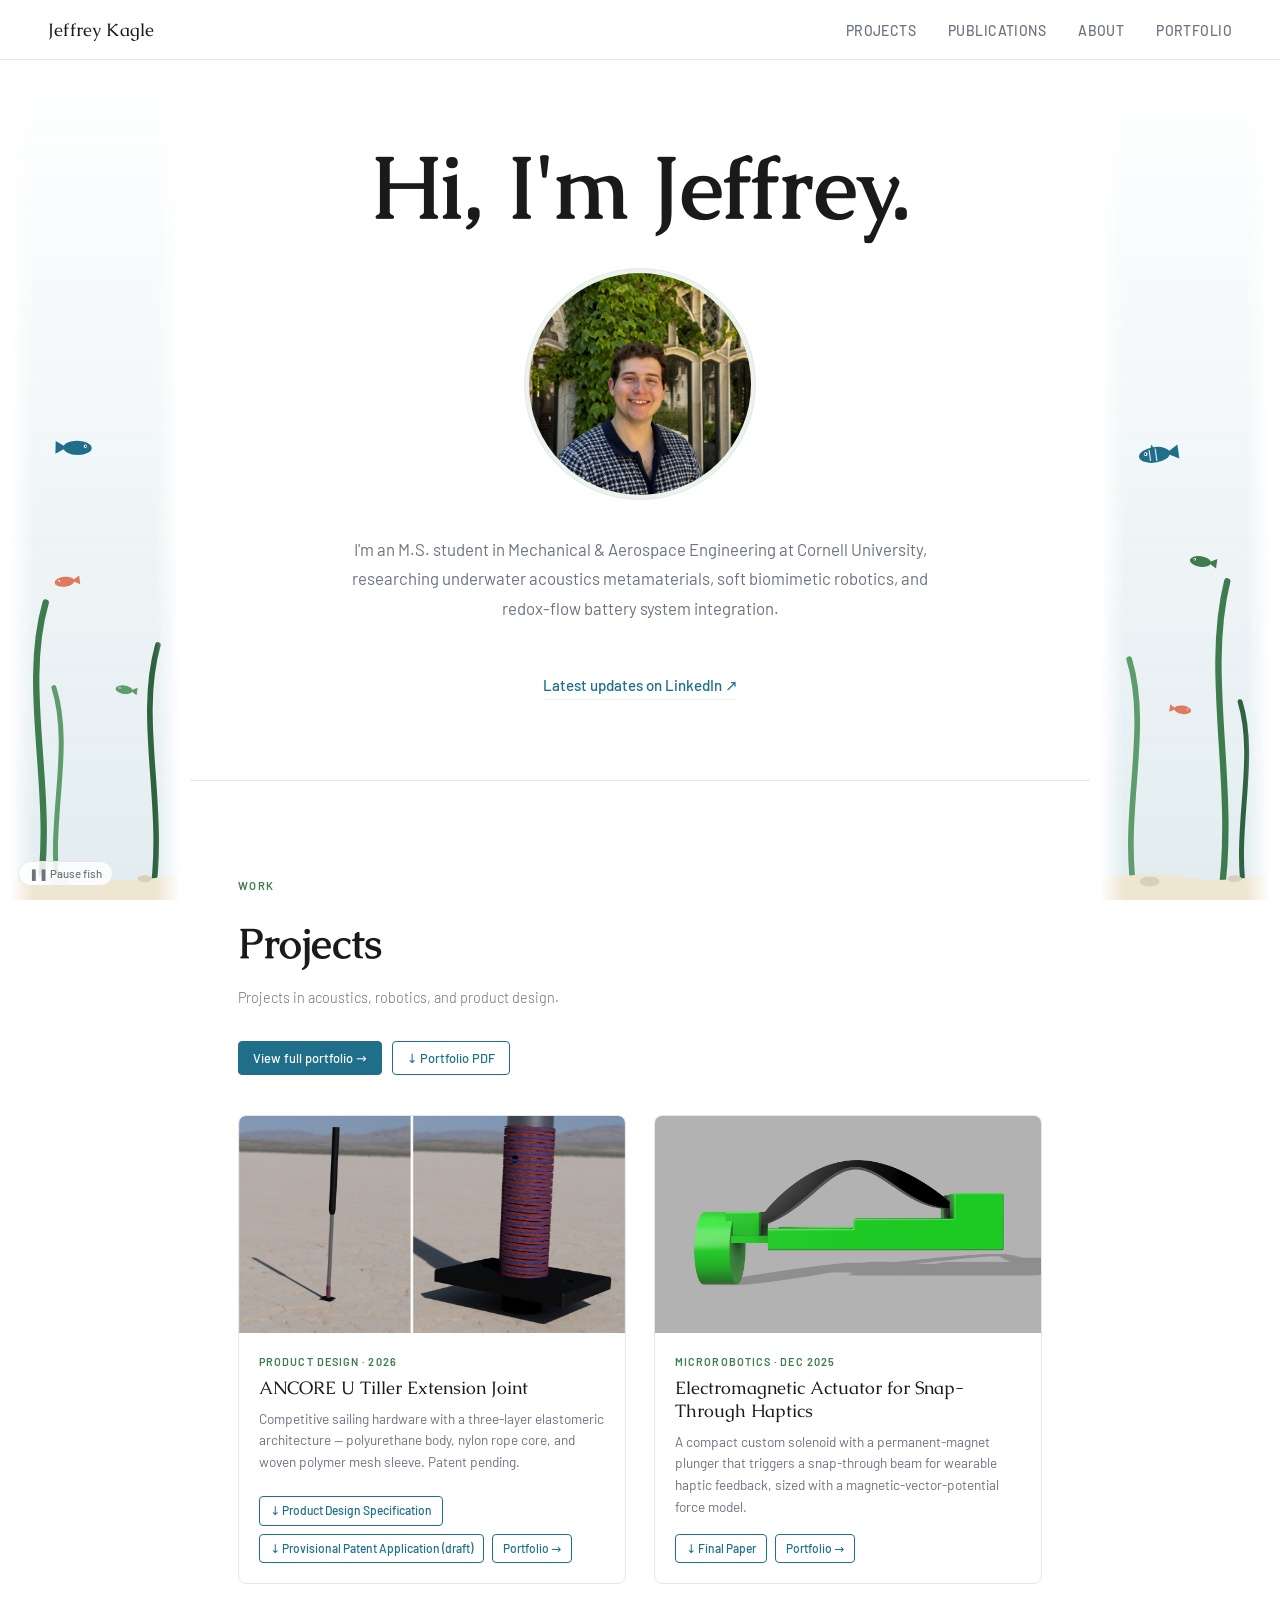
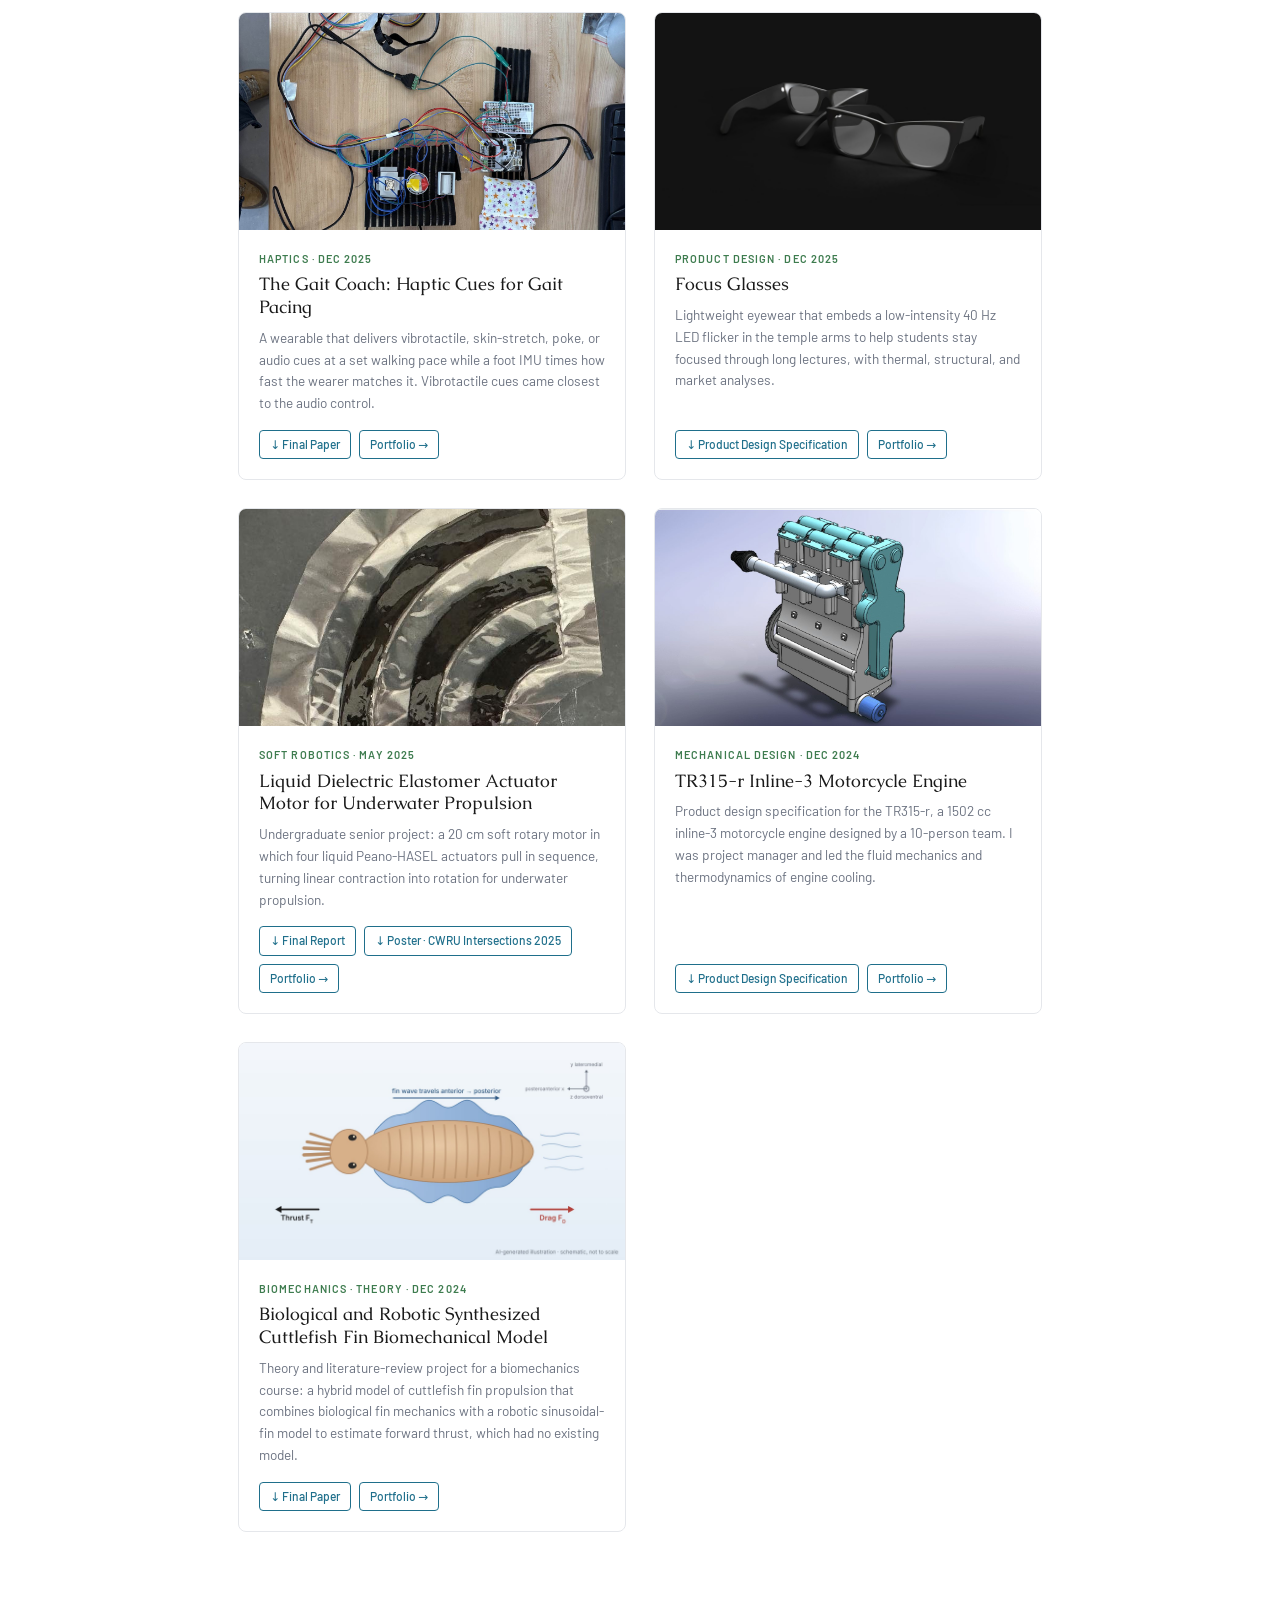
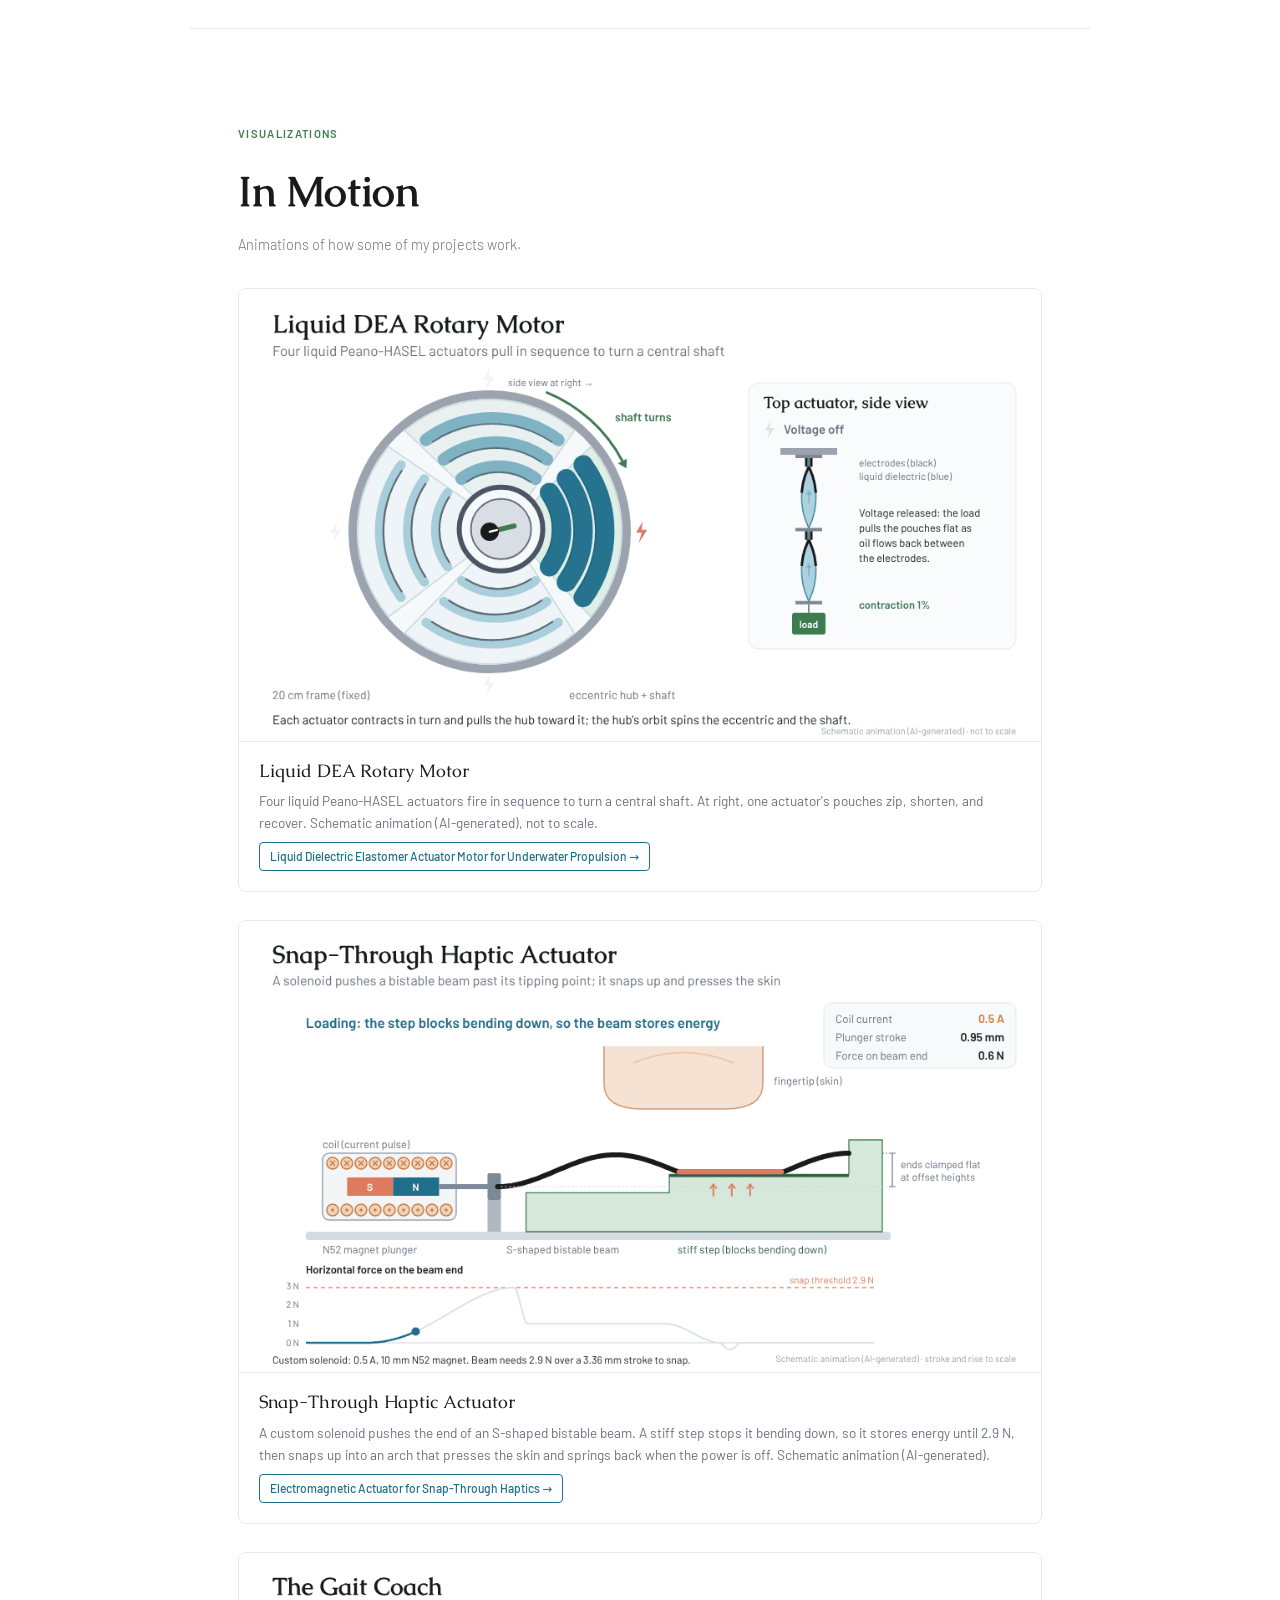
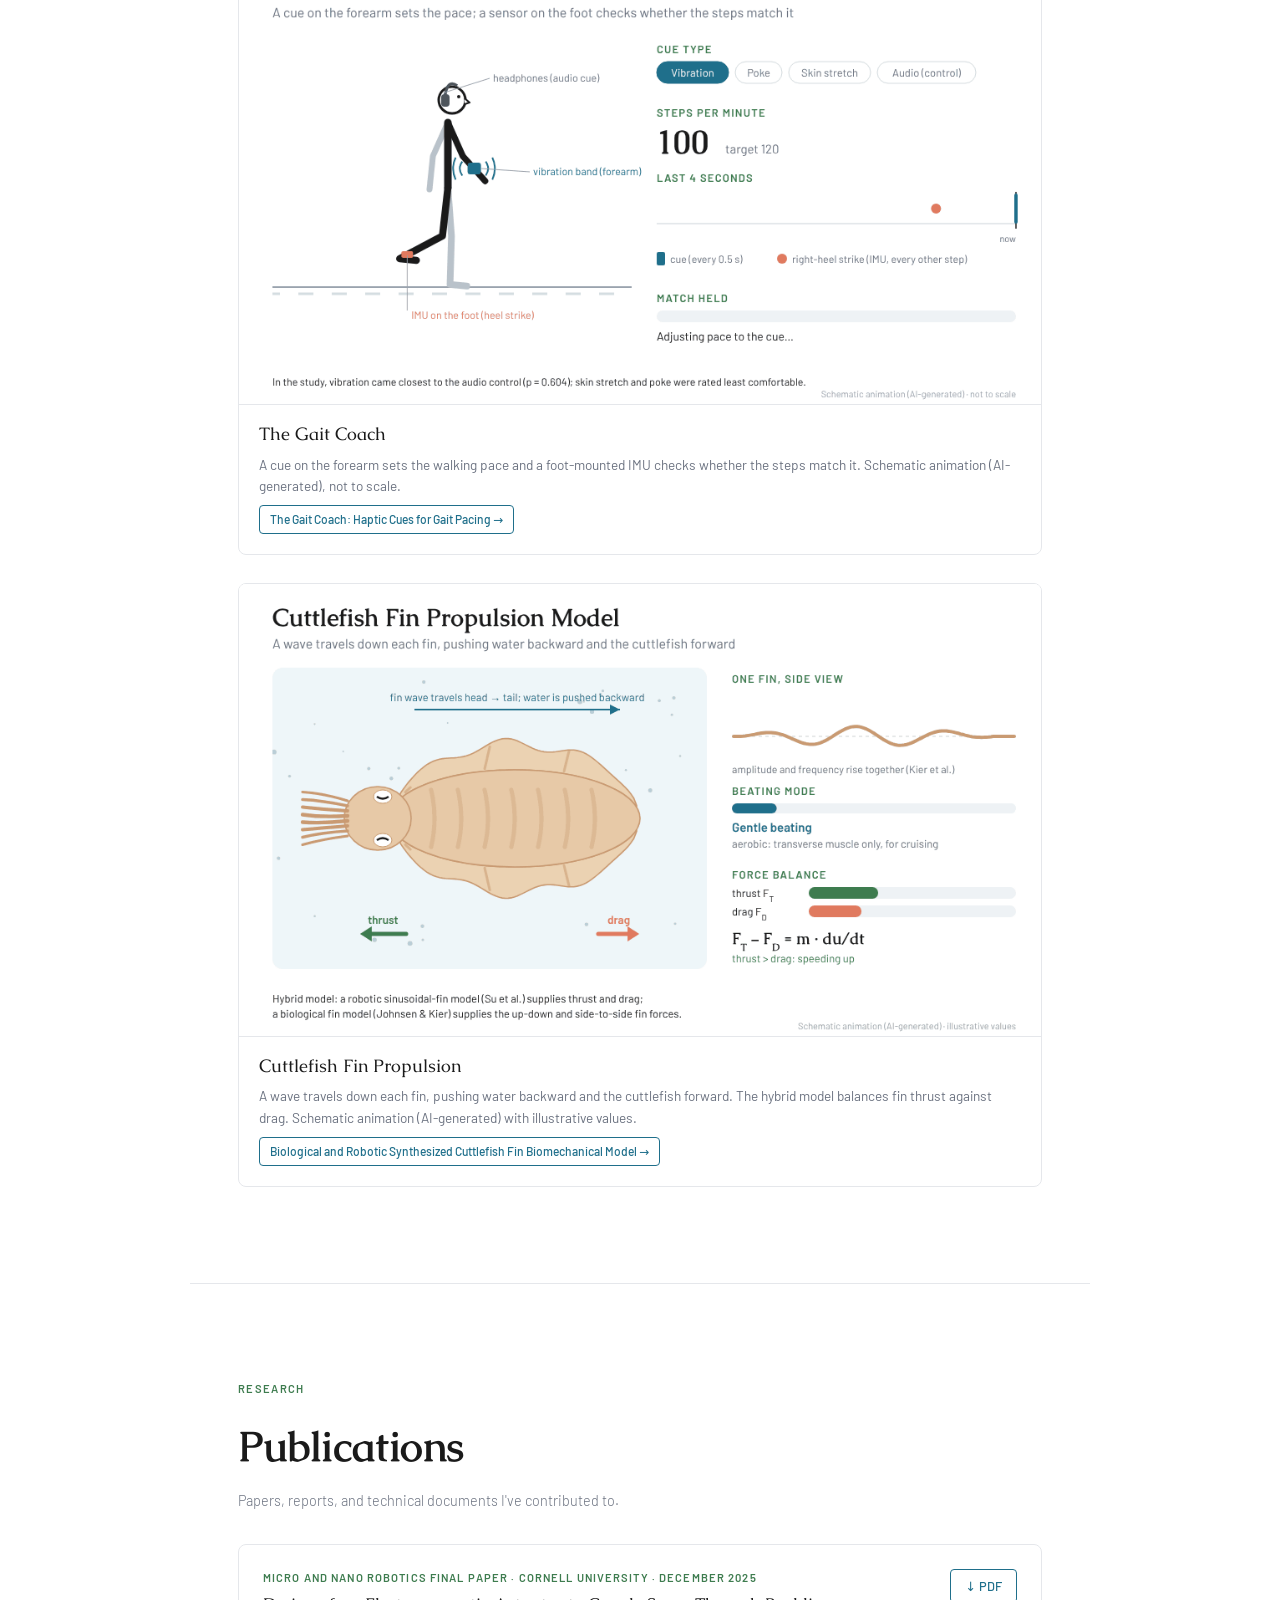
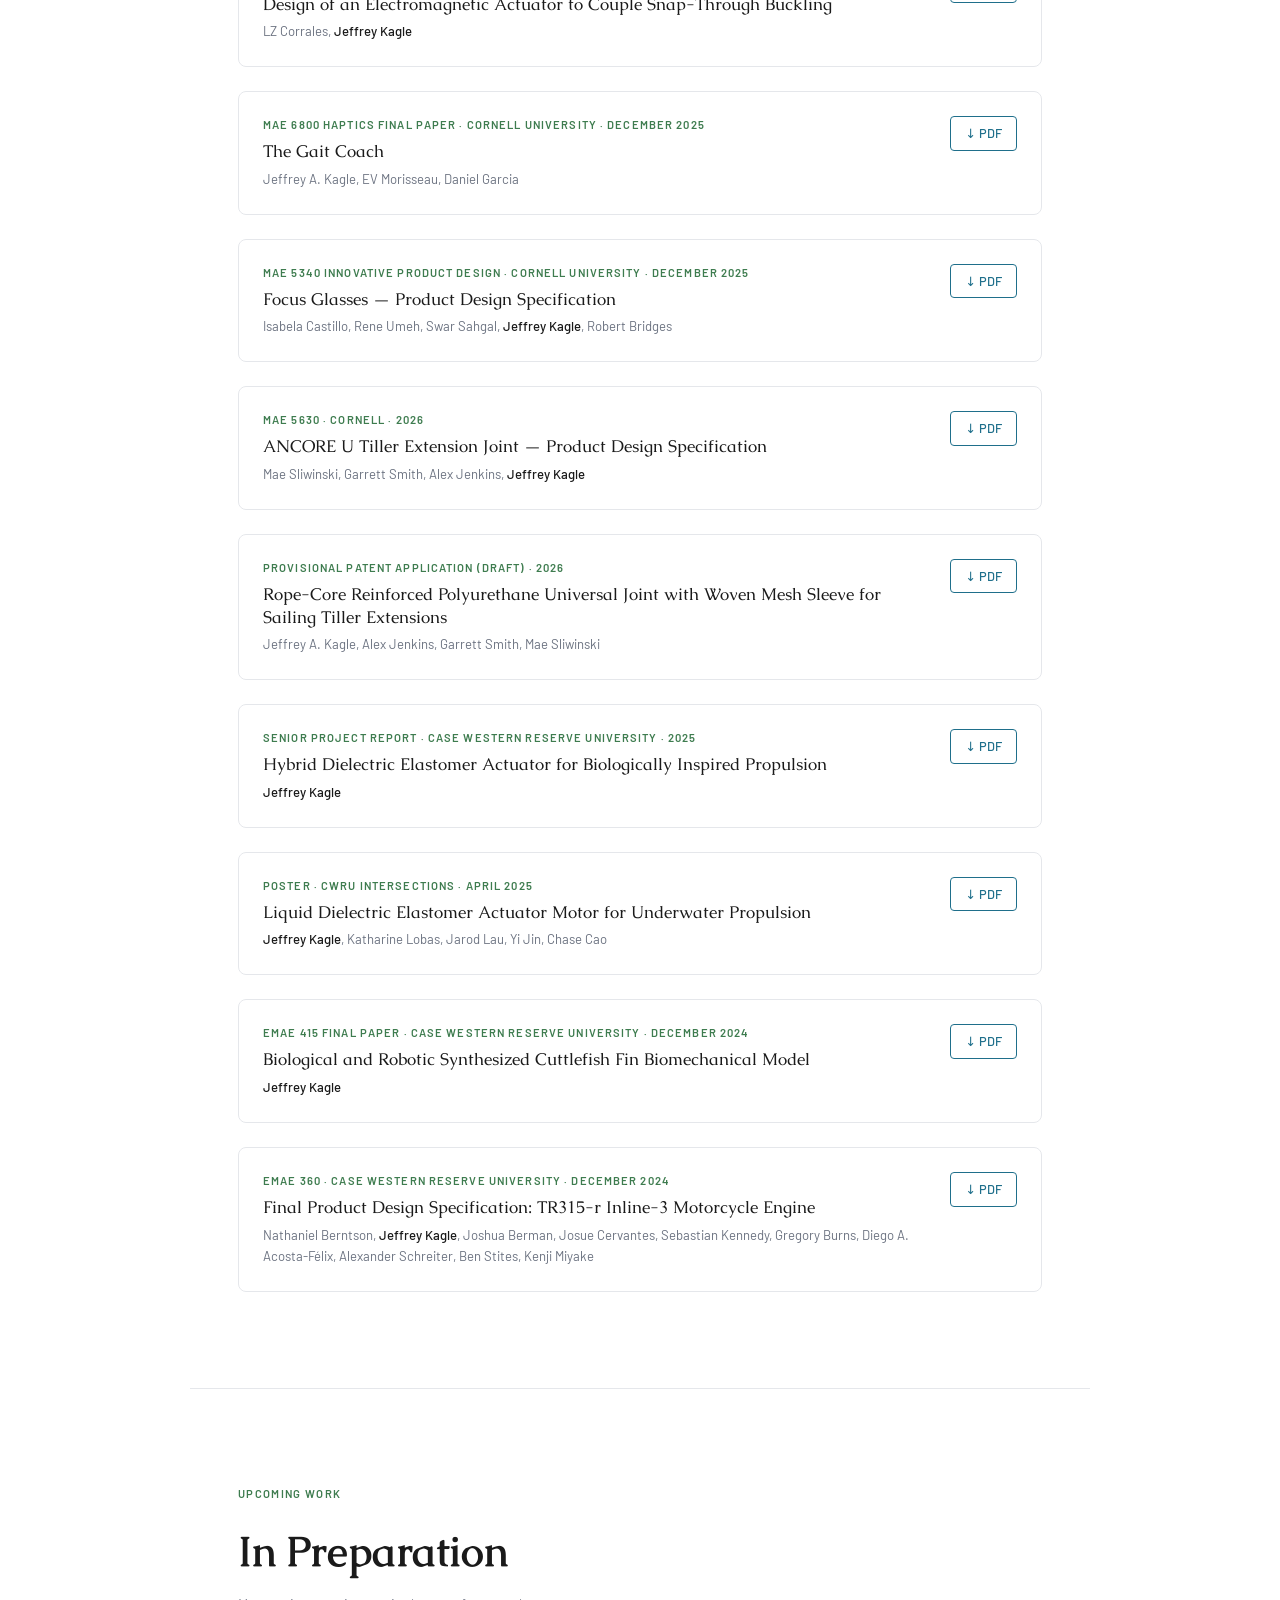
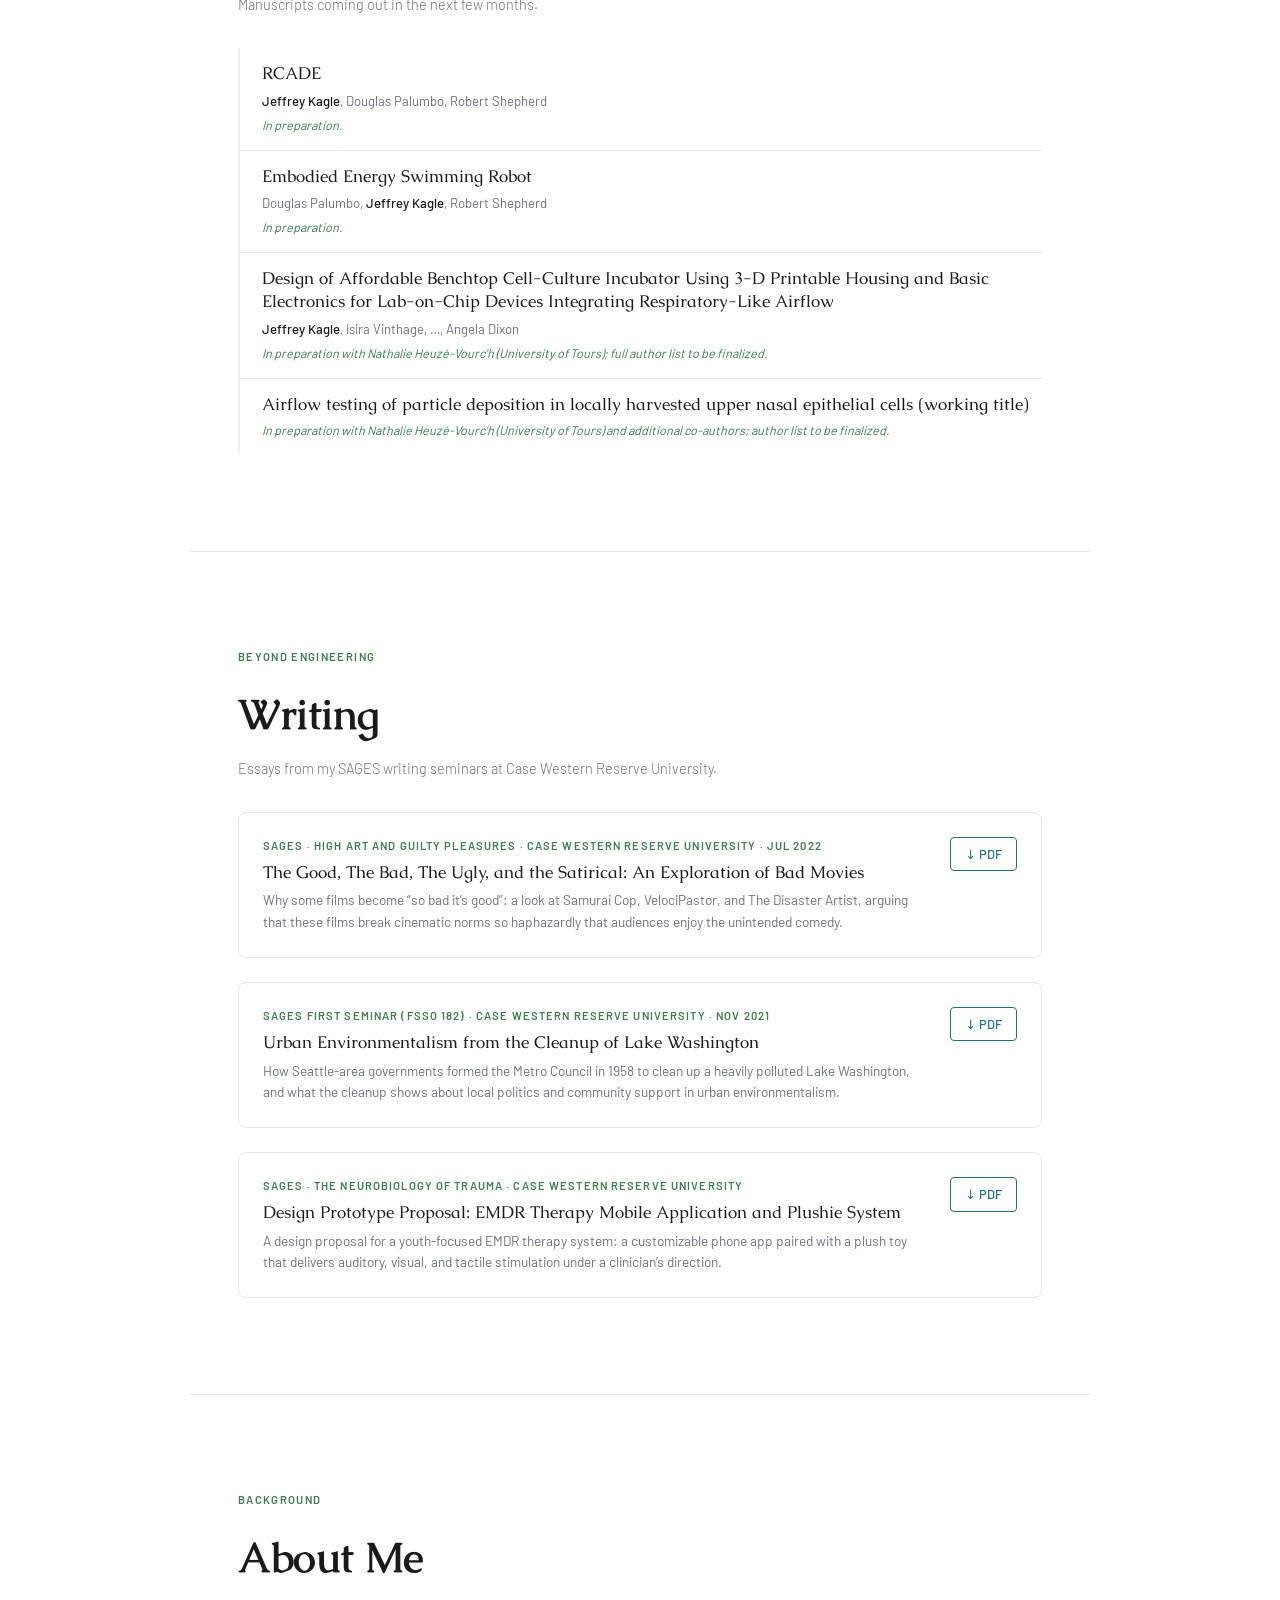
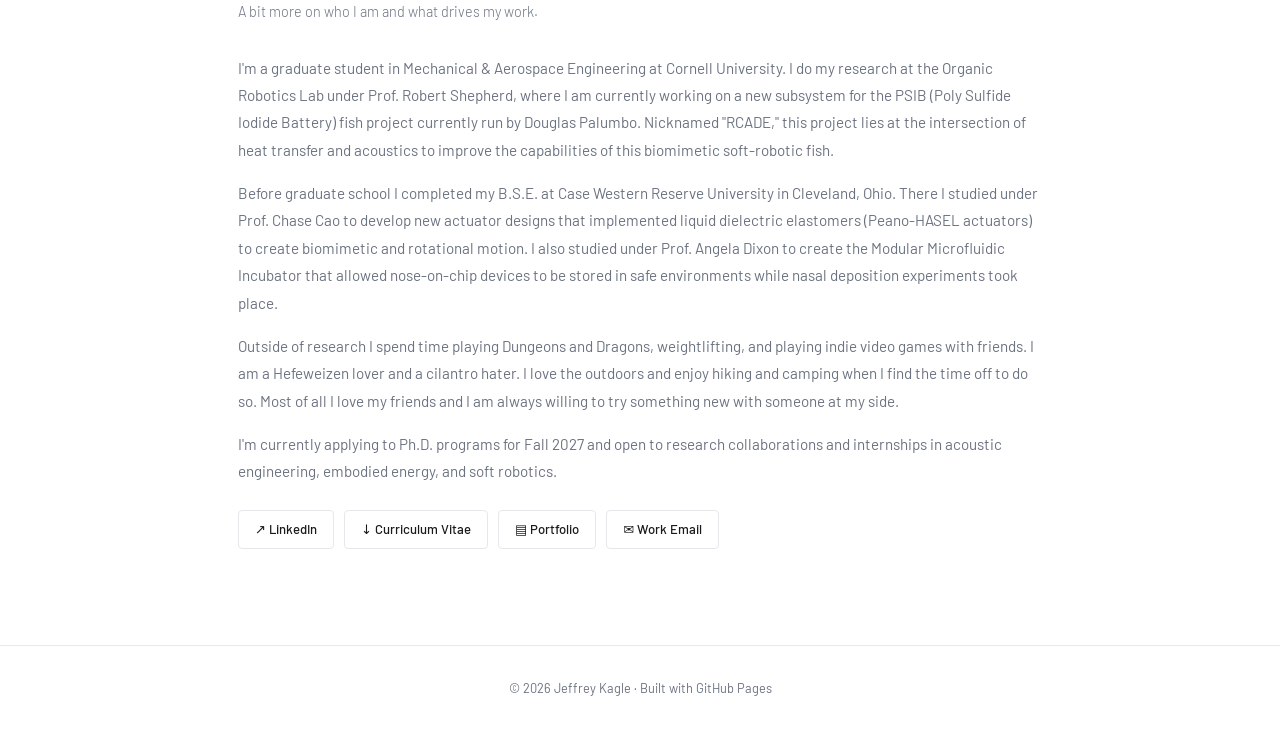
<file: index.html>
<!DOCTYPE html>
<html lang="en">
<head>
  <meta charset="UTF-8" />
  <meta name="viewport" content="width=device-width, initial-scale=1.0" />
  <title>Jeffrey Kagle</title>
  <meta name="description" content="Jeffrey Kagle — M.S. student in Mechanical & Aerospace Engineering at Cornell. Projects and publications in acoustics, soft robotics, and product design." />
  <link rel="preload" href="assets/fonts/caudex-latin-700-normal.woff2" as="font" type="font/woff2" crossorigin />
  <link rel="icon" href="assets/favicon.svg" type="image/svg+xml" />
  <link rel="icon" href="assets/favicon-32.png" sizes="32x32" type="image/png" />
  <link rel="apple-touch-icon" href="assets/apple-touch-icon.png" />
  <link rel="stylesheet" href="assets/style.css?v=ccc3d9dee4" />
  <style>
    /* Aquarium sides live with the page markup so a cached page and its aquarium styles always match. */
    /* ── AQUARIUM SIDES (desktop only, decorative) ── */
    .tank { display: none; }
    @media (min-width: 1240px) {
      .tank {
        display: block; position: fixed; top: 60px; bottom: 0; z-index: 0; pointer-events: none;
        width: min(300px, calc((100vw - 900px) / 2 - 20px));
      }
      .tank {
        background: linear-gradient(to bottom, rgba(31,111,139,0) 0%, rgba(31,111,139,.05) 40%, rgba(31,111,139,.13) 100%);
        -webkit-mask-image: linear-gradient(to right, transparent, #000 14%, #000 86%, transparent);
        mask-image: linear-gradient(to right, transparent, #000 14%, #000 86%, transparent);
      }
      .tank svg { position: absolute; bottom: 0; left: 0; width: 100%; height: 100%; }
      .tank-left { left: 10px; }
      .tank-right { right: 10px; }
      section, footer { position: relative; z-index: 1; }
    }
    .kelp { transform-box: fill-box; transform-origin: 50% 100%; animation: sway 10s ease-in-out infinite alternate; }
    .kelp.k2 { animation-duration: 13s; animation-delay: -3s; }
    .kelp.k3 { animation-duration: 9s; animation-delay: -1s; }
    @keyframes sway { from { transform: rotate(-1.8deg); } to { transform: rotate(1.8deg); } }
    .bubble { animation: rise 18s linear infinite; opacity: 0; }
    .bubble.b2 { animation-delay: -3s; animation-duration: 12s; }
    .bubble.b3 { animation-delay: -9s; animation-duration: 22s; }
    .bubble.b4 { animation-delay: -8s; animation-duration: 14s; }
    @keyframes rise { 0% { transform: translateY(0); opacity: 0; } 10% { opacity: .8; } 90% { opacity: .5; } 100% { transform: translateY(-620px); opacity: 0; } }
    .tail { transform-box: fill-box; transform-origin: 0% 50%; animation: wiggle 1.4s ease-in-out infinite alternate; }
    @keyframes wiggle { from { transform: rotate(-7deg); } to { transform: rotate(7deg); } }
    @media (prefers-reduced-motion: reduce) { .tail { animation-duration: 2.6s; } }
    .aq-paused .kelp, .aq-paused .bubble, .aq-paused .tail { animation-play-state: paused; }
    .aq-toggle { display: none; }
    @media (min-width: 1240px) {
      .aq-toggle { display: inline-flex; align-items: center; gap: 6px; position: fixed; left: 18px; bottom: 14px; z-index: 2;
        font: 500 0.72rem var(--sans); color: var(--mid); background: rgba(255,255,255,.85); border: 1px solid var(--border);
        border-radius: 999px; padding: 4px 10px; cursor: pointer; }
      .aq-toggle:hover { color: var(--accent); border-color: var(--accent); }
    }
    @media print { .tank { display: none !important; } }
  </style>
</head>
<body>
  <!--
    Content in the BUILD regions below is generated from data/site.json.
    Edit the data file, then run:  python3 tools/build.py
  -->

  <nav>
    <a href="#home" class="nav-logo">Jeffrey Kagle</a>
    <ul class="nav-links">
      <li><a href="#projects">Projects</a></li>
      <li><a href="#publications">Publications</a></li>
      <li><a href="#about">About</a></li>
      <li><a href="portfolio.html">Portfolio</a></li>
    </ul>
  </nav>

  <!-- decorative aquarium sides (desktop only; fish behaviour in the script at the end) -->
  <div class="tank tank-left" aria-hidden="true" hidden><svg viewBox="0 0 240 900" preserveAspectRatio="xMidYMax meet">
    <path class="kelp k1" d="M40,900 C66,753.0 14,606.0 50.4,480" stroke="#3E7C4F" stroke-width="9" fill="none" stroke-linecap="round"/><path class="kelp k2" d="M70,900 C50,795.0 90,690.0 62.0,600" stroke="#5E9C6C" stroke-width="7" fill="none" stroke-linecap="round"/><path class="kelp k3" d="M200,900 C222,774.0 178,648.0 208.8,540" stroke="#2F6340" stroke-width="8" fill="none" stroke-linecap="round"/>
    <circle class="bubble b1" cx="130" cy="880" r="5" fill="none" stroke="#1F6F8B" stroke-width="1.5"/><circle class="bubble b3" cx="124" cy="876" r="4.5" fill="none" stroke="#1F6F8B" stroke-width="1.5"/><g class="fish" data-scale="1" data-speed="0.26"><polygon class="tail" points="15,0 31,-9 31,9" fill="#1F6F8B"/><ellipse cx="0" cy="0" rx="20" ry="10" fill="#1F6F8B"/><circle cx="-11" cy="-2.5" r="2.4" fill="#fff"/><circle cx="-11.5" cy="-2.5" r="1.1" fill="#1A1A1A"/></g><g class="fish" data-scale="0.7" data-speed="0.32"><polygon class="tail" points="15,0 31,-9 31,9" fill="#E07A5F"/><ellipse cx="0" cy="0" rx="20" ry="10" fill="#E07A5F"/><circle cx="-11" cy="-2.5" r="2.4" fill="#fff"/><circle cx="-11.5" cy="-2.5" r="1.1" fill="#1A1A1A"/></g><g class="fish" data-scale="0.6" data-speed="0.28"><polygon class="tail" points="15,0 31,-9 31,9" fill="#5E9C6C"/><ellipse cx="0" cy="0" rx="20" ry="10" fill="#5E9C6C"/><circle cx="-11" cy="-2.5" r="2.4" fill="#fff"/><circle cx="-11.5" cy="-2.5" r="1.1" fill="#1A1A1A"/></g><path d="M0,872 Q60,858 120,868 T240,862 V900 H0 Z" fill="#EFE6D2"/><ellipse cx="70" cy="874" rx="14" ry="7" fill="#D8CFBD"/><ellipse cx="190" cy="870" rx="10" ry="5" fill="#D8CFBD"/>
  </svg></div>
  <div class="tank tank-right" aria-hidden="true" hidden><svg viewBox="0 0 240 900" preserveAspectRatio="xMidYMax meet">
    <path class="kelp k2" d="M50,900 C28,781.0 72,662.0 41.2,560" stroke="#5E9C6C" stroke-width="8" fill="none" stroke-linecap="round"/><path class="kelp k1" d="M170,900 C194,742.5 146,585.0 179.6,450" stroke="#3E7C4F" stroke-width="9" fill="none" stroke-linecap="round"/><path class="kelp k3" d="M205,900 C187,802.0 223,704.0 197.8,620" stroke="#2F6340" stroke-width="7" fill="none" stroke-linecap="round"/>
    <circle class="bubble b1" cx="110" cy="880" r="5" fill="none" stroke="#1F6F8B" stroke-width="1.5"/><circle class="bubble b3" cx="104" cy="876" r="4.5" fill="none" stroke="#1F6F8B" stroke-width="1.5"/><g class="fish" data-scale="1.1" data-speed="0.24"><polygon class="tail" points="15,0 31,-9 31,9" fill="#1F6F8B"/><ellipse cx="0" cy="0" rx="20" ry="10" fill="#1F6F8B"/><circle cx="-11" cy="-2.5" r="2.4" fill="#fff"/><circle cx="-11.5" cy="-2.5" r="1.1" fill="#1A1A1A"/><path d="M-6,-7 v14 M2,-8 v16" stroke="#fff" stroke-width="1.6" opacity=".8"/><circle cx="-2" cy="-10" r="1.6" fill="#1F6F8B"/><path d="M-2,-9 v-4" stroke="#1F6F8B" stroke-width="1.4"/></g><g class="fish" data-scale="0.75" data-speed="0.3"><polygon class="tail" points="15,0 31,-9 31,9" fill="#3E7C4F"/><ellipse cx="0" cy="0" rx="20" ry="10" fill="#3E7C4F"/><circle cx="-11" cy="-2.5" r="2.4" fill="#fff"/><circle cx="-11.5" cy="-2.5" r="1.1" fill="#1A1A1A"/></g><g class="fish" data-scale="0.6" data-speed="0.32"><polygon class="tail" points="15,0 31,-9 31,9" fill="#E07A5F"/><ellipse cx="0" cy="0" rx="20" ry="10" fill="#E07A5F"/><circle cx="-11" cy="-2.5" r="2.4" fill="#fff"/><circle cx="-11.5" cy="-2.5" r="1.1" fill="#1A1A1A"/></g><path d="M0,872 Q60,858 120,868 T240,862 V900 H0 Z" fill="#EFE6D2"/><ellipse cx="70" cy="874" rx="14" ry="7" fill="#D8CFBD"/><ellipse cx="190" cy="870" rx="10" ry="5" fill="#D8CFBD"/>
  </svg></div>
  <button class="aq-toggle" type="button" aria-pressed="false">❚❚ Pause fish</button>

  <!-- HERO -->
  <section id="home">
    <h1 class="hero-greeting">Hi, I'm Jeffrey.</h1>

    <img src="assets/personalwebphoto.jpg" alt="Jeffrey Kagle" class="hero-photo" width="160" height="160" />

    <p class="hero-bio">
      I'm an M.S. student in Mechanical &amp; Aerospace Engineering at Cornell University,
      researching underwater acoustics metamaterials, soft biomimetic robotics, and redox-flow battery system integration.
    </p>

    <a class="hero-link" href="https://www.linkedin.com/in/jeffrey-kagle-548aba225/" target="_blank" rel="noopener">Latest updates on LinkedIn ↗</a>
  </section>

  <!-- PROJECTS -->
  <section id="projects">
    <p class="updates-label">Work</p>
    <h2 class="section-title">Projects</h2>
    <p class="section-subtitle">Projects in acoustics, robotics, and product design.</p>
    <div class="section-actions">
      <a href="portfolio.html" class="btn btn-solid">View full portfolio →</a>
      <a href="assets/portfolio.pdf?v=14a3320907" class="btn" target="_blank" rel="noopener" data-goatcounter-click="download-portfolio">↓ Portfolio PDF</a>
    </div>

    <div class="portfolio-grid">
<!-- BUILD:projects -->
      <article class="project-card" id="project-ancore-tiller-extension">
        <a class="project-cover" href="assets/PDS%20-%20Tiller%20Extension%20%283%29.pdf" target="_blank" rel="noopener" title="Open the full document (PDF)" data-goatcounter-click="download-ancore-tiller-extension"><img src="assets/img/ancore-tiller-extension/cover.jpg" alt="CAD rendering of the ANCORE tiller extension and its mesh-sleeved joint" class="project-img" loading="lazy" /><span class="project-cover-badge">↓ PDF</span></a>
        <div class="project-body">
          <p class="project-tag">Product Design · 2026</p>
          <h3 class="project-title">ANCORE U Tiller Extension Joint</h3>
          <p class="project-desc">Competitive sailing hardware with a three-layer elastomeric architecture — polyurethane body, nylon rope core, and woven polymer mesh sleeve. Patent pending.</p>
          <div class="project-actions"><a class="btn btn-sm" href="assets/PDS%20-%20Tiller%20Extension%20%283%29.pdf" target="_blank" rel="noopener" data-goatcounter-click="download-ancore-tiller-extension">↓ Product Design Specification</a><a class="btn btn-sm" href="assets/docs/ancore-tiller-extension-patent.pdf" target="_blank" rel="noopener" data-goatcounter-click="download-ancore-tiller-extension-patent">↓ Provisional Patent Application (draft)</a><a class="btn btn-sm" href="portfolio.html#ancore-tiller-extension">Portfolio →</a></div>
        </div>
      </article>
      <article class="project-card" id="project-snap-through-actuator">
        <a class="project-cover" href="assets/MicroandNanoRoboticsProject.pdf" target="_blank" rel="noopener" title="Open the full document (PDF)" data-goatcounter-click="download-snap-through-actuator"><img src="assets/img/snap-through-actuator/cover.jpg" alt="CAD render of the snap-through beam after snapping" class="project-img" loading="lazy" /><span class="project-cover-badge">↓ PDF</span></a>
        <div class="project-body">
          <p class="project-tag">Microrobotics · Dec 2025</p>
          <h3 class="project-title">Electromagnetic Actuator for Snap-Through Haptics</h3>
          <p class="project-desc">A compact custom solenoid with a permanent-magnet plunger that triggers a snap-through beam for wearable haptic feedback, sized with a magnetic-vector-potential force model.</p>
          <div class="project-actions"><a class="btn btn-sm" href="assets/MicroandNanoRoboticsProject.pdf" target="_blank" rel="noopener" data-goatcounter-click="download-snap-through-actuator">↓ Final Paper</a><a class="btn btn-sm" href="portfolio.html#snap-through-actuator">Portfolio →</a></div>
        </div>
      </article>
      <article class="project-card" id="project-gait-coach">
        <a class="project-cover" href="assets/Gait%20Coach%20Final%20Paper.pdf" target="_blank" rel="noopener" title="Open the full document (PDF)" data-goatcounter-click="download-gait-coach"><img src="assets/img/gait-coach/cover.jpg" alt="The Gait Coach hardware: forearm haptic band, electronics, IMU strap, and headphones" class="project-img" loading="lazy" /><span class="project-cover-badge">↓ PDF</span></a>
        <div class="project-body">
          <p class="project-tag">Haptics · Dec 2025</p>
          <h3 class="project-title">The Gait Coach: Haptic Cues for Gait Pacing</h3>
          <p class="project-desc">A wearable that delivers vibrotactile, skin-stretch, poke, or audio cues at a set walking pace while a foot IMU times how fast the wearer matches it. Vibrotactile cues came closest to the audio control.</p>
          <div class="project-actions"><a class="btn btn-sm" href="assets/Gait%20Coach%20Final%20Paper.pdf" target="_blank" rel="noopener" data-goatcounter-click="download-gait-coach">↓ Final Paper</a><a class="btn btn-sm" href="portfolio.html#gait-coach">Portfolio →</a></div>
        </div>
      </article>
      <article class="project-card" id="project-focus-glasses">
        <a class="project-cover" href="assets/docs/focus-glasses.pdf" target="_blank" rel="noopener" title="Open the full document (PDF)" data-goatcounter-click="download-focus-glasses"><img src="assets/img/focus-glasses/cover.jpg" alt="Renders of the Focus Glasses" class="project-img" loading="lazy" /><span class="project-cover-badge">↓ PDF</span></a>
        <div class="project-body">
          <p class="project-tag">Product Design · Dec 2025</p>
          <h3 class="project-title">Focus Glasses</h3>
          <p class="project-desc">Lightweight eyewear that embeds a low-intensity 40 Hz LED flicker in the temple arms to help students stay focused through long lectures, with thermal, structural, and market analyses.</p>
          <div class="project-actions"><a class="btn btn-sm" href="assets/docs/focus-glasses.pdf" target="_blank" rel="noopener" data-goatcounter-click="download-focus-glasses">↓ Product Design Specification</a><a class="btn btn-sm" href="portfolio.html#focus-glasses">Portfolio →</a></div>
        </div>
      </article>
      <article class="project-card" id="project-hasel-rotary-actuator">
        <a class="project-cover" href="assets/docs/hasel-rotary-actuator.pdf" target="_blank" rel="noopener" title="Open the full document (PDF)" data-goatcounter-click="download-hasel-rotary-actuator"><img src="assets/img/hasel-rotary-actuator/cover.jpg" alt="Fabricated quarter-circle Peano-HASEL actuator with painted carbon electrodes" class="project-img" loading="lazy" /><span class="project-cover-badge">↓ PDF</span></a>
        <div class="project-body">
          <p class="project-tag">Soft Robotics · May 2025</p>
          <h3 class="project-title">Liquid Dielectric Elastomer Actuator Motor for Underwater Propulsion</h3>
          <p class="project-desc">Undergraduate senior project: a 20 cm soft rotary motor in which four liquid Peano-HASEL actuators pull in sequence, turning linear contraction into rotation for underwater propulsion.</p>
          <div class="project-actions"><a class="btn btn-sm" href="assets/docs/hasel-rotary-actuator.pdf" target="_blank" rel="noopener" data-goatcounter-click="download-hasel-rotary-actuator">↓ Final Report</a><a class="btn btn-sm" href="assets/docs/hasel-rotary-actuator-poster.pdf" target="_blank" rel="noopener" data-goatcounter-click="download-hasel-rotary-actuator-poster">↓ Poster · CWRU Intersections 2025</a><a class="btn btn-sm" href="portfolio.html#hasel-rotary-actuator">Portfolio →</a></div>
        </div>
      </article>
      <article class="project-card" id="project-inline-3-engine">
        <a class="project-cover" href="assets/docs/inline-3-engine.pdf" target="_blank" rel="noopener" title="Open the full document (PDF)" data-goatcounter-click="download-inline-3-engine"><img src="assets/img/inline-3-engine/cad.jpg" alt="CAD model of the TR315-r inline-3 engine" class="project-img" loading="lazy" /><span class="project-cover-badge">↓ PDF</span></a>
        <div class="project-body">
          <p class="project-tag">Mechanical Design · Dec 2024</p>
          <h3 class="project-title">TR315-r Inline-3 Motorcycle Engine</h3>
          <p class="project-desc">Product design specification for the TR315-r, a 1502 cc inline-3 motorcycle engine designed by a 10-person team. I was project manager and led the fluid mechanics and thermodynamics of engine cooling.</p>
          <div class="project-actions"><a class="btn btn-sm" href="assets/docs/inline-3-engine.pdf" target="_blank" rel="noopener" data-goatcounter-click="download-inline-3-engine">↓ Product Design Specification</a><a class="btn btn-sm" href="portfolio.html#inline-3-engine">Portfolio →</a></div>
        </div>
      </article>
      <article class="project-card" id="project-cuttlefish-hybrid-model">
        <a class="project-cover" href="assets/docs/cuttlefish-hybrid-model.pdf" target="_blank" rel="noopener" title="Open the full document (PDF)" data-goatcounter-click="download-cuttlefish-hybrid-model"><img src="assets/img/cuttlefish-hybrid-model/cover.jpg" alt="AI-generated illustration of a cuttlefish seen from above, with rippling fins and thrust and drag arrows" class="project-img" loading="lazy" /><span class="project-cover-badge">↓ PDF</span></a>
        <div class="project-body">
          <p class="project-tag">Biomechanics · Theory · Dec 2024</p>
          <h3 class="project-title">Biological and Robotic Synthesized Cuttlefish Fin Biomechanical Model</h3>
          <p class="project-desc">Theory and literature-review project for a biomechanics course: a hybrid model of cuttlefish fin propulsion that combines biological fin mechanics with a robotic sinusoidal-fin model to estimate forward thrust, which had no existing model.</p>
          <div class="project-actions"><a class="btn btn-sm" href="assets/docs/cuttlefish-hybrid-model.pdf" target="_blank" rel="noopener" data-goatcounter-click="download-cuttlefish-hybrid-model">↓ Final Paper</a><a class="btn btn-sm" href="portfolio.html#cuttlefish-hybrid-model">Portfolio →</a></div>
        </div>
      </article>
<!-- /BUILD:projects -->
    </div>
  </section>

  <!-- IN MOTION: project animations (built from data/site.json "visualizations") -->
  <section id="in-motion">
    <p class="updates-label">Visualizations</p>
    <h2 class="section-title">In Motion</h2>
    <p class="section-subtitle">Animations of how some of my projects work.</p>

    <div class="viz-grid">
<!-- BUILD:visuals -->
      <figure class="viz-card">
        <img src="assets/img/hasel-rotary-actuator/motor-animation.gif" alt="Four liquid Peano-HASEL actuators fire in sequence to turn a central shaft. At right, one actuator&#x27;s pouches zip, shorten, and recover. Schematic animation (AI-generated), not to scale." loading="lazy" />
        <figcaption>
          <h3 class="project-title">Liquid DEA Rotary Motor</h3>
          <p class="project-desc">Four liquid Peano-HASEL actuators fire in sequence to turn a central shaft. At right, one actuator&#x27;s pouches zip, shorten, and recover. Schematic animation (AI-generated), not to scale.</p>
          <a class="btn btn-sm" href="portfolio.html#hasel-rotary-actuator">Liquid Dielectric Elastomer Actuator Motor for Underwater Propulsion →</a>
        </figcaption>
      </figure>
      <figure class="viz-card">
        <img src="assets/img/snap-through-actuator/snap-animation.gif" alt="A custom solenoid pushes the end of an S-shaped bistable beam. A stiff step stops it bending down, so it stores energy until 2.9 N, then snaps up into an arch that presses the skin and springs back when the power is off. Schematic animation (AI-generated)." loading="lazy" />
        <figcaption>
          <h3 class="project-title">Snap-Through Haptic Actuator</h3>
          <p class="project-desc">A custom solenoid pushes the end of an S-shaped bistable beam. A stiff step stops it bending down, so it stores energy until 2.9 N, then snaps up into an arch that presses the skin and springs back when the power is off. Schematic animation (AI-generated).</p>
          <a class="btn btn-sm" href="portfolio.html#snap-through-actuator">Electromagnetic Actuator for Snap-Through Haptics →</a>
        </figcaption>
      </figure>
      <figure class="viz-card">
        <img src="assets/img/gait-coach/gait-animation.gif" alt="A cue on the forearm sets the walking pace and a foot-mounted IMU checks whether the steps match it. Schematic animation (AI-generated), not to scale." loading="lazy" />
        <figcaption>
          <h3 class="project-title">The Gait Coach</h3>
          <p class="project-desc">A cue on the forearm sets the walking pace and a foot-mounted IMU checks whether the steps match it. Schematic animation (AI-generated), not to scale.</p>
          <a class="btn btn-sm" href="portfolio.html#gait-coach">The Gait Coach: Haptic Cues for Gait Pacing →</a>
        </figcaption>
      </figure>
      <figure class="viz-card">
        <img src="assets/img/cuttlefish-hybrid-model/fin-animation.gif" alt="A wave travels down each fin, pushing water backward and the cuttlefish forward. The hybrid model balances fin thrust against drag. Schematic animation (AI-generated) with illustrative values." loading="lazy" />
        <figcaption>
          <h3 class="project-title">Cuttlefish Fin Propulsion</h3>
          <p class="project-desc">A wave travels down each fin, pushing water backward and the cuttlefish forward. The hybrid model balances fin thrust against drag. Schematic animation (AI-generated) with illustrative values.</p>
          <a class="btn btn-sm" href="portfolio.html#cuttlefish-hybrid-model">Biological and Robotic Synthesized Cuttlefish Fin Biomechanical Model →</a>
        </figcaption>
      </figure>
<!-- /BUILD:visuals -->
    </div>
  </section>

  <!-- PUBLICATIONS -->
  <section id="publications">
    <p class="updates-label">Research</p>
    <h2 class="section-title">Publications</h2>
    <p class="section-subtitle">Papers, reports, and technical documents I've contributed to.</p>

    <div class="pub-list">
<!-- BUILD:publications -->
      <div class="pub-item">
        <div class="pub-meta">
          <p class="pub-venue">Micro and Nano Robotics Final Paper · Cornell University · December 2025</p>
          <h3 class="pub-title">Design of an Electromagnetic Actuator to Couple Snap-Through Buckling</h3>
          <p class="pub-authors">LZ Corrales, <strong>Jeffrey Kagle</strong></p>
        </div>
        <a href="assets/MicroandNanoRoboticsProject.pdf" class="btn" target="_blank" rel="noopener" data-goatcounter-click="download-snap-through-actuator">↓ PDF</a>
      </div>
      <div class="pub-item">
        <div class="pub-meta">
          <p class="pub-venue">MAE 6800 Haptics Final Paper · Cornell University · December 2025</p>
          <h3 class="pub-title">The Gait Coach</h3>
          <p class="pub-authors">Jeffrey A. Kagle, EV Morisseau, Daniel Garcia</p>
        </div>
        <a href="assets/Gait%20Coach%20Final%20Paper.pdf" class="btn" target="_blank" rel="noopener" data-goatcounter-click="download-gait-coach">↓ PDF</a>
      </div>
      <div class="pub-item">
        <div class="pub-meta">
          <p class="pub-venue">MAE 5340 Innovative Product Design · Cornell University · December 2025</p>
          <h3 class="pub-title">Focus Glasses — Product Design Specification</h3>
          <p class="pub-authors">Isabela Castillo, Rene Umeh, Swar Sahgal, <strong>Jeffrey Kagle</strong>, Robert Bridges</p>
        </div>
        <a href="assets/docs/focus-glasses.pdf" class="btn" target="_blank" rel="noopener" data-goatcounter-click="download-focus-glasses">↓ PDF</a>
      </div>
      <div class="pub-item">
        <div class="pub-meta">
          <p class="pub-venue">MAE 5630 · Cornell · 2026</p>
          <h3 class="pub-title">ANCORE U Tiller Extension Joint — Product Design Specification</h3>
          <p class="pub-authors">Mae Sliwinski, Garrett Smith, Alex Jenkins, <strong>Jeffrey Kagle</strong></p>
        </div>
        <a href="assets/PDS%20-%20Tiller%20Extension%20%283%29.pdf" class="btn" target="_blank" rel="noopener" data-goatcounter-click="download-ancore-tiller-extension">↓ PDF</a>
      </div>
      <div class="pub-item">
        <div class="pub-meta">
          <p class="pub-venue">Provisional Patent Application (draft) · 2026</p>
          <h3 class="pub-title">Rope-Core Reinforced Polyurethane Universal Joint with Woven Mesh Sleeve for Sailing Tiller Extensions</h3>
          <p class="pub-authors">Jeffrey A. Kagle, Alex Jenkins, Garrett Smith, Mae Sliwinski</p>
        </div>
        <a href="assets/docs/ancore-tiller-extension-patent.pdf" class="btn" target="_blank" rel="noopener" data-goatcounter-click="download-ancore-tiller-extension-patent">↓ PDF</a>
      </div>
      <div class="pub-item">
        <div class="pub-meta">
          <p class="pub-venue">Senior Project Report · Case Western Reserve University · 2025</p>
          <h3 class="pub-title">Hybrid Dielectric Elastomer Actuator for Biologically Inspired Propulsion</h3>
          <p class="pub-authors"><strong>Jeffrey Kagle</strong></p>
        </div>
        <a href="assets/docs/hasel-rotary-actuator.pdf" class="btn" target="_blank" rel="noopener" data-goatcounter-click="download-hasel-rotary-actuator">↓ PDF</a>
      </div>
      <div class="pub-item">
        <div class="pub-meta">
          <p class="pub-venue">Poster · CWRU Intersections · April 2025</p>
          <h3 class="pub-title">Liquid Dielectric Elastomer Actuator Motor for Underwater Propulsion</h3>
          <p class="pub-authors"><strong>Jeffrey Kagle</strong>, Katharine Lobas, Jarod Lau, Yi Jin, Chase Cao</p>
        </div>
        <a href="assets/docs/hasel-rotary-actuator-poster.pdf" class="btn" target="_blank" rel="noopener" data-goatcounter-click="download-hasel-rotary-actuator-poster">↓ PDF</a>
      </div>
      <div class="pub-item">
        <div class="pub-meta">
          <p class="pub-venue">EMAE 415 Final Paper · Case Western Reserve University · December 2024</p>
          <h3 class="pub-title">Biological and Robotic Synthesized Cuttlefish Fin Biomechanical Model</h3>
          <p class="pub-authors"><strong>Jeffrey Kagle</strong></p>
        </div>
        <a href="assets/docs/cuttlefish-hybrid-model.pdf" class="btn" target="_blank" rel="noopener" data-goatcounter-click="download-cuttlefish-hybrid-model">↓ PDF</a>
      </div>
      <div class="pub-item">
        <div class="pub-meta">
          <p class="pub-venue">EMAE 360 · Case Western Reserve University · December 2024</p>
          <h3 class="pub-title">Final Product Design Specification: TR315-r Inline-3 Motorcycle Engine</h3>
          <p class="pub-authors">Nathaniel Berntson, <strong>Jeffrey Kagle</strong>, Joshua Berman, Josue Cervantes, Sebastian Kennedy, Gregory Burns, Diego A. Acosta-Félix, Alexander Schreiter, Ben Stites, Kenji Miyake</p>
        </div>
        <a href="assets/docs/inline-3-engine.pdf" class="btn" target="_blank" rel="noopener" data-goatcounter-click="download-inline-3-engine">↓ PDF</a>
      </div>
<!-- /BUILD:publications -->
    </div>
  </section>

  <!-- IN PREPARATION (website only; titles, authors, status — no summaries) -->
  <section id="in-preparation">
    <p class="updates-label">Upcoming Work</p>
    <h2 class="section-title">In Preparation</h2>
    <p class="section-subtitle">Manuscripts coming out in the next few months.</p>

    <div class="prep-list">
<!-- BUILD:inprep -->
      <div class="prep-item">
        <h3 class="pub-title">RCADE</h3>
        <p class="pub-authors"><strong>Jeffrey Kagle</strong>, Douglas Palumbo, Robert Shepherd</p>
        <p class="prep-status">In preparation.</p>
      </div>
      <div class="prep-item">
        <h3 class="pub-title">Embodied Energy Swimming Robot</h3>
        <p class="pub-authors">Douglas Palumbo, <strong>Jeffrey Kagle</strong>, Robert Shepherd</p>
        <p class="prep-status">In preparation.</p>
      </div>
      <div class="prep-item">
        <h3 class="pub-title">Design of Affordable Benchtop Cell-Culture Incubator Using 3-D Printable Housing and Basic Electronics for Lab-on-Chip Devices Integrating Respiratory-Like Airflow</h3>
        <p class="pub-authors"><strong>Jeffrey Kagle</strong>, Isira Vinthage, …, Angela Dixon</p>
        <p class="prep-status">In preparation with Nathalie Heuzé-Vourc’h (University of Tours); full author list to be finalized.</p>
      </div>
      <div class="prep-item">
        <h3 class="pub-title">Airflow testing of particle deposition in locally harvested upper nasal epithelial cells (working title)</h3>
        
        <p class="prep-status">In preparation with Nathalie Heuzé-Vourc’h (University of Tours) and additional co-authors; author list to be finalized.</p>
      </div>
<!-- /BUILD:inprep -->
    </div>
  </section>

  <!-- WRITING (website only, not in the portfolio) -->
  <section id="writing">
    <p class="updates-label">Beyond Engineering</p>
    <h2 class="section-title">Writing</h2>
    <p class="section-subtitle">Essays from my SAGES writing seminars at Case Western Reserve University.</p>

    <div class="pub-list">
<!-- BUILD:writing -->
      <div class="pub-item">
        <div class="pub-meta">
          <p class="pub-venue">SAGES · High Art and Guilty Pleasures · Case Western Reserve University · Jul 2022</p>
          <h3 class="pub-title">The Good, The Bad, The Ugly, and the Satirical: An Exploration of Bad Movies</h3>
          <p class="writing-summary">Why some films become “so bad it’s good”: a look at Samurai Cop, VelociPastor, and The Disaster Artist, arguing that these films break cinematic norms so haphazardly that audiences enjoy the unintended comedy.</p>
        </div>
        <a href="assets/docs/essay-good-bad-movies.pdf" class="btn" target="_blank" rel="noopener" data-goatcounter-click="download-essay-good-bad-movies">↓ PDF</a>
      </div>
      <div class="pub-item">
        <div class="pub-meta">
          <p class="pub-venue">SAGES First Seminar (FSSO 182) · Case Western Reserve University · Nov 2021</p>
          <h3 class="pub-title">Urban Environmentalism from the Cleanup of Lake Washington</h3>
          <p class="writing-summary">How Seattle-area governments formed the Metro Council in 1958 to clean up a heavily polluted Lake Washington, and what the cleanup shows about local politics and community support in urban environmentalism.</p>
        </div>
        <a href="assets/docs/essay-lake-washington.pdf" class="btn" target="_blank" rel="noopener" data-goatcounter-click="download-essay-lake-washington">↓ PDF</a>
      </div>
      <div class="pub-item">
        <div class="pub-meta">
          <p class="pub-venue">SAGES · The Neurobiology of Trauma · Case Western Reserve University</p>
          <h3 class="pub-title">Design Prototype Proposal: EMDR Therapy Mobile Application and Plushie System</h3>
          <p class="writing-summary">A design proposal for a youth-focused EMDR therapy system: a customizable phone app paired with a plush toy that delivers auditory, visual, and tactile stimulation under a clinician’s direction.</p>
        </div>
        <a href="assets/docs/essay-emdr-plushie.pdf" class="btn" target="_blank" rel="noopener" data-goatcounter-click="download-essay-emdr-plushie">↓ PDF</a>
      </div>
<!-- /BUILD:writing -->
    </div>
  </section>

  <!-- ABOUT -->
  <section id="about">
    <p class="updates-label">Background</p>
    <h2 class="section-title">About Me</h2>
    <p class="section-subtitle">A bit more on who I am and what drives my work.</p>

    <div class="about-text">
      <p>
        I'm a graduate student in Mechanical &amp; Aerospace Engineering at Cornell University. I do my
        research at the Organic Robotics Lab under Prof. Robert Shepherd, where I am currently working
        on a new subsystem for the PSIB (Poly Sulfide Iodide Battery) fish project currently run by Douglas
        Palumbo. Nicknamed "RCADE," this project lies at the intersection of heat transfer and acoustics to
        improve the capabilities of this biomimetic soft-robotic fish.
      </p>
      <p>
        Before graduate school I completed my B.S.E. at Case Western Reserve University in Cleveland, Ohio.
        There I studied under Prof. Chase Cao to develop new actuator designs that implemented liquid dielectric
        elastomers (Peano-HASEL actuators) to create biomimetic and rotational motion. I also studied under Prof.
        Angela Dixon to create the Modular Microfluidic Incubator that allowed nose-on-chip devices to be stored
        in safe environments while nasal deposition experiments took place.
      </p>
      <p>
        Outside of research I spend time playing Dungeons and Dragons, weightlifting, and playing indie video games
        with friends. I am a Hefeweizen lover and a cilantro hater. I love the outdoors and enjoy hiking and camping when I find the time off to
        do so. Most of all I love my friends and I am always willing to try something new with someone at my side.
      </p>
      <p>
        I'm currently applying to Ph.D. programs for Fall 2027 and open to research collaborations
        and internships in acoustic engineering, embodied energy, and soft robotics.
      </p>

      <div class="about-links">
        <a href="https://www.linkedin.com/in/jeffrey-kagle-548aba225/" class="about-link" target="_blank" rel="noopener">↗ LinkedIn</a>
        <a href="assets/docs/jeffrey-kagle-academic-cv.pdf" class="about-link" target="_blank" rel="noopener" data-goatcounter-click="download-jeffrey-kagle-academic-cv">↓ Curriculum Vitae</a>
        <a href="portfolio.html" class="about-link">▤ Portfolio</a>
        <a href="mailto:Jak567@cornell.edu" class="about-link">✉ Work Email</a>
      </div>
    </div>
  </section>

  <footer>
    <p>© 2026 Jeffrey Kagle · Built with GitHub Pages</p>
  </footer>

  <script>
    // Highlight the nav link for the section currently on screen
    const sections = document.querySelectorAll('section[id]');
    const navLinks = document.querySelectorAll('.nav-links a[href^="#"]');
    const observer = new IntersectionObserver((entries) => {
      entries.forEach(entry => {
        if (entry.isIntersecting) {
          navLinks.forEach(link => {
            link.classList.toggle('active', link.getAttribute('href') === '#' + entry.target.id);
          });
        }
      });
    }, { rootMargin: '-40% 0px -55% 0px' });
    sections.forEach(s => observer.observe(s));
  </script>
  <script>
    // Aquarium fish: wander around each side tank, face the way they swim, flick away from the cursor.
    (() => {
      const wide = matchMedia('(min-width: 1240px)'), calm = matchMedia('(prefers-reduced-motion: reduce)');
      const btn = document.querySelector('.aq-toggle');
      let paused = false;
      try { paused = localStorage.getItem('aq-paused') === '1'; } catch (e) {}
      const setPaused = p => {
        paused = p; document.documentElement.classList.toggle('aq-paused', p);
        if (btn) { btn.textContent = p ? '▶ Play fish' : '❚❚ Pause fish'; btn.setAttribute('aria-pressed', String(p)); }
        try { localStorage.setItem('aq-paused', p ? '1' : '0'); } catch (e) {}
      };
      if (btn) btn.addEventListener('click', () => setPaused(!paused));
      setPaused(paused);
      const fish = [];
      document.querySelectorAll('.tank svg').forEach((svg, t) => svg.querySelectorAll('.fish').forEach((g, i) => fish.push({
        svg, g, s: +g.dataset.scale || 1, v: +g.dataset.speed || 0.3,
        x: 60 + ((i * 53 + t * 37) % 120), y: 260 + i * 180, a: (i + t) * 2.1, turn: 0, boost: 1, flip: (i + t) % 2 === 0
      })));
      if (!fish.length) return;
      const place = f => f.g.setAttribute('transform',
        `translate(${f.x.toFixed(1)} ${f.y.toFixed(1)}) rotate(${(f.tilt || 0).toFixed(1)}) scale(${f.flip ? -f.s : f.s} ${f.s})`);
      fish.forEach(place);  // always place fish, even when motion is reduced
      let mouse = null;
      addEventListener('mousemove', e => { mouse = { x: e.clientX, y: e.clientY }; }, { passive: true });
      document.addEventListener('mouseleave', () => { mouse = null; });
      const steer = (f, target, k) => { let d = target - f.a; d = Math.atan2(Math.sin(d), Math.cos(d)); f.a += d * Math.min(1, k); };
      let last = performance.now();
      function frame(now) {
        const k = Math.min(3, (now - last) / 16.7); last = now;  // same speed on 60 Hz and 120 Hz screens
        if (wide.matches && !paused && !document.hidden) {
          const gentle = calm.matches;  // OS 'reduce motion': slower cruising
          for (const f of fish) {
            f.turn = f.turn * Math.pow(0.97, k) + (Math.random() - 0.5) * 0.007 * k;
            f.a += f.turn * k;
            if (f.x < 45) steer(f, 0, 0.08 * k); else if (f.x > 195) steer(f, Math.PI, 0.08 * k);
            if (f.y < 200) steer(f, Math.PI / 2, 0.06 * k); else if (f.y > 800) steer(f, -Math.PI / 2, 0.06 * k);
            if (mouse) {
              const ctm = f.svg.getScreenCTM();
              if (ctm) {
                const pt = f.svg.createSVGPoint(); pt.x = mouse.x; pt.y = mouse.y;
                const m = pt.matrixTransform(ctm.inverse()), dx = f.x - m.x, dy = f.y - m.y;
                if (dx * dx + dy * dy < 70 * 70) { steer(f, Math.atan2(dy, dx), 0.6 * k); f.boost = 6; }
              }
            }
            f.boost = 1 + (f.boost - 1) * Math.pow(0.95, k);  // quick flick, back to a slow cruise within ~1 s
            const sp = f.v * ((gentle ? 0.6 : 1) + (f.boost - 1)),  // darts at full speed in every mode
                vx = Math.cos(f.a) * sp, vy = Math.sin(f.a) * sp * 0.45;
            f.x = Math.max(25, Math.min(215, f.x + vx * k));
            f.y = Math.max(170, Math.min(830, f.y + vy * k));
            if (Math.abs(vx) > 0.06) f.flip = vx > 0;
            f.tilt = Math.max(-8, Math.min(8, Math.atan2(vy, Math.abs(vx) + 0.001) * 30)) * (f.flip ? 1 : -1);
            place(f);
          }
        }
        requestAnimationFrame(frame);
      }
      requestAnimationFrame(frame);
    })();
  </script>
<!-- analytics: GoatCounter, no cookies. Open jeffreykagle.com/#toggle-goatcounter once per browser to stop counting your own visits -->
<script data-goatcounter="https://galavant.goatcounter.com/count" async src="https://gc.zgo.at/count.js"></script>
</body>
</html>
</file>
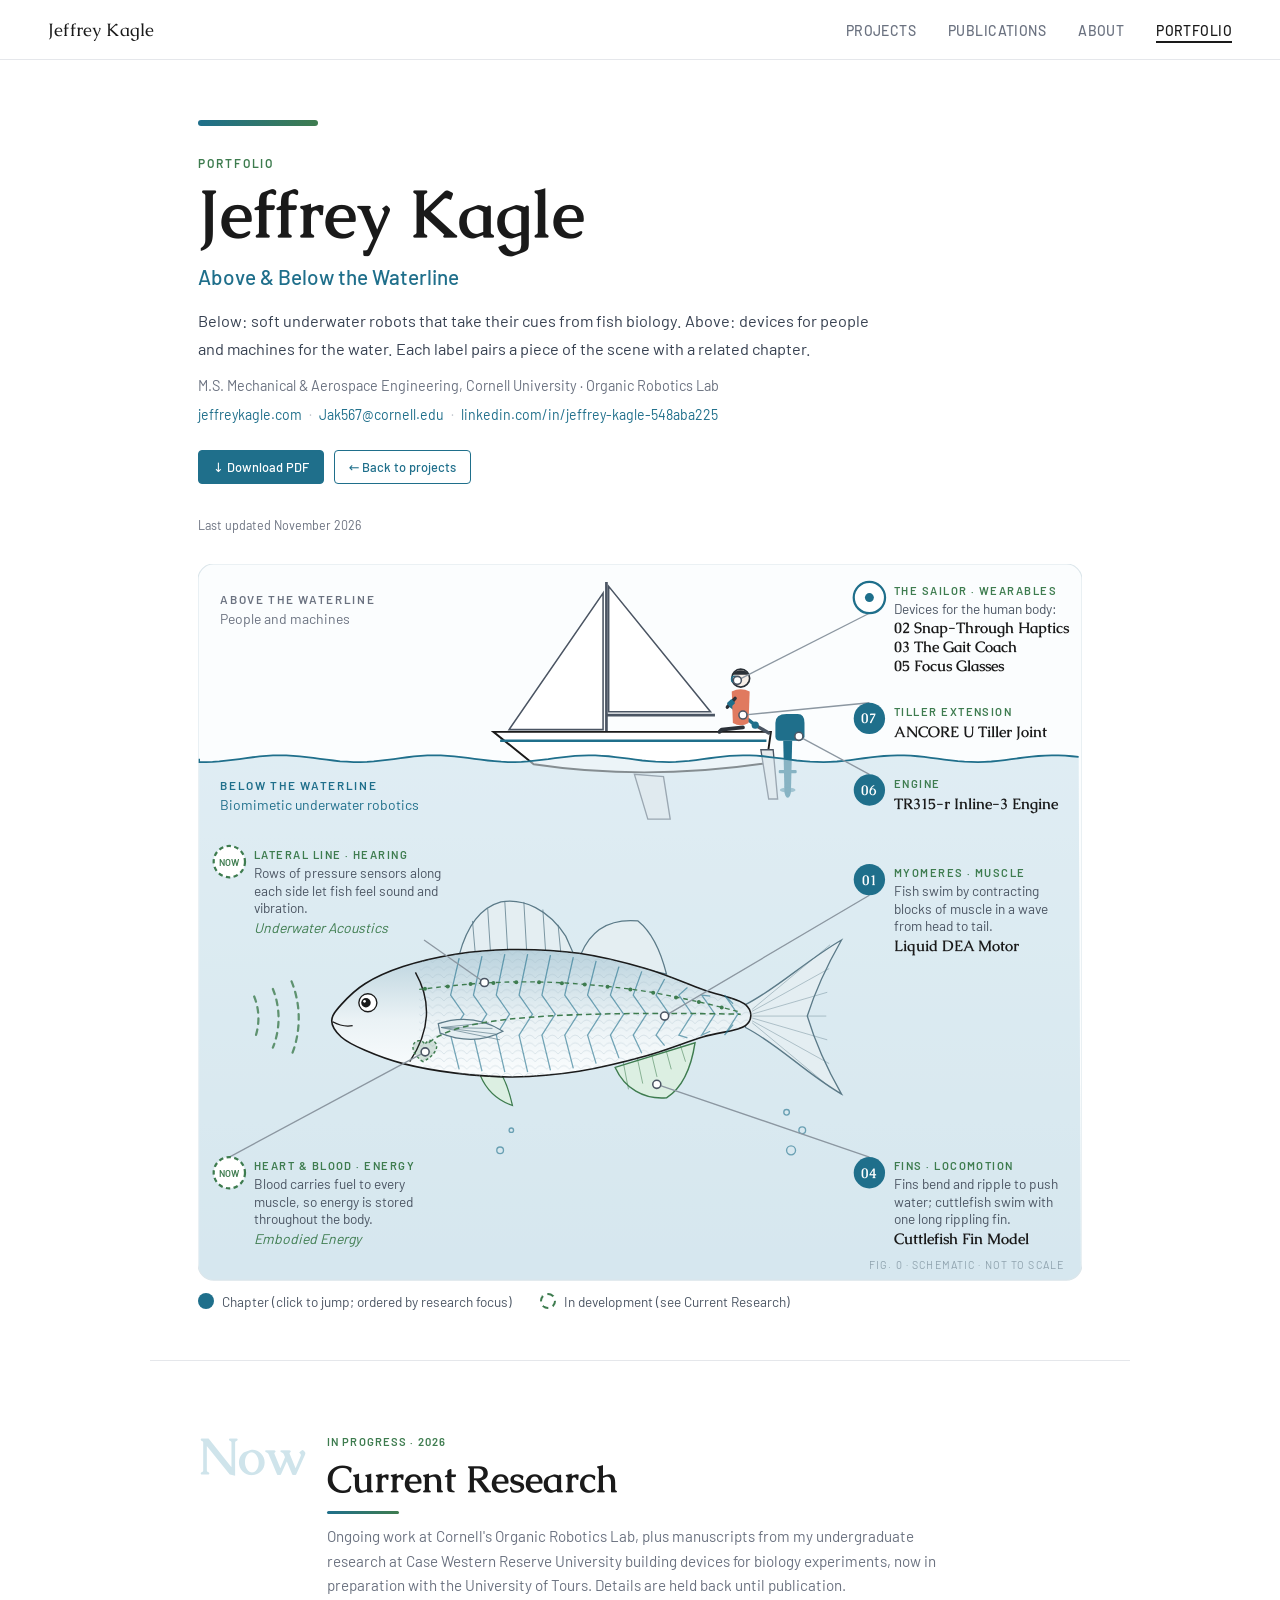
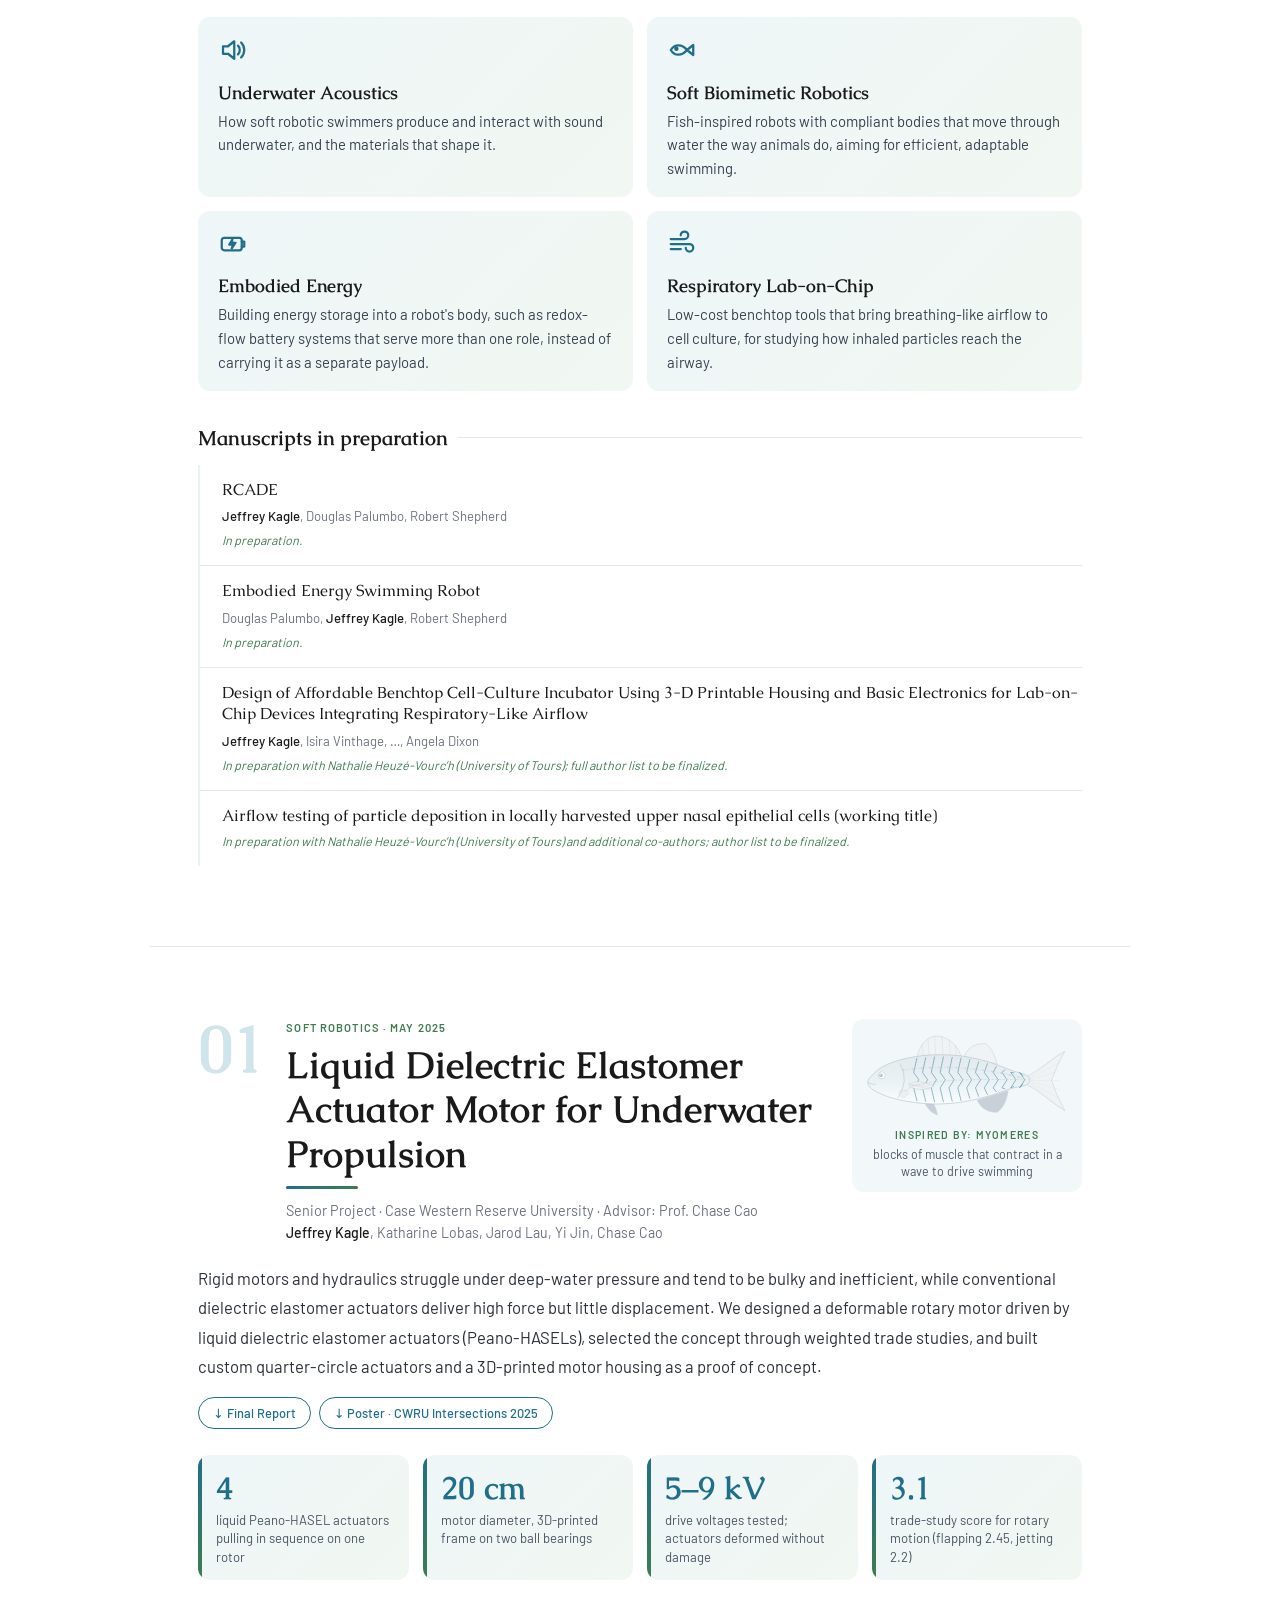
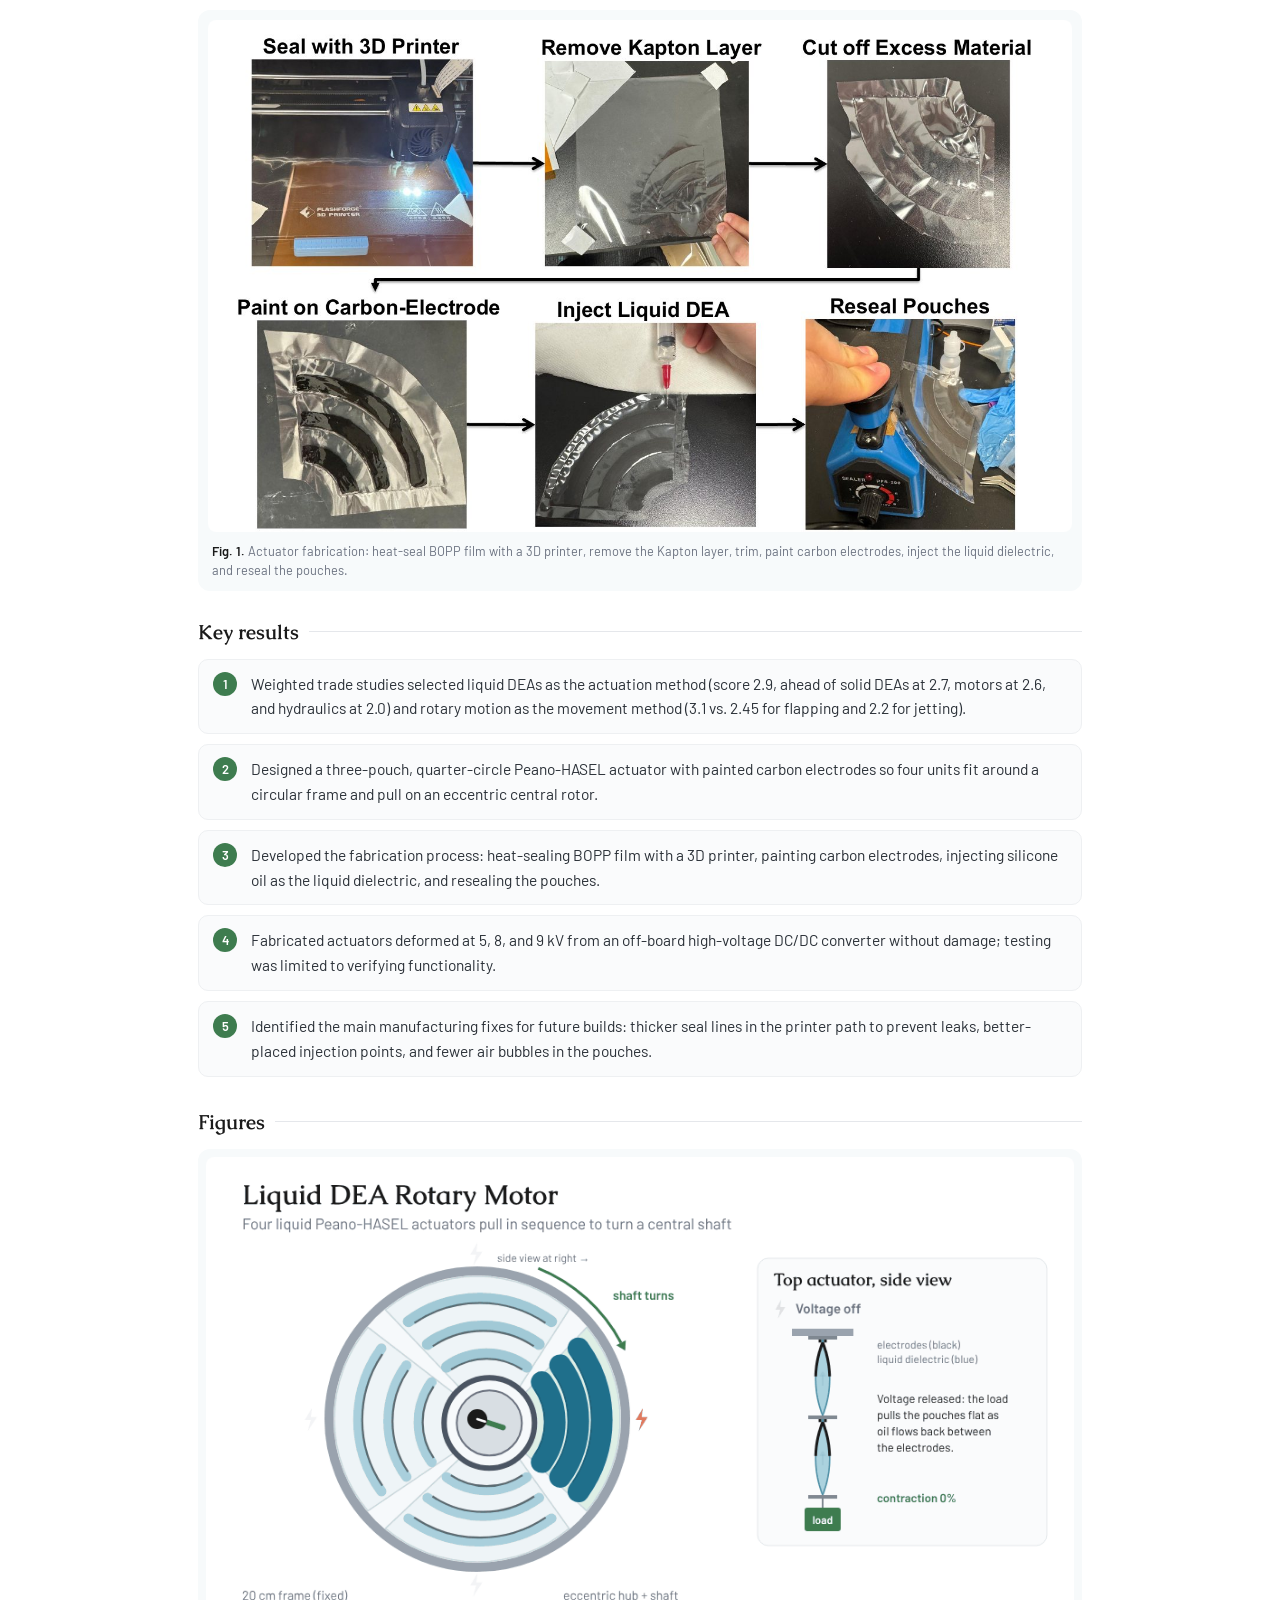
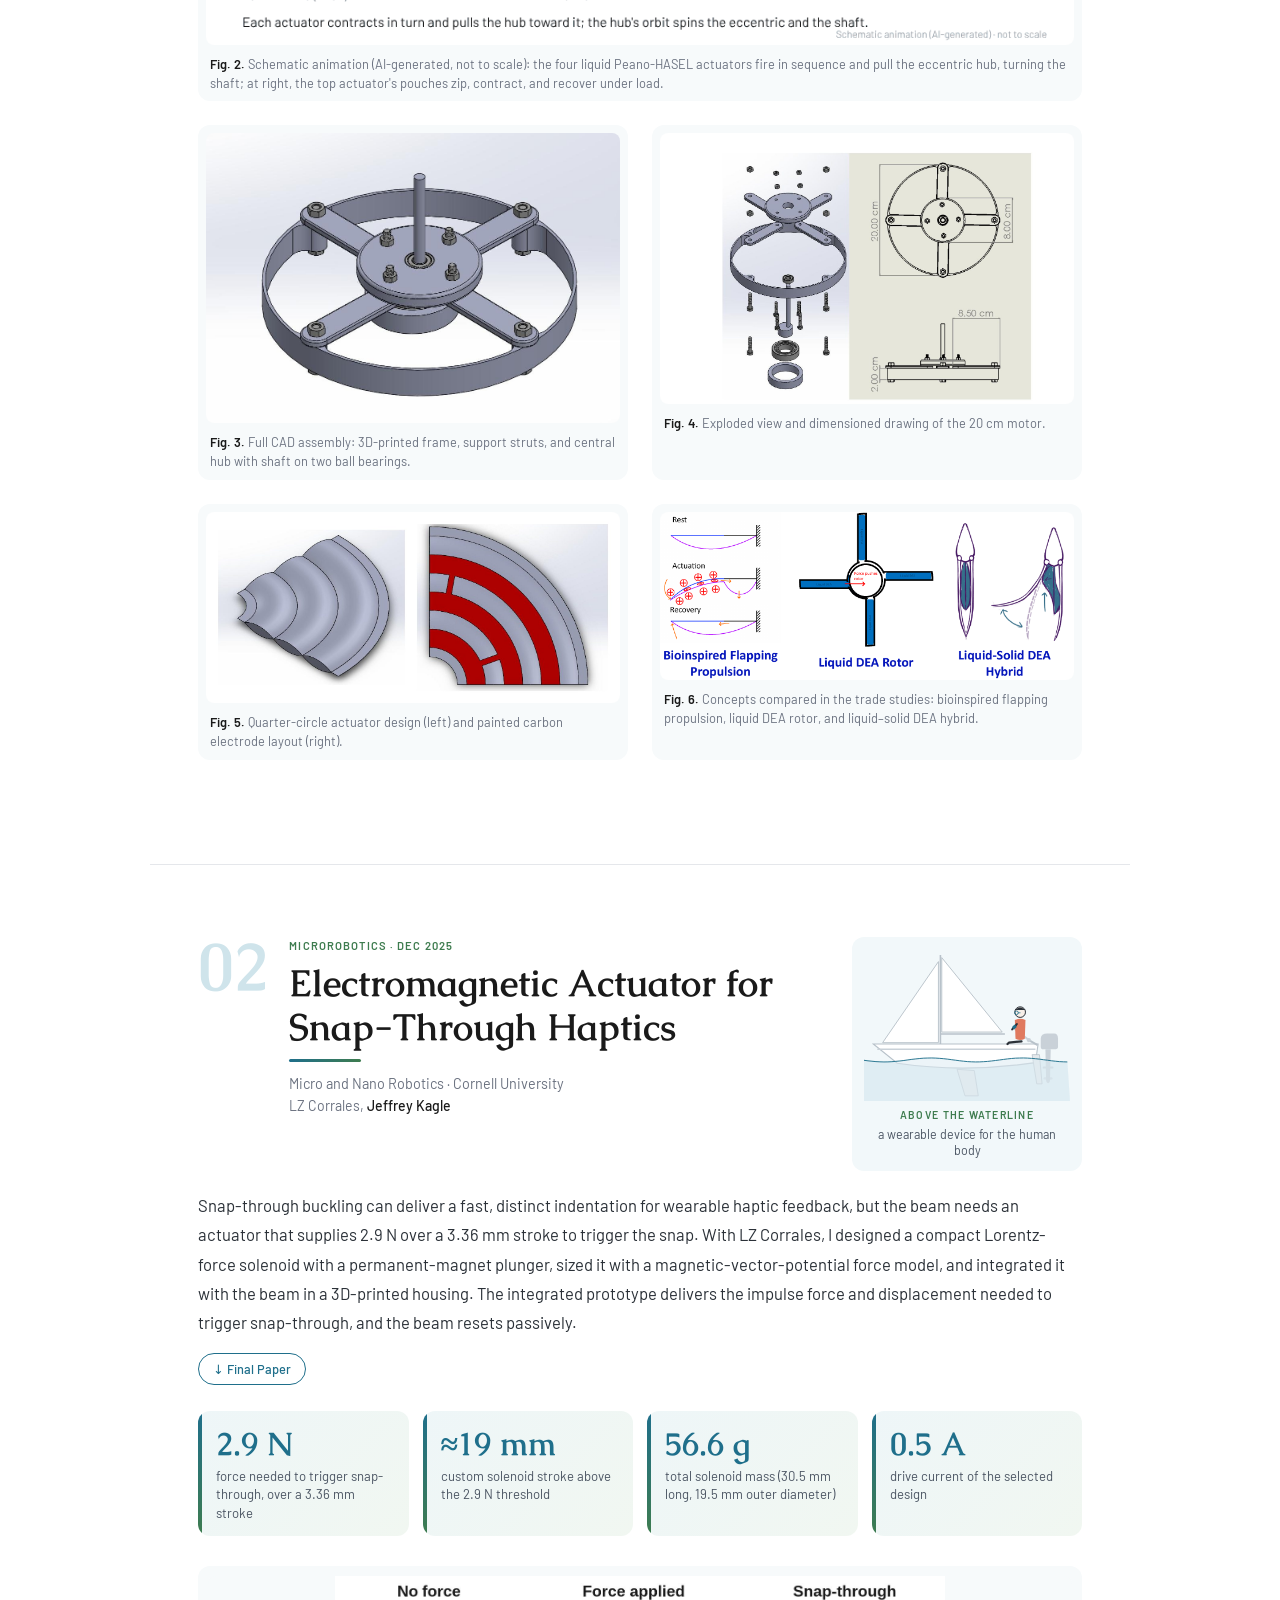
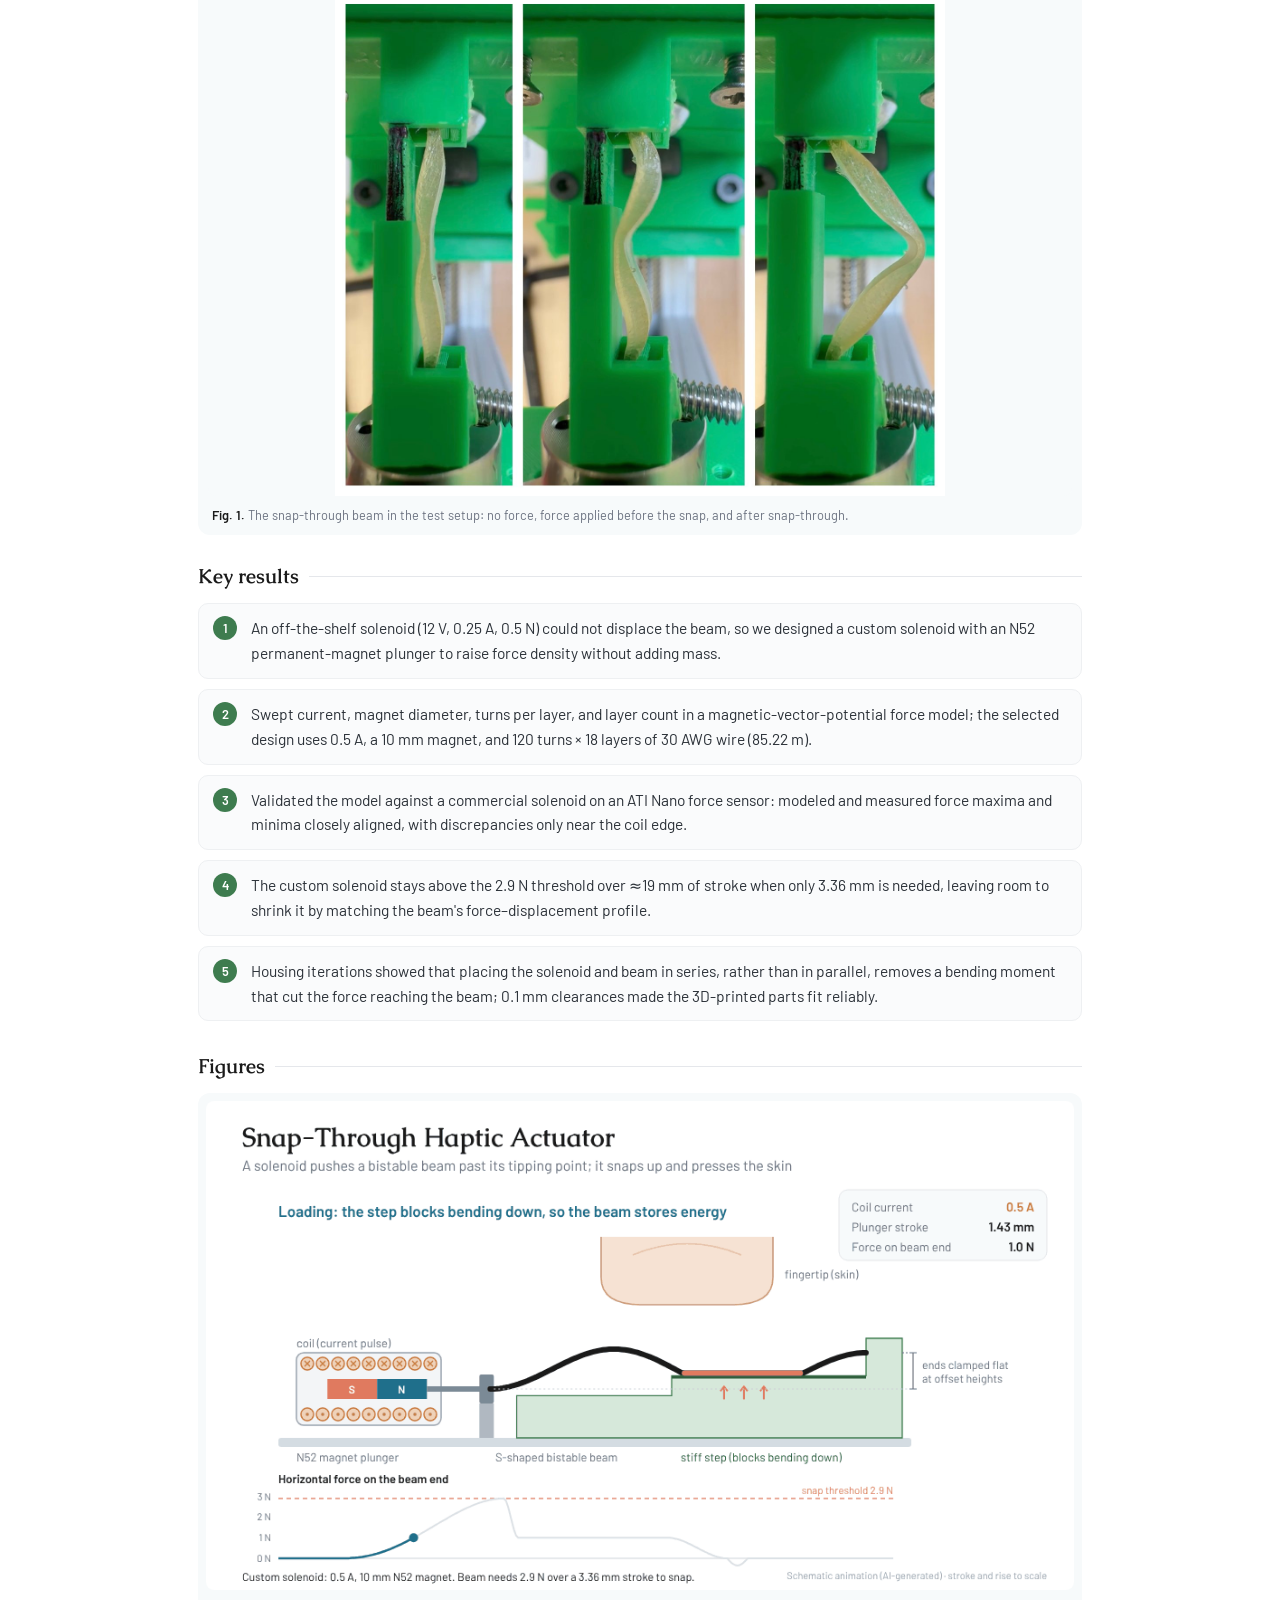
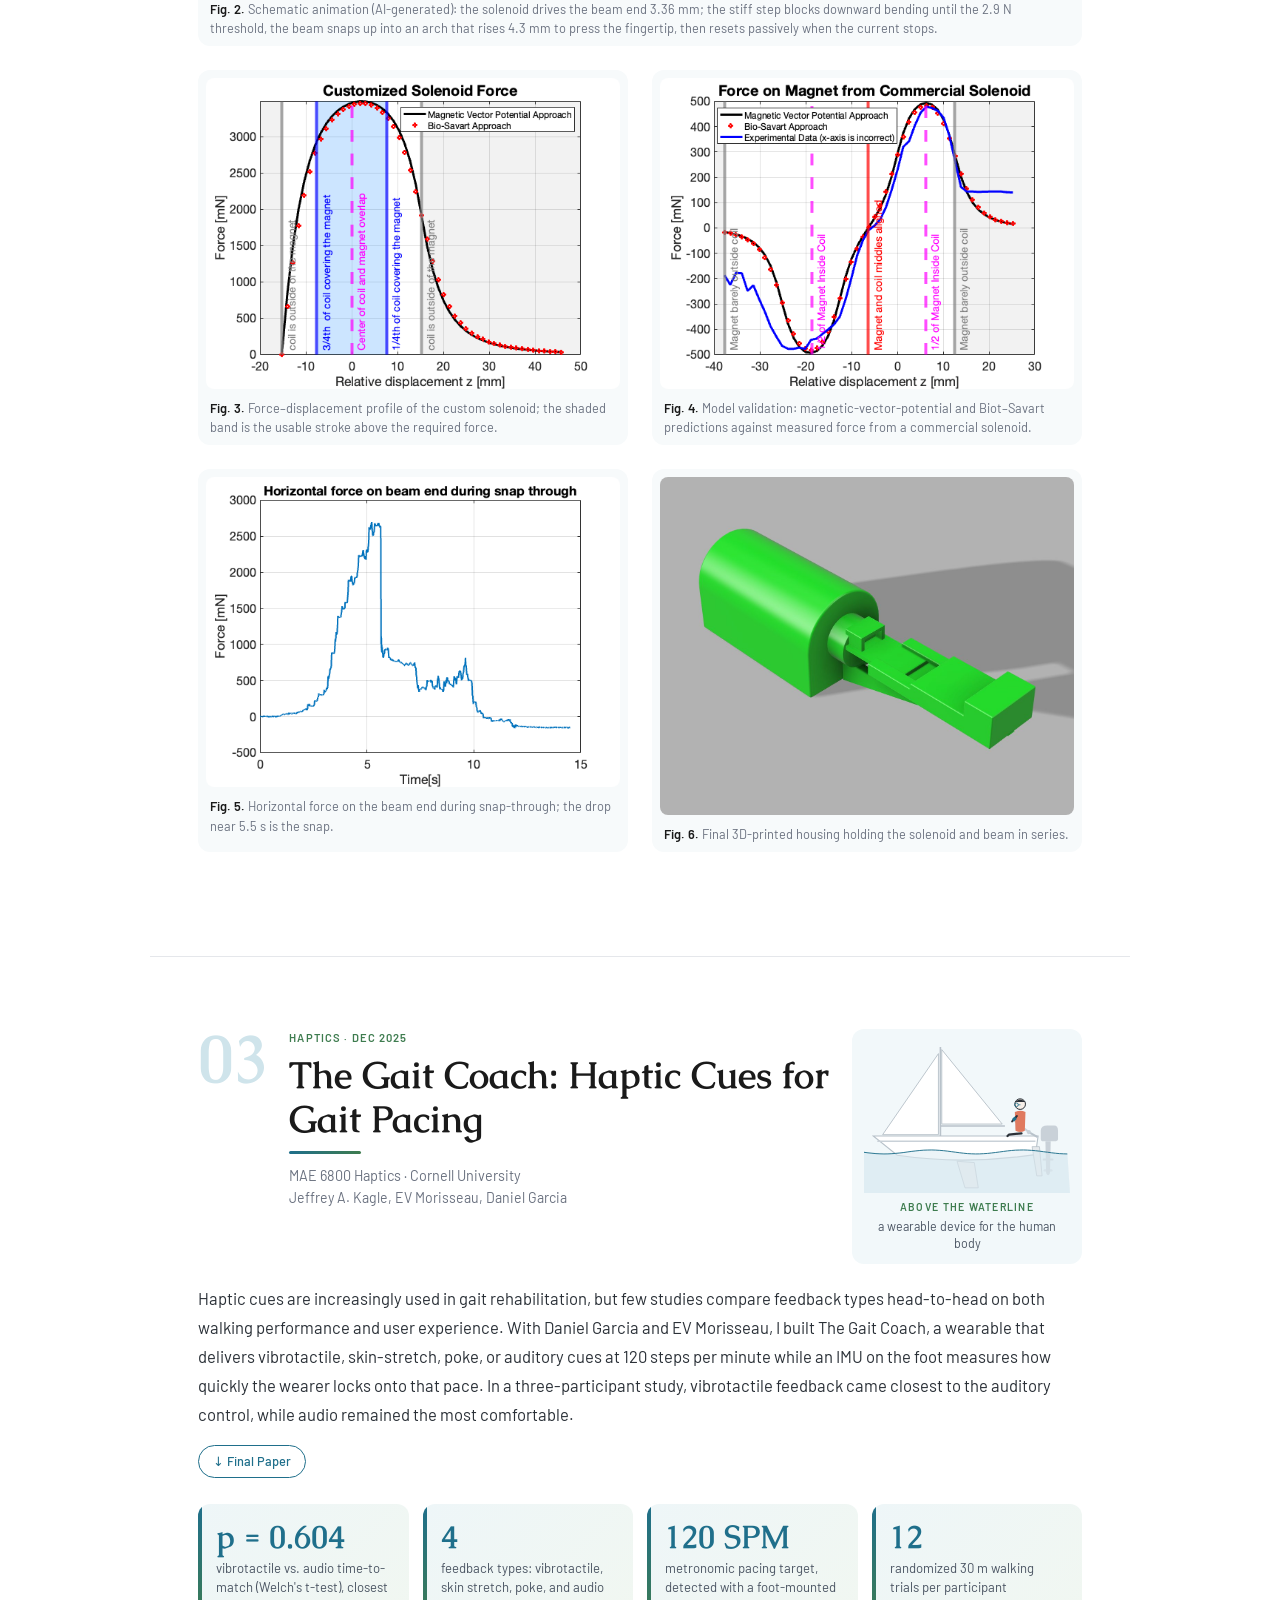
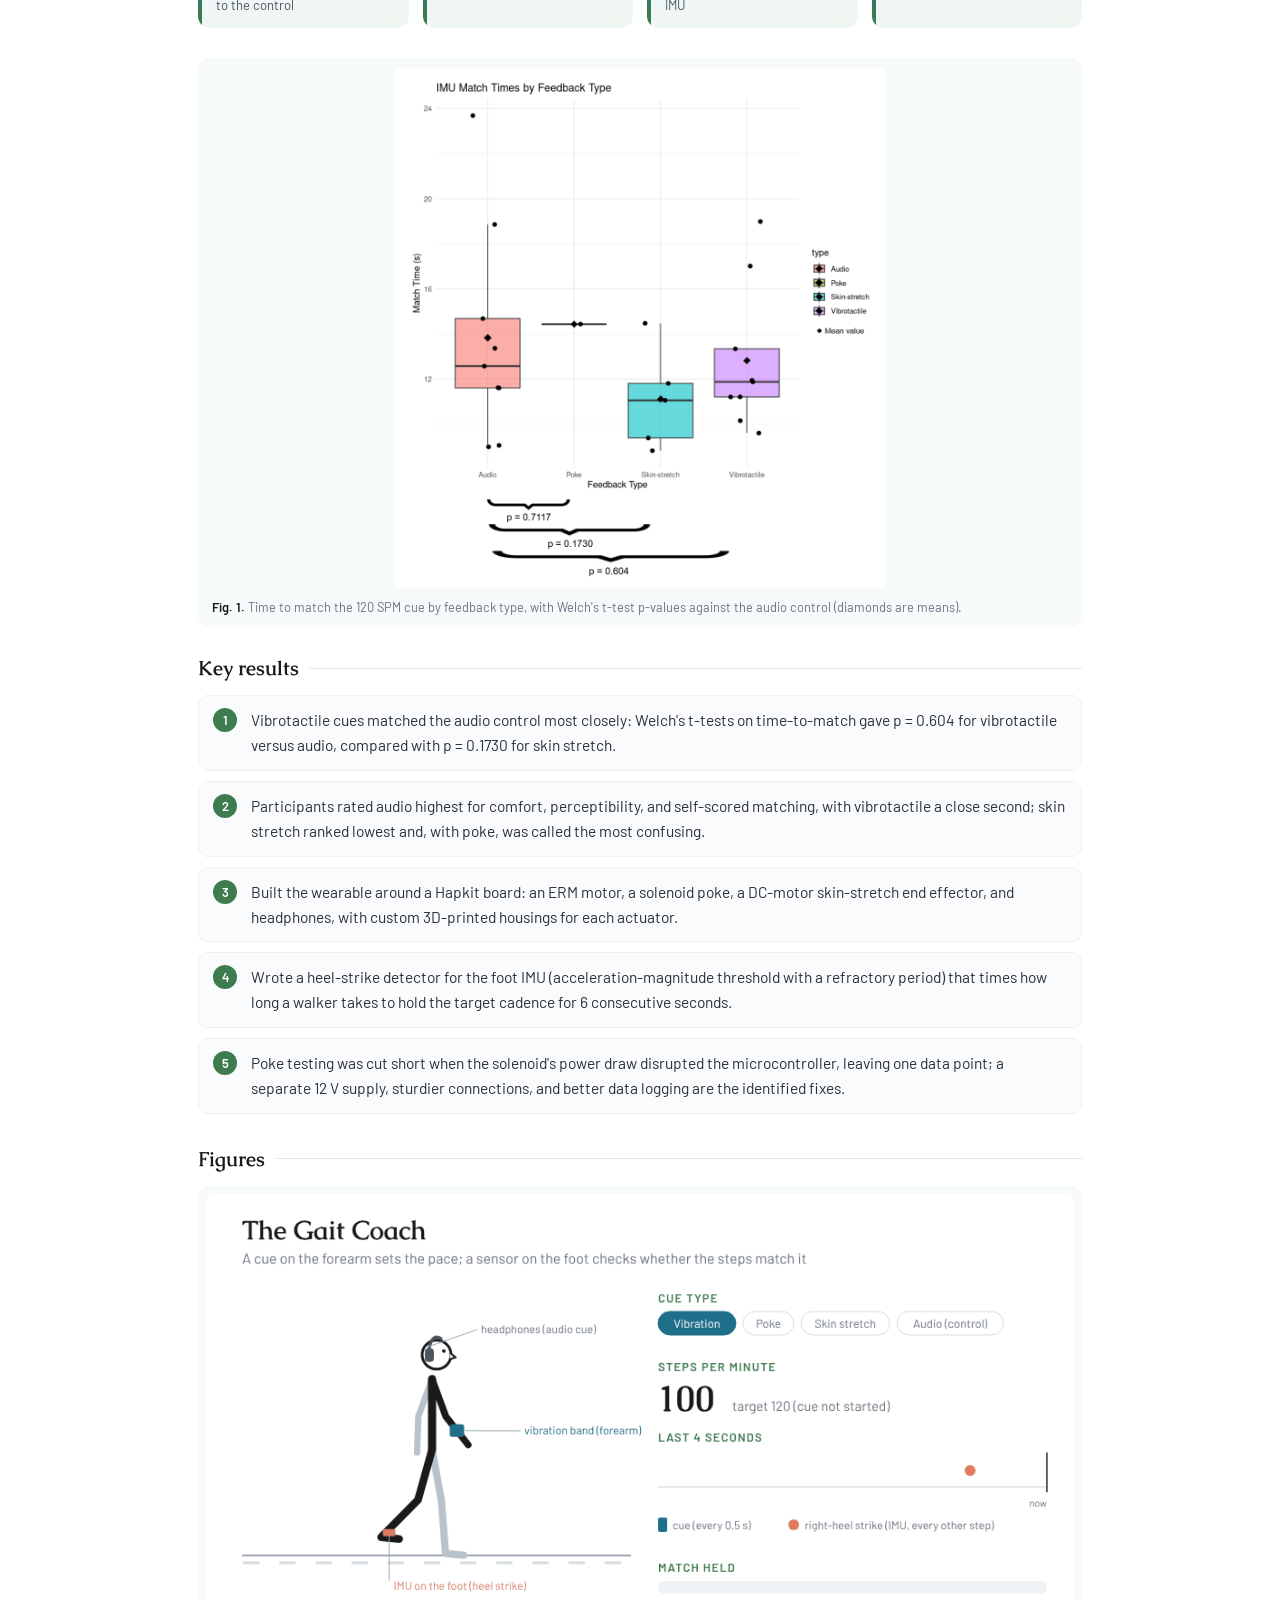
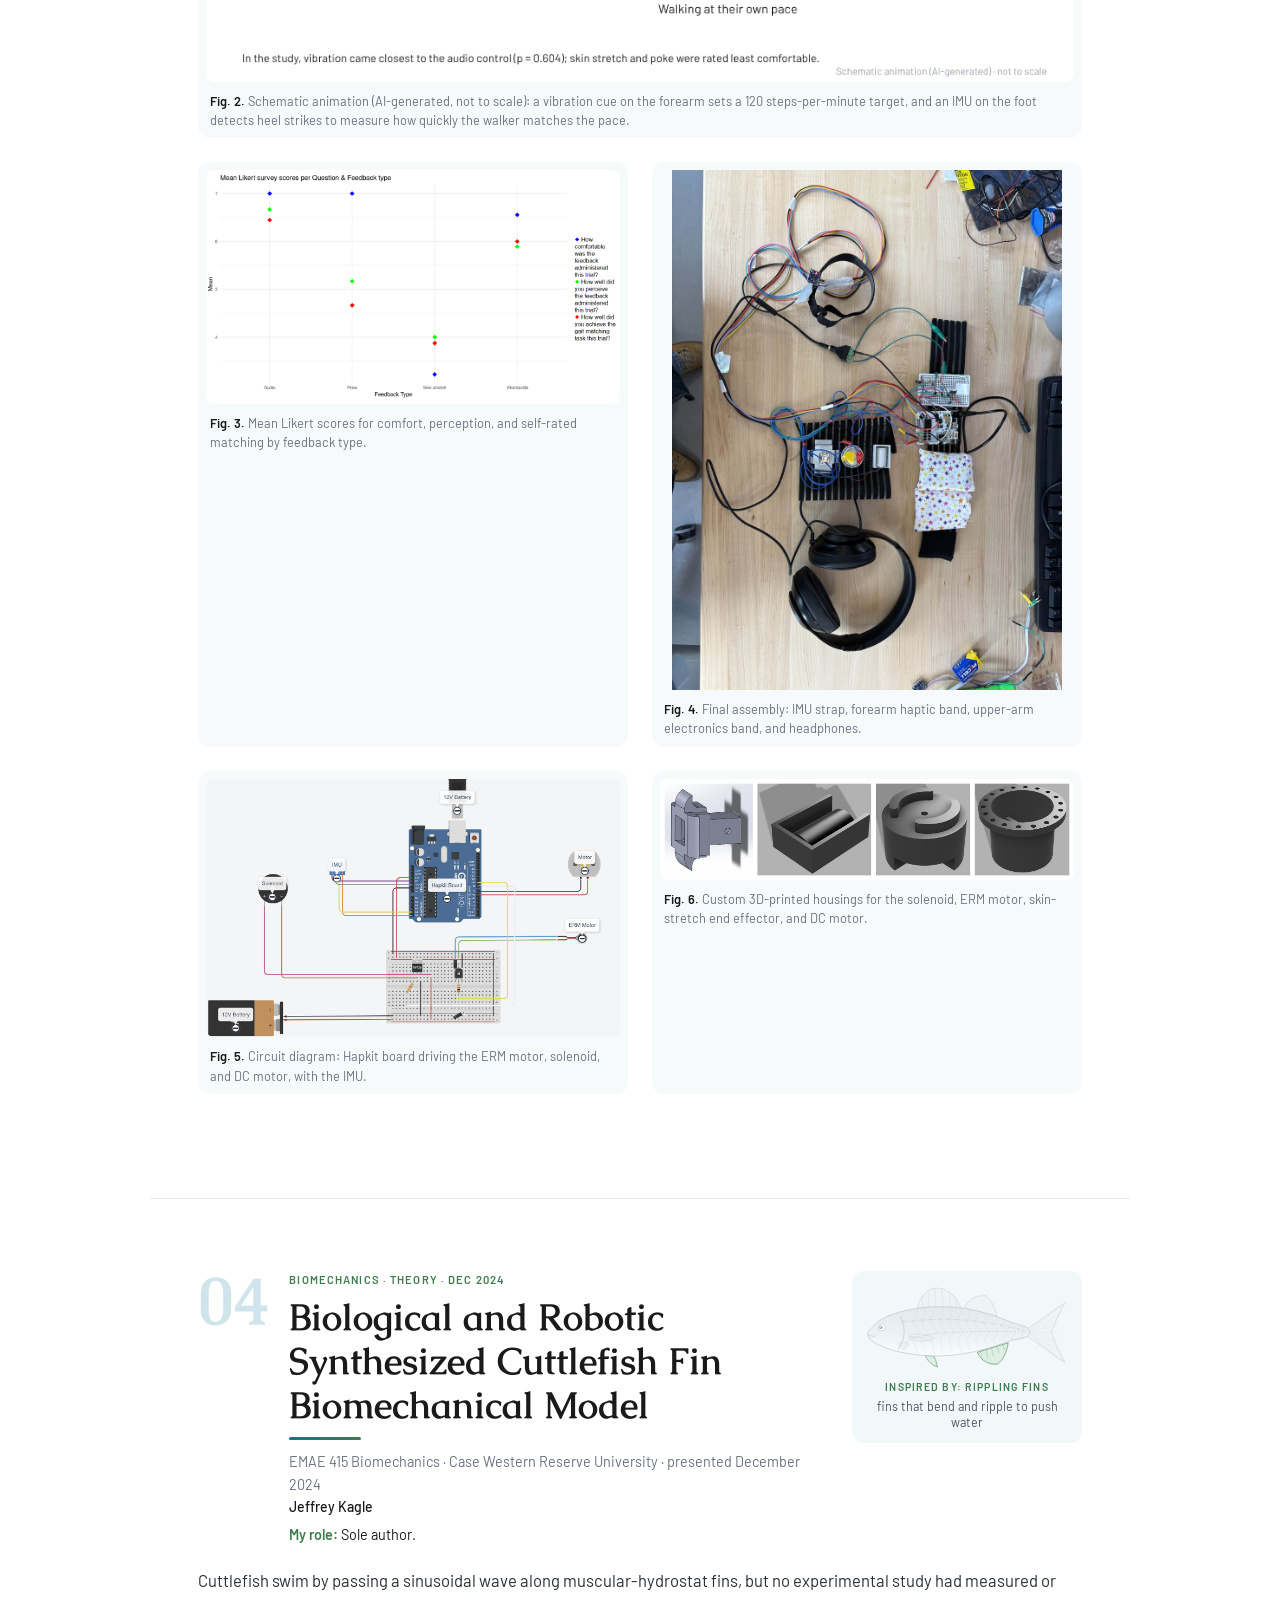
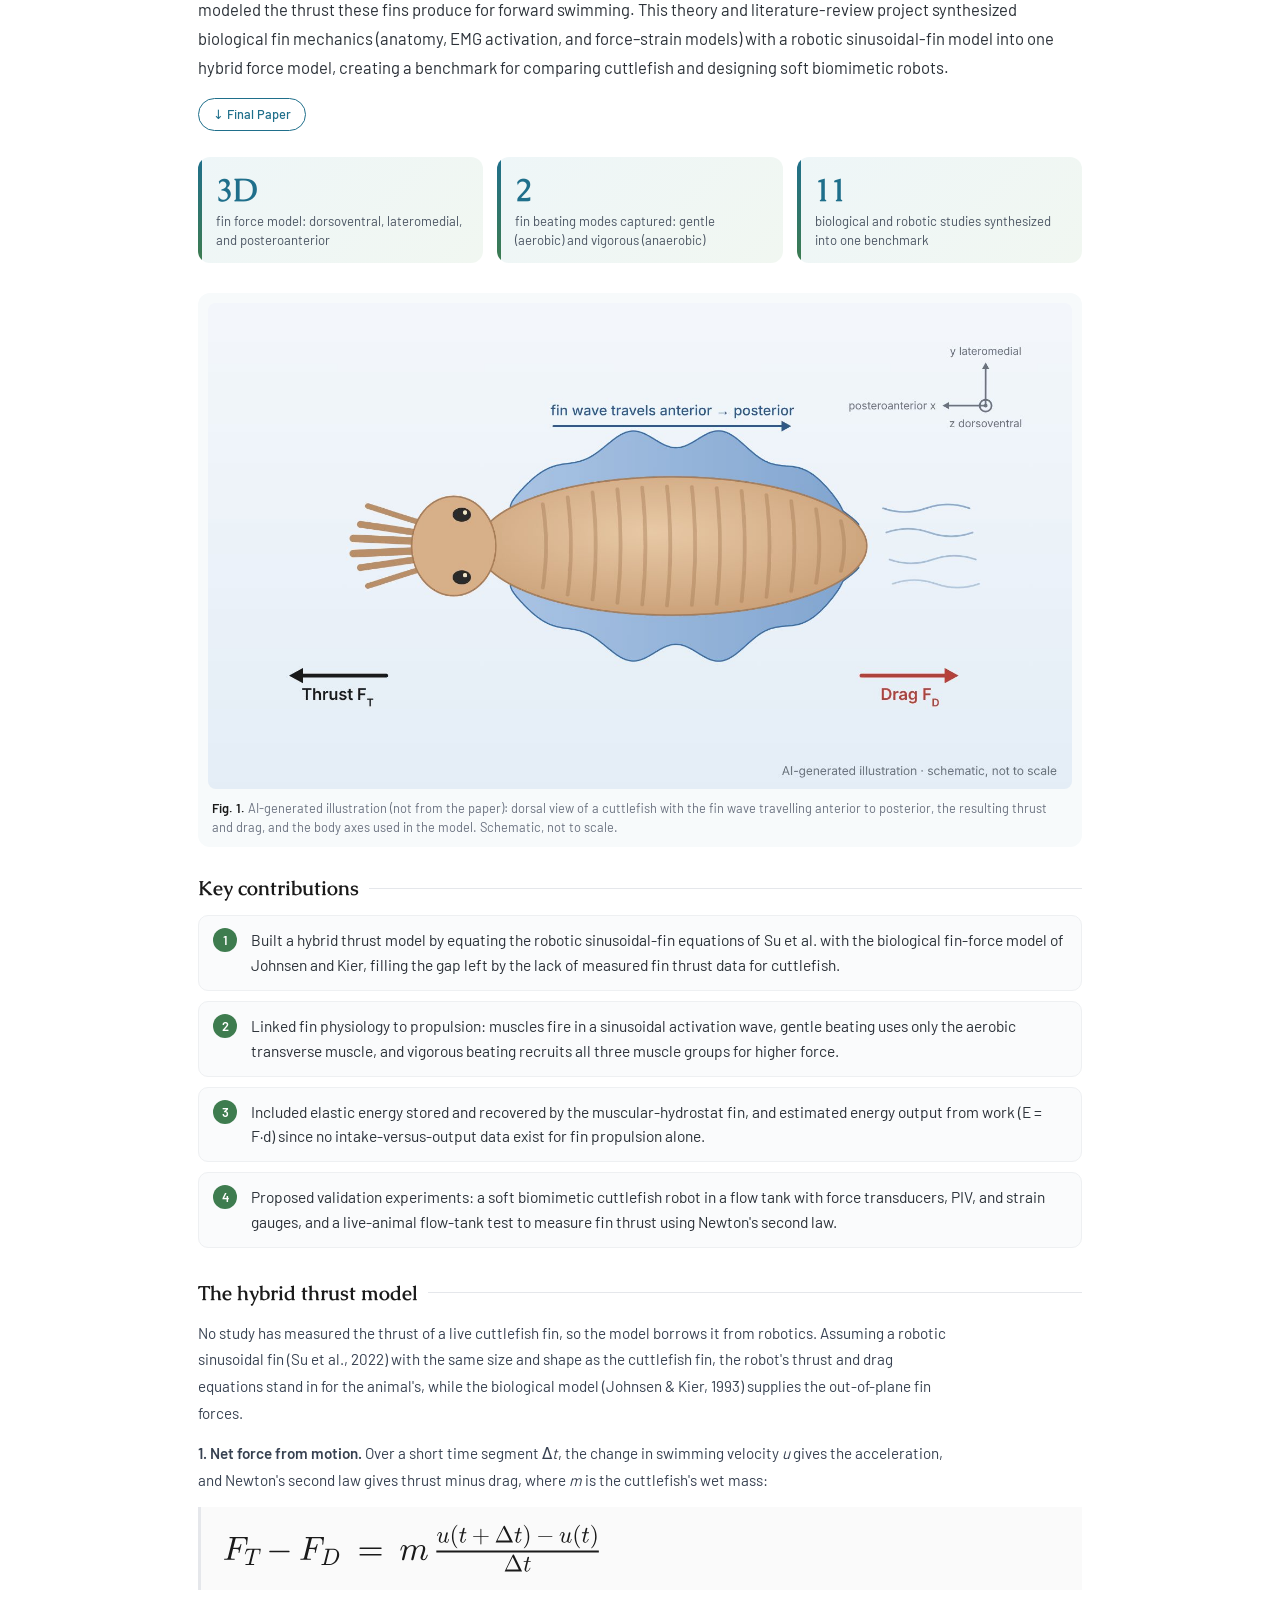
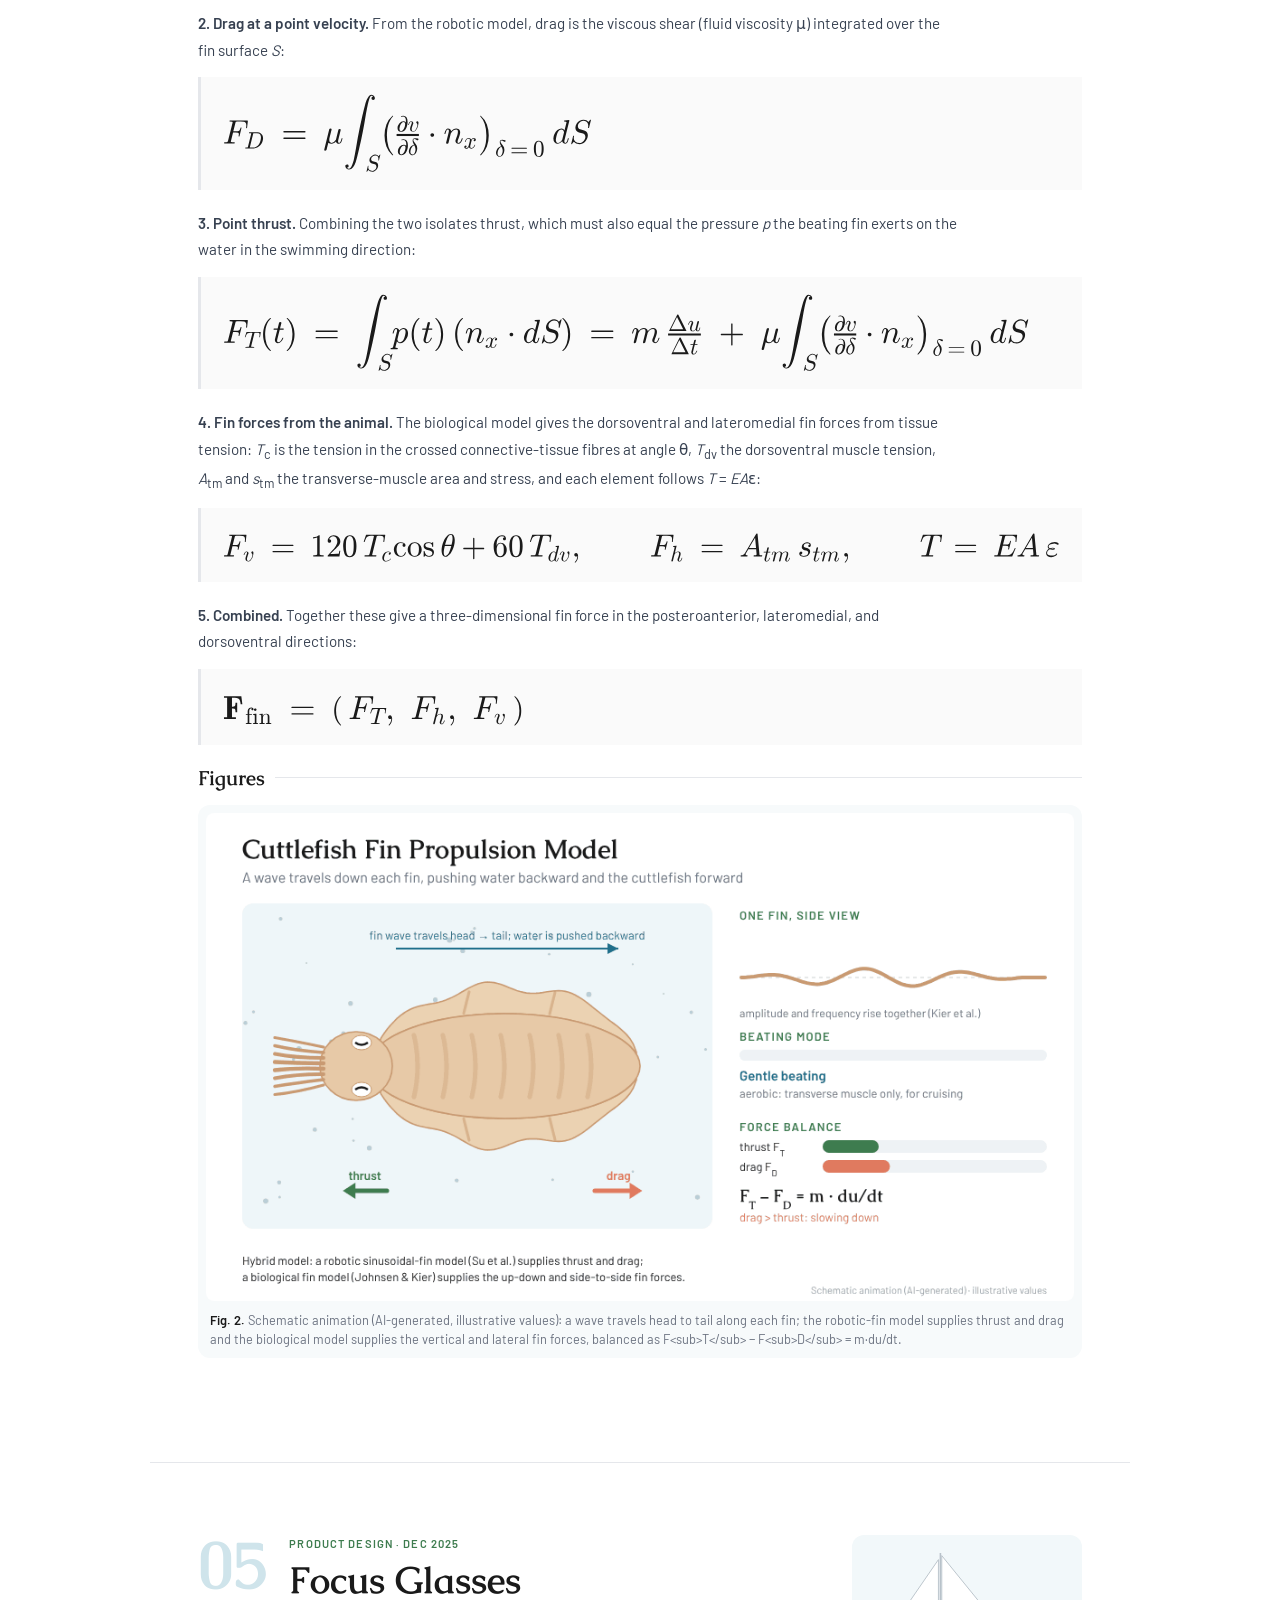
<file: portfolio.html>
<!DOCTYPE html>
<html lang="en">
<head>
  <meta charset="UTF-8" />
  <meta name="viewport" content="width=device-width, initial-scale=1.0" />
  <title>Portfolio · Jeffrey Kagle</title>
  <meta name="description" content="Project portfolio of Jeffrey Kagle — soft robotics, haptics, biomechanics, and mechanical design." />
  <link rel="icon" href="assets/favicon.svg" type="image/svg+xml" />
  <link rel="icon" href="assets/favicon-32.png" sizes="32x32" type="image/png" />
  <link rel="apple-touch-icon" href="assets/apple-touch-icon.png" />
  <link rel="stylesheet" href="assets/style.css?v=ccc3d9dee4" />
  <link rel="stylesheet" href="assets/portfolio.css?v=ec9dce739d" />
</head>
<body class="pf-page">
  <!--
    BUILD regions are generated from data/site.json (projects with "portfolio": {"include": true}).
    Order follows portfolio.rank. Edit the data file, then run:  python3 tools/build.py
    (also regenerates assets/portfolio.pdf)
  -->

  <nav>
    <a href="index.html" class="nav-logo">Jeffrey Kagle</a>
    <ul class="nav-links">
      <li><a href="index.html#projects">Projects</a></li>
      <li><a href="index.html#publications">Publications</a></li>
      <li><a href="index.html#about">About</a></li>
      <li><a href="portfolio.html" class="active">Portfolio</a></li>
    </ul>
  </nav>

  <header class="pfc">
    <div class="pfc-bar"></div>
    <p class="pfc-eyebrow">Portfolio</p>
    <h1 class="pfc-name">Jeffrey Kagle</h1>
    <p class="pfc-fields">Above &amp; Below the Waterline</p>
    <p class="pfc-statement">
      Below: soft underwater robots that take their cues from fish biology. Above: devices for people and
      machines for the water. Each label pairs a piece of the scene with a related chapter.
    </p>
    <p class="pfc-affil">M.S. Mechanical &amp; Aerospace Engineering, Cornell University · Organic Robotics Lab</p>
    <p class="pfc-contact">
      <a href="https://jeffreykagle.com">jeffreykagle.com</a> <span>·</span>
      <a href="mailto:Jak567@cornell.edu">Jak567@cornell.edu</a> <span>·</span>
      <a href="https://www.linkedin.com/in/jeffrey-kagle-548aba225/">linkedin.com/in/jeffrey-kagle-548aba225</a>
    </p>
    <div class="section-actions no-print">
      <a href="assets/portfolio.pdf?v=14a3320907" class="btn btn-solid" target="_blank" rel="noopener" data-goatcounter-click="download-portfolio">↓ Download PDF</a>
      <a href="index.html#projects" class="btn">← Back to projects</a>
    </div>
<!-- BUILD:updated -->
    <p class="pf-updated no-print">Last updated November 2026</p>
<!-- /BUILD:updated -->
<!-- BUILD:cover -->
    <figure class="pfc-scene"><svg class="pfc-scene-art" viewBox="30 246 790 640" xmlns="http://www.w3.org/2000/svg" role="img" aria-label="Table of contents drawn as a sailboat above the waterline and a fish below it, with each part labeled by its chapter"><defs><linearGradient id="water-cover" x1="0" y1="0" x2="0" y2="1"><stop offset="0" stop-color="#E3F0F5"/><stop offset="1" stop-color="#CFE3EB"/></linearGradient><clipPath id="scene-cover"><rect x="30" y="246" width="790" height="640" rx="14"/></clipPath></defs><g clip-path="url(#scene-cover)"><rect x="30" y="246" width="790" height="640" fill="#FBFDFE"/><path d="M31,420 L31,423.0 L37,423.0 L43,422.8 L49,422.4 L55,421.8 L61,421.1 L67,420.3 L73,419.5 L79,418.7 L85,418.0 L91,417.5 L97,417.1 L103,417.0 L109,417.1 L115,417.4 L121,417.9 L127,418.5 L133,419.3 L139,420.1 L145,420.9 L151,421.6 L157,422.3 L163,422.7 L169,423.0 L175,423.0 L181,422.8 L187,422.4 L193,421.8 L199,421.1 L205,420.3 L211,419.5 L217,418.7 L223,418.0 L229,417.5 L235,417.1 L241,417.0 L247,417.1 L253,417.4 L259,417.9 L265,418.5 L271,419.3 L277,420.1 L283,420.9 L289,421.6 L295,422.2 L301,422.7 L307,423.0 L313,423.0 L319,422.8 L325,422.4 L331,421.8 L337,421.1 L343,420.4 L349,419.5 L355,418.8 L361,418.1 L367,417.5 L373,417.2 L379,417.0 L385,417.1 L391,417.4 L397,417.8 L403,418.5 L409,419.2 L415,420.0 L421,420.8 L427,421.6 L433,422.2 L439,422.7 L445,422.9 L451,423.0 L457,422.8 L463,422.4 L469,421.9 L475,421.2 L481,420.4 L487,419.6 L493,418.8 L499,418.1 L505,417.5 L511,417.2 L517,417.0 L523,417.1 L529,417.3 L535,417.8 L541,418.5 L547,419.2 L553,420.0 L559,420.8 L565,421.6 L571,422.2 L577,422.7 L583,422.9 L589,423.0 L595,422.8 L601,422.5 L607,421.9 L613,421.2 L619,420.4 L625,419.6 L631,418.8 L637,418.1 L643,417.6 L649,417.2 L655,417.0 L661,417.1 L667,417.3 L673,417.8 L679,418.4 L685,419.2 L691,420.0 L697,420.8 L703,421.5 L709,422.2 L715,422.7 L721,422.9 L727,423.0 L733,422.8 L739,422.5 L745,421.9 L751,421.2 L757,420.4 L763,419.6 L769,418.8 L775,418.1 L781,417.6 L787,417.2 L793,417.0 L799,417.1 L805,417.3 L811,417.8 L817,418.4 L819,886 L31,886 Z" fill="url(#water-cover)"/><line x1="395" y1="398" x2="395" y2="262" stroke="#4B5563" stroke-width="2.4"/><path d="M397,266 L397,378 L488,378 Z" fill="#fff" stroke="#4B5563" stroke-width="1.4"/><line x1="395" y1="381" x2="492" y2="381" stroke="#4B5563" stroke-width="2.4"/><path d="M392,272 L308,394 L392,394 Z" fill="#fff" stroke="#4B5563" stroke-width="1.4"/><path d="M294,396 L542,396 L538,424 Q430,440 330,425 Z" fill="#fff" stroke="#1A1A1A" stroke-width="1.7"/><line x1="300" y1="404" x2="538" y2="404" stroke="#1F6F8B" stroke-width="2.2"/><path d="M420,434 L432,474 L452,474 L446,436 Z" fill="#E5E9EC" stroke="#4B5563" stroke-width="1.2"/><path d="M533,412 L540,456 L548,456 L544,412 Z" fill="#E5E9EC" stroke="#4B5563" stroke-width="1.2"/><path d="M546,388 Q546,380 556,380 L566,380 Q572,380 572,388 L572,400 Q572,404 566,404 L550,404 Q546,404 546,400 Z" fill="#1F6F8B"/><path d="M553,404 L561,404 L560,446 L554,446 Z" fill="#1F6F8B"/><rect x="549" y="430" width="16" height="3" rx="1" fill="#1F6F8B"/><ellipse cx="557" cy="448" rx="3" ry="7" fill="#1F6F8B"/><ellipse cx="557" cy="448" rx="7" ry="2.2" fill="#1F6F8B" opacity=".7"/><line x1="540" y1="397" x2="528" y2="390" stroke="#4B5563" stroke-width="3" stroke-linecap="round"/><line x1="528" y1="390" x2="505" y2="372" stroke="#1F6F8B" stroke-width="3" stroke-linecap="round"/><circle cx="528" cy="390" r="3.2" fill="#1F6F8B"/><path d="M517,392 L498,394 L496,396" fill="none" stroke="#2B3138" stroke-width="3.4" stroke-linecap="round" stroke-linejoin="round"/><path d="M507,360 Q515,356 523,360 L522,388 Q515,392 508,388 Z" fill="#E07A5F"/><path d="M510,366 L503,374" stroke="#2B3138" stroke-width="3" stroke-linecap="round"/><rect x="503" y="368" width="6" height="5" rx="1" fill="#1F6F8B" transform="rotate(-42 506 370)"/><circle cx="515" cy="348" r="8" fill="#F7EFE8" stroke="#2B3138" stroke-width="1.5"/><path d="M507,345 Q515,337 523,345" fill="#2B3138"/><circle cx="509.5" cy="349" r="2.7" fill="none" stroke="#1F6F8B" stroke-width="1.3"/><line x1="512.2" y1="349" x2="515.5" y2="349" stroke="#1F6F8B" stroke-width="1.1"/><path d="M31,420 L31,423.0 L37,423.0 L43,422.8 L49,422.4 L55,421.8 L61,421.1 L67,420.3 L73,419.5 L79,418.7 L85,418.0 L91,417.5 L97,417.1 L103,417.0 L109,417.1 L115,417.4 L121,417.9 L127,418.5 L133,419.3 L139,420.1 L145,420.9 L151,421.6 L157,422.3 L163,422.7 L169,423.0 L175,423.0 L181,422.8 L187,422.4 L193,421.8 L199,421.1 L205,420.3 L211,419.5 L217,418.7 L223,418.0 L229,417.5 L235,417.1 L241,417.0 L247,417.1 L253,417.4 L259,417.9 L265,418.5 L271,419.3 L277,420.1 L283,420.9 L289,421.6 L295,422.2 L301,422.7 L307,423.0 L313,423.0 L319,422.8 L325,422.4 L331,421.8 L337,421.1 L343,420.4 L349,419.5 L355,418.8 L361,418.1 L367,417.5 L373,417.2 L379,417.0 L385,417.1 L391,417.4 L397,417.8 L403,418.5 L409,419.2 L415,420.0 L421,420.8 L427,421.6 L433,422.2 L439,422.7 L445,422.9 L451,423.0 L457,422.8 L463,422.4 L469,421.9 L475,421.2 L481,420.4 L487,419.6 L493,418.8 L499,418.1 L505,417.5 L511,417.2 L517,417.0 L523,417.1 L529,417.3 L535,417.8 L541,418.5 L547,419.2 L553,420.0 L559,420.8 L565,421.6 L571,422.2 L577,422.7 L583,422.9 L589,423.0 L595,422.8 L601,422.5 L607,421.9 L613,421.2 L619,420.4 L625,419.6 L631,418.8 L637,418.1 L643,417.6 L649,417.2 L655,417.0 L661,417.1 L667,417.3 L673,417.8 L679,418.4 L685,419.2 L691,420.0 L697,420.8 L703,421.5 L709,422.2 L715,422.7 L721,422.9 L727,423.0 L733,422.8 L739,422.5 L745,421.9 L751,421.2 L757,420.4 L763,419.6 L769,418.8 L775,418.1 L781,417.6 L787,417.2 L793,417.0 L799,417.1 L805,417.3 L811,417.8 L817,418.4 L819,886 L31,886 Z" fill="#DDECF2" opacity=".55"/><path d="M31,420 L31,423.0 L37,423.0 L43,422.8 L49,422.4 L55,421.8 L61,421.1 L67,420.3 L73,419.5 L79,418.7 L85,418.0 L91,417.5 L97,417.1 L103,417.0 L109,417.1 L115,417.4 L121,417.9 L127,418.5 L133,419.3 L139,420.1 L145,420.9 L151,421.6 L157,422.3 L163,422.7 L169,423.0 L175,423.0 L181,422.8 L187,422.4 L193,421.8 L199,421.1 L205,420.3 L211,419.5 L217,418.7 L223,418.0 L229,417.5 L235,417.1 L241,417.0 L247,417.1 L253,417.4 L259,417.9 L265,418.5 L271,419.3 L277,420.1 L283,420.9 L289,421.6 L295,422.2 L301,422.7 L307,423.0 L313,423.0 L319,422.8 L325,422.4 L331,421.8 L337,421.1 L343,420.4 L349,419.5 L355,418.8 L361,418.1 L367,417.5 L373,417.2 L379,417.0 L385,417.1 L391,417.4 L397,417.8 L403,418.5 L409,419.2 L415,420.0 L421,420.8 L427,421.6 L433,422.2 L439,422.7 L445,422.9 L451,423.0 L457,422.8 L463,422.4 L469,421.9 L475,421.2 L481,420.4 L487,419.6 L493,418.8 L499,418.1 L505,417.5 L511,417.2 L517,417.0 L523,417.1 L529,417.3 L535,417.8 L541,418.5 L547,419.2 L553,420.0 L559,420.8 L565,421.6 L571,422.2 L577,422.7 L583,422.9 L589,423.0 L595,422.8 L601,422.5 L607,421.9 L613,421.2 L619,420.4 L625,419.6 L631,418.8 L637,418.1 L643,417.6 L649,417.2 L655,417.0 L661,417.1 L667,417.3 L673,417.8 L679,418.4 L685,419.2 L691,420.0 L697,420.8 L703,421.5 L709,422.2 L715,422.7 L721,422.9 L727,423.0 L733,422.8 L739,422.5 L745,421.9 L751,421.2 L757,420.4 L763,419.6 L769,418.8 L775,418.1 L781,417.6 L787,417.2 L793,417.0 L799,417.1 L805,417.3 L811,417.8 L817,418.4" fill="none" stroke="#1F6F8B" stroke-width="1.6"/><path d="M80.2,632.5 A52,52 0 0 1 80.2,671.5" fill="none" stroke="#3E7C4F" stroke-width="2" stroke-dasharray="5 5" stroke-linecap="round" opacity=".8"/><path d="M96.9,625.8 A70,70 0 0 1 96.9,678.2" fill="none" stroke="#3E7C4F" stroke-width="2" stroke-dasharray="5 5" stroke-linecap="round" opacity=".8"/><path d="M113.6,619.0 A88,88 0 0 1 113.6,685.0" fill="none" stroke="#3E7C4F" stroke-width="2" stroke-dasharray="5 5" stroke-linecap="round" opacity=".8"/><circle cx="560" cy="770" r="4" fill="none" stroke="#1F6F8B" stroke-width="1.2" opacity=".6"/><circle cx="570" cy="752" r="3" fill="none" stroke="#1F6F8B" stroke-width="1.2" opacity=".6"/><circle cx="556" cy="736" r="2.5" fill="none" stroke="#1F6F8B" stroke-width="1.2" opacity=".6"/><circle cx="300" cy="770" r="3" fill="none" stroke="#1F6F8B" stroke-width="1.2" opacity=".6"/><circle cx="310" cy="752" r="2" fill="none" stroke="#1F6F8B" stroke-width="1.2" opacity=".6"/><g transform="translate(5 106) scale(0.85)"><defs><linearGradient id="skin-cover" x1="0" y1="0" x2="0" y2="1"><stop offset="0" stop-color="#B9D2DD"/><stop offset=".55" stop-color="#EAF2F5"/><stop offset="1" stop-color="#FBFDFE"/></linearGradient>
<pattern id="scales-cover" width="12" height="8" patternUnits="userSpaceOnUse"><path d="M0,8 Q6,0 12,8" fill="none" stroke="#9FB8C4" stroke-width=".7"/></pattern>
<clipPath id="body-cover"><path d="M170.0,645.0 C170.0,639.3 174.2,634.5 180.0,628.0 C185.8,621.5 194.2,612.7 205.0,606.0 C215.8,599.3 229.2,593.2 245.0,588.0 C260.8,582.8 280.8,578.0 300.0,575.0 C319.2,572.0 338.3,570.2 360.0,570.0 C381.7,569.8 406.7,570.7 430.0,574.0 C453.3,577.3 478.3,583.7 500.0,590.0 C521.7,596.3 542.5,605.7 560.0,612.0 C577.5,618.3 597.5,621.7 605.0,628.0 C612.5,634.3 612.5,644.3 605.0,650.0 C597.5,655.7 577.5,656.7 560.0,662.0 C542.5,667.3 521.7,676.0 500.0,682.0 C478.3,688.0 453.3,694.3 430.0,698.0 C406.7,701.7 381.7,703.7 360.0,704.0 C338.3,704.3 319.2,702.3 300.0,700.0 C280.8,697.7 260.8,694.0 245.0,690.0 C229.2,686.0 215.8,680.7 205.0,676.0 C194.2,671.3 185.8,667.2 180.0,662.0 C174.2,656.8 170.0,650.7 170.0,645.0 Z"/></clipPath></defs><path d="M304,576 C312,546 326,526 348,520 C372,516 398,528 416,556 L424,574 Z" fill="#E4EEF2" stroke="#5B7A88" stroke-width="1.3"/><line x1="318" y1="540" x2="321" y2="575" stroke="#5B7A88" stroke-width=".8"/><line x1="334" y1="527" x2="337" y2="574" stroke="#5B7A88" stroke-width=".8"/><line x1="352" y1="520" x2="355" y2="572" stroke="#5B7A88" stroke-width=".8"/><line x1="372" y1="520" x2="375" y2="573" stroke="#5B7A88" stroke-width=".8"/><line x1="392" y1="528" x2="395" y2="574" stroke="#5B7A88" stroke-width=".8"/><line x1="408" y1="544" x2="411" y2="575" stroke="#5B7A88" stroke-width=".8"/><path d="M432,575 Q448,536 492,540 Q512,556 522,596 Z" fill="#E4EEF2" stroke="#5B7A88" stroke-width="1.3"/><path d="M605,628 C640,610 668,582 706,560 Q682,602 670,640 Q682,680 706,722 C668,700 640,670 605,652 Z" fill="#E4EEF2" stroke="#5B7A88" stroke-width="1.4"/><line x1="612" y1="633" x2="694" y2="565" stroke="#5B7A88" stroke-width=".6" opacity=".7"/><line x1="612" y1="635" x2="693" y2="590" stroke="#5B7A88" stroke-width=".6" opacity=".7"/><line x1="612" y1="638" x2="691" y2="615" stroke="#5B7A88" stroke-width=".6" opacity=".7"/><line x1="612" y1="640" x2="690" y2="640" stroke="#5B7A88" stroke-width=".6" opacity=".7"/><line x1="612" y1="642" x2="691" y2="665" stroke="#5B7A88" stroke-width=".6" opacity=".7"/><line x1="612" y1="645" x2="693" y2="690" stroke="#5B7A88" stroke-width=".6" opacity=".7"/><line x1="612" y1="647" x2="694" y2="715" stroke="#5B7A88" stroke-width=".6" opacity=".7"/><path d="M468,694 C478,716 498,728 522,726 C538,716 548,694 552,668 Z" fill="#DCEFE2" stroke="#3E7C4F" stroke-width="1.5"/><line x1="476" y1="686" x2="482" y2="717" stroke="#3E7C4F" stroke-width=".8" opacity=".7"/><line x1="491" y1="683" x2="497" y2="711" stroke="#3E7C4F" stroke-width=".8" opacity=".7"/><line x1="506" y1="679" x2="512" y2="704" stroke="#3E7C4F" stroke-width=".8" opacity=".7"/><line x1="521" y1="674" x2="527" y2="696" stroke="#3E7C4F" stroke-width=".8" opacity=".7"/><line x1="536" y1="669" x2="542" y2="688" stroke="#3E7C4F" stroke-width=".8" opacity=".7"/><path d="M326,702 Q336,726 360,734 Q356,716 350,704 Z" fill="#DCEFE2" stroke="#3E7C4F" stroke-width="1.3"/><path d="M170.0,645.0 C170.0,639.3 174.2,634.5 180.0,628.0 C185.8,621.5 194.2,612.7 205.0,606.0 C215.8,599.3 229.2,593.2 245.0,588.0 C260.8,582.8 280.8,578.0 300.0,575.0 C319.2,572.0 338.3,570.2 360.0,570.0 C381.7,569.8 406.7,570.7 430.0,574.0 C453.3,577.3 478.3,583.7 500.0,590.0 C521.7,596.3 542.5,605.7 560.0,612.0 C577.5,618.3 597.5,621.7 605.0,628.0 C612.5,634.3 612.5,644.3 605.0,650.0 C597.5,655.7 577.5,656.7 560.0,662.0 C542.5,667.3 521.7,676.0 500.0,682.0 C478.3,688.0 453.3,694.3 430.0,698.0 C406.7,701.7 381.7,703.7 360.0,704.0 C338.3,704.3 319.2,702.3 300.0,700.0 C280.8,697.7 260.8,694.0 245.0,690.0 C229.2,686.0 215.8,680.7 205.0,676.0 C194.2,671.3 185.8,667.2 180.0,662.0 C174.2,656.8 170.0,650.7 170.0,645.0 Z" fill="url(#skin-cover)" stroke="#1A1A1A" stroke-width="1.7"/><rect x="262" y="560" width="350" height="150" fill="url(#scales-cover)" opacity="0.45" clip-path="url(#body-cover)"/><polyline points="304,579 295,618 309,638 295,660 304,696" fill="none" stroke="#1F6F8B" stroke-width="1.35" opacity="0.6"/><polyline points="328,577 319,618 333,638 319,660 328,698" fill="none" stroke="#1F6F8B" stroke-width="1.35" opacity="0.6"/><polyline points="352,575 343,618 357,638 343,660 352,699" fill="none" stroke="#1F6F8B" stroke-width="1.35" opacity="0.6"/><polyline points="376,575 367,618 381,638 367,660 376,699" fill="none" stroke="#1F6F8B" stroke-width="1.35" opacity="0.6"/><polyline points="400,576 391,618 405,638 391,660 400,697" fill="none" stroke="#1F6F8B" stroke-width="1.35" opacity="0.6"/><polyline points="424,578 415,618 429,638 415,660 424,695" fill="none" stroke="#1F6F8B" stroke-width="1.35" opacity="0.6"/><polyline points="448,582 439,618 453,638 439,660 448,690" fill="none" stroke="#1F6F8B" stroke-width="1.35" opacity="0.6"/><polyline points="472,588 463,618 477,638 463,660 472,684" fill="none" stroke="#1F6F8B" stroke-width="1.35" opacity="0.6"/><polyline points="496,593 487,618 501,638 487,660 496,679" fill="none" stroke="#1F6F8B" stroke-width="1.35" opacity="0.6"/><polyline points="520,601 511,618 525,638 511,660 520,671" fill="none" stroke="#1F6F8B" stroke-width="1.35" opacity="0.6"/><polyline points="544,610 535,618 549,638 535,660 544,663" fill="none" stroke="#1F6F8B" stroke-width="1.35" opacity="0.6"/><polyline points="568,619 559,618 573,638 559,660 568,656" fill="none" stroke="#1F6F8B" stroke-width="1.35" opacity="0.6"/><polyline points="592,627 583,618 597,638 583,660 592,649" fill="none" stroke="#1F6F8B" stroke-width="1.35" opacity="0.6"/><path d="M258,594 Q284,640 252,688" fill="none" stroke="#1A1A1A" stroke-width="1.5"/><path d="M171,646 Q182,652 192,650" fill="none" stroke="#1A1A1A" stroke-width="1.4"/><circle cx="208" cy="626" r="9.5" fill="#fff" stroke="#1A1A1A" stroke-width="1.4"/><circle cx="206" cy="626" r="5" fill="#1A1A1A"/><circle cx="204.5" cy="624.5" r="1.4" fill="#fff"/><path d="M282,648 Q318,636 350,656 Q320,672 284,658 Z" fill="#E4EEF2" stroke="#5B7A88" stroke-width="1.3"/><line x1="285" y1="652" x2="335" y2="647" stroke="#5B7A88" stroke-width=".7"/><line x1="285" y1="652" x2="339" y2="653" stroke="#5B7A88" stroke-width=".7"/><line x1="285" y1="652" x2="343" y2="659" stroke="#5B7A88" stroke-width=".7"/><line x1="285" y1="652" x2="347" y2="665" stroke="#5B7A88" stroke-width=".7"/><path d="M262.0,612.0 C271.7,611.0 300.3,607.3 320.0,606.0 C339.7,604.7 360.0,603.8 380.0,604.0 C400.0,604.2 420.0,605.3 440.0,607.0 C460.0,608.7 480.0,610.8 500.0,614.0 C520.0,617.2 543.3,622.3 560.0,626.0 C576.7,629.7 593.3,634.3 600.0,636.0" fill="none" stroke="#3E7C4F" stroke-width="1.4" stroke-dasharray="5 4"/><circle cx="268" cy="611.4" r="2.1" fill="#3E7C4F"/><circle cx="292" cy="608.9" r="2.1" fill="#3E7C4F"/><circle cx="316" cy="606.4" r="2.1" fill="#3E7C4F"/><circle cx="340" cy="605.3" r="2.1" fill="#3E7C4F"/><circle cx="364" cy="604.5" r="2.1" fill="#3E7C4F"/><circle cx="388" cy="604.4" r="2.1" fill="#3E7C4F"/><circle cx="412" cy="605.6" r="2.1" fill="#3E7C4F"/><circle cx="436" cy="606.8" r="2.1" fill="#3E7C4F"/><circle cx="460" cy="609.3" r="2.1" fill="#3E7C4F"/><circle cx="484" cy="612.1" r="2.1" fill="#3E7C4F"/><circle cx="508" cy="615.6" r="2.1" fill="#3E7C4F"/><circle cx="532" cy="620.4" r="2.1" fill="#3E7C4F"/><circle cx="556" cy="625.2" r="2.1" fill="#3E7C4F"/><circle cx="580" cy="631.0" r="2.1" fill="#3E7C4F"/><path d="M266,688 C254,680 252,668 261,666 C265,665 267,668 268,670 C270,666 274,664 278,667 C284,672 278,682 266,688 Z" fill="#3E7C4F" fill-opacity=".18" stroke="#3E7C4F" stroke-width="1.5" stroke-dasharray="3 2.5"/><path d="M272,668 C300,646 360,634 600,638" fill="none" stroke="#3E7C4F" stroke-width="1.6" stroke-dasharray="6 4"/></g></g><rect x="30" y="246" width="790" height="640" rx="14" fill="none" stroke="#DCE6EB"/><text x="50" y="282" font-size="10.5" font-weight="600" letter-spacing="1.5" fill="#6B7280">ABOVE THE WATERLINE</text><text x="50" y="300" font-size="12.5" fill="#6B7280">People and machines</text><text x="50" y="448" font-size="10.5" font-weight="600" letter-spacing="1.5" fill="#1F6F8B">BELOW THE WATERLINE</text><text x="50" y="466" font-size="12.5" fill="#1F6F8B">Biomimetic underwater robotics</text><path d="M630,290 L512,350" stroke="#8C97A1" stroke-width="1.2"/><circle cx="512" cy="350" r="3.6" fill="#fff" stroke="#4B5563" stroke-width="1.4"/><circle cx="630" cy="276" r="14" fill="#fff" stroke="#1F6F8B" stroke-width="2"/><circle cx="630" cy="276" r="4" fill="#1F6F8B"/><text x="652" y="274" font-size="10" font-weight="600" letter-spacing="1.3" fill="#3E7C4F">THE SAILOR · WEARABLES</text><text x="652" y="291" font-size="12.2" fill="#4B5563">Devices for the human body:</text><a href="#snap-through-actuator"><text x="652" y="307.5" style="font-family:Caudex,serif" font-weight="700" font-size="13.5" fill="#1A1A1A">02  Snap-Through Haptics</text></a><a href="#gait-coach"><text x="652" y="324.5" style="font-family:Caudex,serif" font-weight="700" font-size="13.5" fill="#1A1A1A">03  The Gait Coach</text></a><a href="#focus-glasses"><text x="652" y="341.5" style="font-family:Caudex,serif" font-weight="700" font-size="13.5" fill="#1A1A1A">05  Focus Glasses</text></a><a href="#ancore-tiller-extension"><path d="M630,370 L517,381" stroke="#8C97A1" stroke-width="1.2"/><circle cx="517" cy="381" r="3.6" fill="#fff" stroke="#4B5563" stroke-width="1.4"/><circle cx="630" cy="384" r="14" fill="#1F6F8B"/><text x="630" y="388.5" style="font-family:Caudex,serif" font-weight="700" font-size="12.5" fill="#fff" text-anchor="middle">07</text><text x="652" y="382" font-size="10" font-weight="600" letter-spacing="1.3" fill="#3E7C4F">TILLER EXTENSION</text><text x="652" y="401" style="font-family:Caudex,serif" font-weight="700" font-size="13.5" fill="#1A1A1A">ANCORE U Tiller Joint</text></a><a href="#inline-3-engine"><path d="M630,434 L567,400" stroke="#8C97A1" stroke-width="1.2"/><circle cx="567" cy="400" r="3.6" fill="#fff" stroke="#4B5563" stroke-width="1.4"/><circle cx="630" cy="448" r="14" fill="#1F6F8B"/><text x="630" y="452.5" style="font-family:Caudex,serif" font-weight="700" font-size="12.5" fill="#fff" text-anchor="middle">06</text><text x="652" y="446" font-size="10" font-weight="600" letter-spacing="1.3" fill="#3E7C4F">ENGINE</text><text x="652" y="465" style="font-family:Caudex,serif" font-weight="700" font-size="13.5" fill="#1A1A1A">TR315-r Inline-3 Engine</text></a><a href="#current-research"><path d="M232,582 L286,620" stroke="#8C97A1" stroke-width="1.2"/><circle cx="286" cy="620" r="3.6" fill="#fff" stroke="#4B5563" stroke-width="1.4"/><circle cx="58" cy="512" r="14" fill="#fff" stroke="#3E7C4F" stroke-width="2" stroke-dasharray="4 3"/><text x="58" y="515.5" font-size="8.5" font-weight="600" fill="#3E7C4F" text-anchor="middle">NOW</text><text x="80" y="510" font-size="10" font-weight="600" letter-spacing="1.3" fill="#3E7C4F">LATERAL LINE · HEARING</text><text x="80" y="527" font-size="12.2" fill="#4B5563">Rows of pressure sensors along</text><text x="80" y="542.5" font-size="12.2" fill="#4B5563">each side let fish feel sound and</text><text x="80" y="558.0" font-size="12.2" fill="#4B5563">vibration.</text><text x="80" y="575.5" style="font-style:italic" font-weight="400" font-size="12.5" fill="#3E7C4F">Underwater Acoustics</text></a><a href="#hasel-rotary-actuator"><path d="M630,542 L447,650" stroke="#8C97A1" stroke-width="1.2"/><circle cx="447" cy="650" r="3.6" fill="#fff" stroke="#4B5563" stroke-width="1.4"/><circle cx="630" cy="528" r="14" fill="#1F6F8B"/><text x="630" y="532.5" style="font-family:Caudex,serif" font-weight="700" font-size="12.5" fill="#fff" text-anchor="middle">01</text><text x="652" y="526" font-size="10" font-weight="600" letter-spacing="1.3" fill="#3E7C4F">MYOMERES · MUSCLE</text><text x="652" y="543" font-size="12.2" fill="#4B5563">Fish swim by contracting</text><text x="652" y="558.5" font-size="12.2" fill="#4B5563">blocks of muscle in a wave</text><text x="652" y="574.0" font-size="12.2" fill="#4B5563">from head to tail.</text><text x="652" y="591.5" style="font-family:Caudex,serif" font-weight="700" font-size="13.5" fill="#1A1A1A">Liquid DEA Motor</text></a><a href="#current-research"><path d="M58,776 L233,682" stroke="#8C97A1" stroke-width="1.2"/><circle cx="233" cy="682" r="3.6" fill="#fff" stroke="#4B5563" stroke-width="1.4"/><circle cx="58" cy="790" r="14" fill="#fff" stroke="#3E7C4F" stroke-width="2" stroke-dasharray="4 3"/><text x="58" y="793.5" font-size="8.5" font-weight="600" fill="#3E7C4F" text-anchor="middle">NOW</text><text x="80" y="788" font-size="10" font-weight="600" letter-spacing="1.3" fill="#3E7C4F">HEART &amp; BLOOD · ENERGY</text><text x="80" y="805" font-size="12.2" fill="#4B5563">Blood carries fuel to every</text><text x="80" y="820.5" font-size="12.2" fill="#4B5563">muscle, so energy is stored</text><text x="80" y="836.0" font-size="12.2" fill="#4B5563">throughout the body.</text><text x="80" y="853.5" style="font-style:italic" font-weight="400" font-size="12.5" fill="#3E7C4F">Embodied Energy</text></a><a href="#cuttlefish-hybrid-model"><path d="M630,776 L440,711" stroke="#8C97A1" stroke-width="1.2"/><circle cx="440" cy="711" r="3.6" fill="#fff" stroke="#4B5563" stroke-width="1.4"/><circle cx="630" cy="790" r="14" fill="#1F6F8B"/><text x="630" y="794.5" style="font-family:Caudex,serif" font-weight="700" font-size="12.5" fill="#fff" text-anchor="middle">04</text><text x="652" y="788" font-size="10" font-weight="600" letter-spacing="1.3" fill="#3E7C4F">FINS · LOCOMOTION</text><text x="652" y="805" font-size="12.2" fill="#4B5563">Fins bend and ripple to push</text><text x="652" y="820.5" font-size="12.2" fill="#4B5563">water; cuttlefish swim with</text><text x="652" y="836.0" font-size="12.2" fill="#4B5563">one long rippling fin.</text><text x="652" y="853.5" style="font-family:Caudex,serif" font-weight="700" font-size="13.5" fill="#1A1A1A">Cuttlefish Fin Model</text></a><text x="804" y="876" font-size="9.5" letter-spacing="1" fill="#8FA3AE" text-anchor="end">FIG. 0 · SCHEMATIC · NOT TO SCALE</text></svg></figure>
    <div class="pfc-legend"><span><i class="lg-ch"></i>Chapter (click to jump; ordered by research focus)</span><span><i class="lg-now"></i>In development (see Current Research)</span></div>
    <ol class="pfc-contents pfc-contents-mobile"><li><a href="#current-research"><span class="pfc-cn">Now</span><span class="pfc-ct">Current Research</span><span class="pfc-cm">In preparation</span></a></li><li><a href="#hasel-rotary-actuator"><span class="pfc-cn">01</span><span class="pfc-ct">Liquid Dielectric Elastomer Actuator Motor for Underwater Propulsion</span><span class="pfc-cm">Soft Robotics · May 2025</span></a></li><li><a href="#snap-through-actuator"><span class="pfc-cn">02</span><span class="pfc-ct">Electromagnetic Actuator for Snap-Through Haptics</span><span class="pfc-cm">Microrobotics · Dec 2025</span></a></li><li><a href="#gait-coach"><span class="pfc-cn">03</span><span class="pfc-ct">The Gait Coach: Haptic Cues for Gait Pacing</span><span class="pfc-cm">Haptics · Dec 2025</span></a></li><li><a href="#cuttlefish-hybrid-model"><span class="pfc-cn">04</span><span class="pfc-ct">Biological and Robotic Synthesized Cuttlefish Fin Biomechanical Model</span><span class="pfc-cm">Biomechanics · Theory · Dec 2024</span></a></li><li><a href="#focus-glasses"><span class="pfc-cn">05</span><span class="pfc-ct">Focus Glasses</span><span class="pfc-cm">Product Design · Dec 2025</span></a></li><li><a href="#inline-3-engine"><span class="pfc-cn">06</span><span class="pfc-ct">TR315-r Inline-3 Motorcycle Engine</span><span class="pfc-cm">Mechanical Design · Dec 2024</span></a></li><li><a href="#ancore-tiller-extension"><span class="pfc-cn">07</span><span class="pfc-ct">ANCORE U Tiller Extension Joint</span><span class="pfc-cm">Product Design · 2026</span></a></li></ol>
<!-- /BUILD:cover -->
  </header>

<!-- BUILD:current -->
  <section class="pf-chapter pf-now" id="current-research">
    <header class="pf-ch-head"><span class="pf-ch-num">Now</span><div><p class="pf-meta">In progress · 2026</p><h2 class="pf-title">Current Research</h2><div class="pf-ch-rule"></div><p class="pf-context">Ongoing work at Cornell&#x27;s Organic Robotics Lab, plus manuscripts from my undergraduate research at Case Western Reserve University building devices for biology experiments, now in preparation with the University of Tours. Details are held back until publication.</p></div></header>
    <div class="pf-areas"><div class="pf-area"><svg viewBox="0 0 24 24" fill="none" stroke="currentColor" stroke-width="1.8" stroke-linecap="round" stroke-linejoin="round" aria-hidden="true"><path d="M4 9v6h4l5 4V5L8 9H4z"/><path d="M16 8.5a5 5 0 0 1 0 7"/><path d="M18.5 6a8.5 8.5 0 0 1 0 12"/></svg><h3>Underwater Acoustics</h3><p>How soft robotic swimmers produce and interact with sound underwater, and the materials that shape it.</p></div><div class="pf-area"><svg viewBox="0 0 24 24" fill="none" stroke="currentColor" stroke-width="1.8" stroke-linecap="round" stroke-linejoin="round" aria-hidden="true"><path d="M3 12c3-5 9-5 13 0-4 5-10 5-13 0z"/><path d="M16 12l5-4v8z"/><circle cx="7.5" cy="11" r=".9" fill="currentColor"/></svg><h3>Soft Biomimetic Robotics</h3><p>Fish-inspired robots with compliant bodies that move through water the way animals do, aiming for efficient, adaptable swimming.</p></div><div class="pf-area"><svg viewBox="0 0 24 24" fill="none" stroke="currentColor" stroke-width="1.8" stroke-linecap="round" stroke-linejoin="round" aria-hidden="true"><rect x="3" y="7" width="16" height="10" rx="2"/><path d="M19 10h2v4h-2"/><path d="M11.5 8.5l-2.5 4h3l-1 3 3-4.5h-3z"/></svg><h3>Embodied Energy</h3><p>Building energy storage into a robot&#x27;s body, such as redox-flow battery systems that serve more than one role, instead of carrying it as a separate payload.</p></div><div class="pf-area"><svg viewBox="0 0 24 24" fill="none" stroke="currentColor" stroke-width="1.8" stroke-linecap="round" stroke-linejoin="round" aria-hidden="true"><path d="M3 8h11a3 3 0 1 0-3-3"/><path d="M3 12h15a3 3 0 1 1-3 3"/><path d="M3 16h8"/></svg><h3>Respiratory Lab-on-Chip</h3><p>Low-cost benchtop tools that bring breathing-like airflow to cell culture, for studying how inhaled particles reach the airway.</p></div></div>
    <h3 class="pf-subhead">Manuscripts in preparation</h3>
    <div class="prep-list"><div class="prep-item"><h4 class="pub-title">RCADE</h4><p class="pub-authors"><strong>Jeffrey Kagle</strong>, Douglas Palumbo, Robert Shepherd</p><p class="prep-status">In preparation.</p></div><div class="prep-item"><h4 class="pub-title">Embodied Energy Swimming Robot</h4><p class="pub-authors">Douglas Palumbo, <strong>Jeffrey Kagle</strong>, Robert Shepherd</p><p class="prep-status">In preparation.</p></div><div class="prep-item"><h4 class="pub-title">Design of Affordable Benchtop Cell-Culture Incubator Using 3-D Printable Housing and Basic Electronics for Lab-on-Chip Devices Integrating Respiratory-Like Airflow</h4><p class="pub-authors"><strong>Jeffrey Kagle</strong>, Isira Vinthage, …, Angela Dixon</p><p class="prep-status">In preparation with Nathalie Heuzé-Vourc’h (University of Tours); full author list to be finalized.</p></div><div class="prep-item"><h4 class="pub-title">Airflow testing of particle deposition in locally harvested upper nasal epithelial cells (working title)</h4><p class="prep-status">In preparation with Nathalie Heuzé-Vourc’h (University of Tours) and additional co-authors; author list to be finalized.</p></div></div>
  </section>
<!-- /BUILD:current -->

<!-- BUILD:portfolio -->
  <section class="pf-chapter" id="hasel-rotary-actuator">
    <header class="pf-ch-head has-thumb"><span class="pf-ch-num">01</span><div><p class="pf-meta">Soft Robotics · May 2025</p><h2 class="pf-title">Liquid Dielectric Elastomer Actuator Motor for Underwater Propulsion</h2><div class="pf-ch-rule"></div><p class="pf-context">Senior Project · Case Western Reserve University · Advisor: Prof. Chase Cao</p><p class="pf-team"><strong>Jeffrey Kagle</strong>, Katharine Lobas, Jarod Lau, Yi Jin, Chase Cao</p></div><aside class="pf-ch-thumb"><svg class="pf-thumb-art" viewBox="160 500 560 250" xmlns="http://www.w3.org/2000/svg" aria-hidden="true"><defs><linearGradient id="skin-t-hasel-rotary-actuator" x1="0" y1="0" x2="0" y2="1"><stop offset="0" stop-color="#E4EAEE"/><stop offset=".55" stop-color="#EAF2F5"/><stop offset="1" stop-color="#FBFDFE"/></linearGradient>
<pattern id="scales-t-hasel-rotary-actuator" width="12" height="8" patternUnits="userSpaceOnUse"><path d="M0,8 Q6,0 12,8" fill="none" stroke="#9FB8C4" stroke-width=".7"/></pattern>
<clipPath id="body-t-hasel-rotary-actuator"><path d="M170.0,645.0 C170.0,639.3 174.2,634.5 180.0,628.0 C185.8,621.5 194.2,612.7 205.0,606.0 C215.8,599.3 229.2,593.2 245.0,588.0 C260.8,582.8 280.8,578.0 300.0,575.0 C319.2,572.0 338.3,570.2 360.0,570.0 C381.7,569.8 406.7,570.7 430.0,574.0 C453.3,577.3 478.3,583.7 500.0,590.0 C521.7,596.3 542.5,605.7 560.0,612.0 C577.5,618.3 597.5,621.7 605.0,628.0 C612.5,634.3 612.5,644.3 605.0,650.0 C597.5,655.7 577.5,656.7 560.0,662.0 C542.5,667.3 521.7,676.0 500.0,682.0 C478.3,688.0 453.3,694.3 430.0,698.0 C406.7,701.7 381.7,703.7 360.0,704.0 C338.3,704.3 319.2,702.3 300.0,700.0 C280.8,697.7 260.8,694.0 245.0,690.0 C229.2,686.0 215.8,680.7 205.0,676.0 C194.2,671.3 185.8,667.2 180.0,662.0 C174.2,656.8 170.0,650.7 170.0,645.0 Z"/></clipPath></defs><path d="M304,576 C312,546 326,526 348,520 C372,516 398,528 416,556 L424,574 Z" fill="#F0F3F5" stroke="#C3CCD3" stroke-width="1.3"/><line x1="318" y1="540" x2="321" y2="575" stroke="#C3CCD3" stroke-width=".8"/><line x1="334" y1="527" x2="337" y2="574" stroke="#C3CCD3" stroke-width=".8"/><line x1="352" y1="520" x2="355" y2="572" stroke="#C3CCD3" stroke-width=".8"/><line x1="372" y1="520" x2="375" y2="573" stroke="#C3CCD3" stroke-width=".8"/><line x1="392" y1="528" x2="395" y2="574" stroke="#C3CCD3" stroke-width=".8"/><line x1="408" y1="544" x2="411" y2="575" stroke="#C3CCD3" stroke-width=".8"/><path d="M432,575 Q448,536 492,540 Q512,556 522,596 Z" fill="#F0F3F5" stroke="#C3CCD3" stroke-width="1.3"/><path d="M605,628 C640,610 668,582 706,560 Q682,602 670,640 Q682,680 706,722 C668,700 640,670 605,652 Z" fill="#F0F3F5" stroke="#C3CCD3" stroke-width="1.4"/><line x1="612" y1="633" x2="694" y2="565" stroke="#C3CCD3" stroke-width=".6" opacity=".7"/><line x1="612" y1="635" x2="693" y2="590" stroke="#C3CCD3" stroke-width=".6" opacity=".7"/><line x1="612" y1="638" x2="691" y2="615" stroke="#C3CCD3" stroke-width=".6" opacity=".7"/><line x1="612" y1="640" x2="690" y2="640" stroke="#C3CCD3" stroke-width=".6" opacity=".7"/><line x1="612" y1="642" x2="691" y2="665" stroke="#C3CCD3" stroke-width=".6" opacity=".7"/><line x1="612" y1="645" x2="693" y2="690" stroke="#C3CCD3" stroke-width=".6" opacity=".7"/><line x1="612" y1="647" x2="694" y2="715" stroke="#C3CCD3" stroke-width=".6" opacity=".7"/><path d="M468,694 C478,716 498,728 522,726 C538,716 548,694 552,668 Z" fill="#C9D1D8" stroke="#C9D1D8" stroke-width="1.5"/><line x1="476" y1="686" x2="482" y2="717" stroke="#C9D1D8" stroke-width=".8" opacity=".7"/><line x1="491" y1="683" x2="497" y2="711" stroke="#C9D1D8" stroke-width=".8" opacity=".7"/><line x1="506" y1="679" x2="512" y2="704" stroke="#C9D1D8" stroke-width=".8" opacity=".7"/><line x1="521" y1="674" x2="527" y2="696" stroke="#C9D1D8" stroke-width=".8" opacity=".7"/><line x1="536" y1="669" x2="542" y2="688" stroke="#C9D1D8" stroke-width=".8" opacity=".7"/><path d="M326,702 Q336,726 360,734 Q356,716 350,704 Z" fill="#C9D1D8" stroke="#C9D1D8" stroke-width="1.3"/><path d="M170.0,645.0 C170.0,639.3 174.2,634.5 180.0,628.0 C185.8,621.5 194.2,612.7 205.0,606.0 C215.8,599.3 229.2,593.2 245.0,588.0 C260.8,582.8 280.8,578.0 300.0,575.0 C319.2,572.0 338.3,570.2 360.0,570.0 C381.7,569.8 406.7,570.7 430.0,574.0 C453.3,577.3 478.3,583.7 500.0,590.0 C521.7,596.3 542.5,605.7 560.0,612.0 C577.5,618.3 597.5,621.7 605.0,628.0 C612.5,634.3 612.5,644.3 605.0,650.0 C597.5,655.7 577.5,656.7 560.0,662.0 C542.5,667.3 521.7,676.0 500.0,682.0 C478.3,688.0 453.3,694.3 430.0,698.0 C406.7,701.7 381.7,703.7 360.0,704.0 C338.3,704.3 319.2,702.3 300.0,700.0 C280.8,697.7 260.8,694.0 245.0,690.0 C229.2,686.0 215.8,680.7 205.0,676.0 C194.2,671.3 185.8,667.2 180.0,662.0 C174.2,656.8 170.0,650.7 170.0,645.0 Z" fill="url(#skin-t-hasel-rotary-actuator)" stroke="#B8C2CA" stroke-width="1.7"/><rect x="262" y="560" width="350" height="150" fill="url(#scales-t-hasel-rotary-actuator)" opacity="0.2" clip-path="url(#body-t-hasel-rotary-actuator)"/><polyline points="304,579 295,618 309,638 295,660 304,696" fill="none" stroke="#1F6F8B" stroke-width="1.35" opacity="0.9"/><polyline points="328,577 319,618 333,638 319,660 328,698" fill="none" stroke="#1F6F8B" stroke-width="1.35" opacity="0.9"/><polyline points="352,575 343,618 357,638 343,660 352,699" fill="none" stroke="#1F6F8B" stroke-width="1.35" opacity="0.9"/><polyline points="376,575 367,618 381,638 367,660 376,699" fill="none" stroke="#1F6F8B" stroke-width="1.35" opacity="0.9"/><polyline points="400,576 391,618 405,638 391,660 400,697" fill="none" stroke="#1F6F8B" stroke-width="1.35" opacity="0.9"/><polyline points="424,578 415,618 429,638 415,660 424,695" fill="none" stroke="#1F6F8B" stroke-width="1.35" opacity="0.9"/><polyline points="448,582 439,618 453,638 439,660 448,690" fill="none" stroke="#1F6F8B" stroke-width="1.35" opacity="0.9"/><polyline points="472,588 463,618 477,638 463,660 472,684" fill="none" stroke="#1F6F8B" stroke-width="1.35" opacity="0.9"/><polyline points="496,593 487,618 501,638 487,660 496,679" fill="none" stroke="#1F6F8B" stroke-width="1.35" opacity="0.9"/><polyline points="520,601 511,618 525,638 511,660 520,671" fill="none" stroke="#1F6F8B" stroke-width="1.35" opacity="0.9"/><polyline points="544,610 535,618 549,638 535,660 544,663" fill="none" stroke="#1F6F8B" stroke-width="1.35" opacity="0.9"/><polyline points="568,619 559,618 573,638 559,660 568,656" fill="none" stroke="#1F6F8B" stroke-width="1.35" opacity="0.9"/><polyline points="592,627 583,618 597,638 583,660 592,649" fill="none" stroke="#1F6F8B" stroke-width="1.35" opacity="0.9"/><path d="M258,594 Q284,640 252,688" fill="none" stroke="#B8C2CA" stroke-width="1.5"/><path d="M171,646 Q182,652 192,650" fill="none" stroke="#B8C2CA" stroke-width="1.4"/><circle cx="208" cy="626" r="9.5" fill="#fff" stroke="#B8C2CA" stroke-width="1.4"/><circle cx="206" cy="626" r="5" fill="#B8C2CA"/><circle cx="204.5" cy="624.5" r="1.4" fill="#fff"/><path d="M282,648 Q318,636 350,656 Q320,672 284,658 Z" fill="#F0F3F5" stroke="#C3CCD3" stroke-width="1.3"/><line x1="285" y1="652" x2="335" y2="647" stroke="#C3CCD3" stroke-width=".7"/><line x1="285" y1="652" x2="339" y2="653" stroke="#C3CCD3" stroke-width=".7"/><line x1="285" y1="652" x2="343" y2="659" stroke="#C3CCD3" stroke-width=".7"/><line x1="285" y1="652" x2="347" y2="665" stroke="#C3CCD3" stroke-width=".7"/><path d="M262.0,612.0 C271.7,611.0 300.3,607.3 320.0,606.0 C339.7,604.7 360.0,603.8 380.0,604.0 C400.0,604.2 420.0,605.3 440.0,607.0 C460.0,608.7 480.0,610.8 500.0,614.0 C520.0,617.2 543.3,622.3 560.0,626.0 C576.7,629.7 593.3,634.3 600.0,636.0" fill="none" stroke="#C9D1D8" stroke-width="1.4" stroke-dasharray="5 4"/><circle cx="268" cy="611.4" r="2.1" fill="#C9D1D8"/><circle cx="292" cy="608.9" r="2.1" fill="#C9D1D8"/><circle cx="316" cy="606.4" r="2.1" fill="#C9D1D8"/><circle cx="340" cy="605.3" r="2.1" fill="#C9D1D8"/><circle cx="364" cy="604.5" r="2.1" fill="#C9D1D8"/><circle cx="388" cy="604.4" r="2.1" fill="#C9D1D8"/><circle cx="412" cy="605.6" r="2.1" fill="#C9D1D8"/><circle cx="436" cy="606.8" r="2.1" fill="#C9D1D8"/><circle cx="460" cy="609.3" r="2.1" fill="#C9D1D8"/><circle cx="484" cy="612.1" r="2.1" fill="#C9D1D8"/><circle cx="508" cy="615.6" r="2.1" fill="#C9D1D8"/><circle cx="532" cy="620.4" r="2.1" fill="#C9D1D8"/><circle cx="556" cy="625.2" r="2.1" fill="#C9D1D8"/><circle cx="580" cy="631.0" r="2.1" fill="#C9D1D8"/><path d="M266,688 C254,680 252,668 261,666 C265,665 267,668 268,670 C270,666 274,664 278,667 C284,672 278,682 266,688 Z" fill="#C9D1D8" fill-opacity=".18" stroke="#C9D1D8" stroke-width="1.5" stroke-dasharray="3 2.5"/><path d="M272,668 C300,646 360,634 600,638" fill="none" stroke="#C9D1D8" stroke-width="1.6" stroke-dasharray="6 4"/></svg><p class="pf-thumb-k">INSPIRED BY: MYOMERES</p><p class="pf-thumb-t">blocks of muscle that contract in a wave to drive swimming</p></aside></header>
    <p class="pf-overview">Rigid motors and hydraulics struggle under deep-water pressure and tend to be bulky and inefficient, while conventional dielectric elastomer actuators deliver high force but little displacement. We designed a deformable rotary motor driven by liquid dielectric elastomer actuators (Peano-HASELs), selected the concept through weighted trade studies, and built custom quarter-circle actuators and a 3D-printed motor housing as a proof of concept.</p>
    <div class="pf-docs"><a class="btn" href="https://jeffreykagle.com/assets/docs/hasel-rotary-actuator.pdf" target="_blank" rel="noopener" data-goatcounter-click="download-hasel-rotary-actuator">↓ Final Report</a><a class="btn" href="https://jeffreykagle.com/assets/docs/hasel-rotary-actuator-poster.pdf" target="_blank" rel="noopener" data-goatcounter-click="download-hasel-rotary-actuator-poster">↓ Poster · CWRU Intersections 2025</a></div>
    <div class="pf-metrics" style="grid-template-columns: repeat(4, minmax(0, 1fr));"><div class="pf-metric"><span class="pf-metric-value">4</span><span class="pf-metric-label">liquid Peano-HASEL actuators pulling in sequence on one rotor</span></div><div class="pf-metric"><span class="pf-metric-value">20 cm</span><span class="pf-metric-label">motor diameter, 3D-printed frame on two ball bearings</span></div><div class="pf-metric"><span class="pf-metric-value">5–9 kV</span><span class="pf-metric-label">drive voltages tested; actuators deformed without damage</span></div><div class="pf-metric"><span class="pf-metric-value">3.1</span><span class="pf-metric-label">trade-study score for rotary motion (flapping 2.45, jetting 2.2)</span></div></div>
    <div class="pf-figures lead"><figure class="pf-figure wide"><img src="assets/img/hasel-rotary-actuator/fabrication.jpg" alt="Actuator fabrication: heat-seal BOPP film with a 3D printer, remove the Kapton layer, trim, paint carbon electrodes, inject the liquid dielectric, and reseal the pouches." loading="lazy" /><figcaption><b>Fig. 1.</b> Actuator fabrication: heat-seal BOPP film with a 3D printer, remove the Kapton layer, trim, paint carbon electrodes, inject the liquid dielectric, and reseal the pouches.</figcaption></figure></div>
    <h3 class="pf-subhead">Key results</h3>
    <ol class="pf-results"><li>Weighted trade studies selected liquid DEAs as the actuation method (score 2.9, ahead of solid DEAs at 2.7, motors at 2.6, and hydraulics at 2.0) and rotary motion as the movement method (3.1 vs. 2.45 for flapping and 2.2 for jetting).</li><li>Designed a three-pouch, quarter-circle Peano-HASEL actuator with painted carbon electrodes so four units fit around a circular frame and pull on an eccentric central rotor.</li><li>Developed the fabrication process: heat-sealing BOPP film with a 3D printer, painting carbon electrodes, injecting silicone oil as the liquid dielectric, and resealing the pouches.</li><li>Fabricated actuators deformed at 5, 8, and 9 kV from an off-board high-voltage DC/DC converter without damage; testing was limited to verifying functionality.</li><li>Identified the main manufacturing fixes for future builds: thicker seal lines in the printer path to prevent leaks, better-placed injection points, and fewer air bubbles in the pouches.</li></ol>
    <h3 class="pf-subhead">Figures</h3>
    <div class="pf-figures"><figure class="pf-figure wide"><img src="assets/img/hasel-rotary-actuator/motor-animation.gif" alt="Schematic animation (AI-generated, not to scale): the four liquid Peano-HASEL actuators fire in sequence and pull the eccentric hub, turning the shaft; at right, the top actuator&#x27;s pouches zip, contract, and recover under load." loading="lazy" /><figcaption><b>Fig. 2.</b> Schematic animation (AI-generated, not to scale): the four liquid Peano-HASEL actuators fire in sequence and pull the eccentric hub, turning the shaft; at right, the top actuator&#x27;s pouches zip, contract, and recover under load.</figcaption></figure><figure class="pf-figure"><img src="assets/img/hasel-rotary-actuator/cad-assembly.jpg" alt="Full CAD assembly: 3D-printed frame, support struts, and central hub with shaft on two ball bearings." loading="lazy" /><figcaption><b>Fig. 3.</b> Full CAD assembly: 3D-printed frame, support struts, and central hub with shaft on two ball bearings.</figcaption></figure><figure class="pf-figure"><img src="assets/img/hasel-rotary-actuator/exploded-view.jpg" alt="Exploded view and dimensioned drawing of the 20 cm motor." loading="lazy" /><figcaption><b>Fig. 4.</b> Exploded view and dimensioned drawing of the 20 cm motor.</figcaption></figure><figure class="pf-figure"><img src="assets/img/hasel-rotary-actuator/actuator-design.jpg" alt="Quarter-circle actuator design (left) and painted carbon electrode layout (right)." loading="lazy" /><figcaption><b>Fig. 5.</b> Quarter-circle actuator design (left) and painted carbon electrode layout (right).</figcaption></figure><figure class="pf-figure"><img src="assets/img/hasel-rotary-actuator/concepts.png" alt="Concepts compared in the trade studies: bioinspired flapping propulsion, liquid DEA rotor, and liquid–solid DEA hybrid." loading="lazy" /><figcaption><b>Fig. 6.</b> Concepts compared in the trade studies: bioinspired flapping propulsion, liquid DEA rotor, and liquid–solid DEA hybrid.</figcaption></figure></div>
  </section>

  <section class="pf-chapter" id="snap-through-actuator">
    <header class="pf-ch-head has-thumb"><span class="pf-ch-num">02</span><div><p class="pf-meta">Microrobotics · Dec 2025</p><h2 class="pf-title">Electromagnetic Actuator for Snap-Through Haptics</h2><div class="pf-ch-rule"></div><p class="pf-context">Micro and Nano Robotics · Cornell University</p><p class="pf-team">LZ Corrales, <strong>Jeffrey Kagle</strong></p></div><aside class="pf-ch-thumb"><svg class="pf-thumb-art" viewBox="280 250 310 232" xmlns="http://www.w3.org/2000/svg" aria-hidden="true"><path d="M280,420 L280,420.5 L286,421.3 L292,421.9 L298,422.5 L304,422.8 L310,423.0 L316,422.9 L322,422.6 L328,422.1 L334,421.5 L340,420.8 L346,419.9 L352,419.1 L358,418.4 L364,417.8 L370,417.3 L376,417.1 L382,417.0 L388,417.2 L394,417.6 L400,418.1 L406,418.8 L412,419.6 L418,420.4 L424,421.2 L430,421.9 L436,422.5 L442,422.8 L448,423.0 L454,422.9 L460,422.6 L466,422.2 L472,421.5 L478,420.8 L484,420.0 L490,419.2 L496,418.4 L502,417.8 L508,417.3 L514,417.1 L520,417.0 L526,417.2 L532,417.6 L538,418.1 L544,418.8 L550,419.6 L556,420.4 L562,421.2 L568,421.9 L574,422.5 L580,422.8 L586,423.0 L590,482 L280,482 Z" fill="#E3F0F5"/><line x1="395" y1="398" x2="395" y2="262" stroke="#B8C2CA" stroke-width="2.4"/><path d="M397,266 L397,378 L488,378 Z" fill="#fff" stroke="#B8C2CA" stroke-width="1.4"/><line x1="395" y1="381" x2="492" y2="381" stroke="#B8C2CA" stroke-width="2.4"/><path d="M392,272 L308,394 L392,394 Z" fill="#fff" stroke="#B8C2CA" stroke-width="1.4"/><path d="M294,396 L542,396 L538,424 Q430,440 330,425 Z" fill="#fff" stroke="#B8C2CA" stroke-width="1.7"/><line x1="300" y1="404" x2="538" y2="404" stroke="#C9D1D8" stroke-width="2.2"/><path d="M420,434 L432,474 L452,474 L446,436 Z" fill="#E5E9EC" stroke="#B8C2CA" stroke-width="1.2"/><path d="M533,412 L540,456 L548,456 L544,412 Z" fill="#E5E9EC" stroke="#B8C2CA" stroke-width="1.2"/><path d="M546,388 Q546,380 556,380 L566,380 Q572,380 572,388 L572,400 Q572,404 566,404 L550,404 Q546,404 546,400 Z" fill="#C9D1D8"/><path d="M553,404 L561,404 L560,446 L554,446 Z" fill="#C9D1D8"/><rect x="549" y="430" width="16" height="3" rx="1" fill="#C9D1D8"/><ellipse cx="557" cy="448" rx="3" ry="7" fill="#C9D1D8"/><ellipse cx="557" cy="448" rx="7" ry="2.2" fill="#C9D1D8" opacity=".7"/><line x1="540" y1="397" x2="528" y2="390" stroke="#B8C2CA" stroke-width="3" stroke-linecap="round"/><line x1="528" y1="390" x2="505" y2="372" stroke="#C9D1D8" stroke-width="3" stroke-linecap="round"/><circle cx="528" cy="390" r="3.2" fill="#C9D1D8"/><path d="M517,392 L498,394 L496,396" fill="none" stroke="#2B3138" stroke-width="3.4" stroke-linecap="round" stroke-linejoin="round"/><path d="M507,360 Q515,356 523,360 L522,388 Q515,392 508,388 Z" fill="#E07A5F"/><path d="M510,366 L503,374" stroke="#2B3138" stroke-width="3" stroke-linecap="round"/><rect x="503" y="368" width="6" height="5" rx="1" fill="#1F6F8B" transform="rotate(-42 506 370)"/><circle cx="515" cy="348" r="8" fill="#F7EFE8" stroke="#2B3138" stroke-width="1.5"/><path d="M507,345 Q515,337 523,345" fill="#2B3138"/><circle cx="509.5" cy="349" r="2.7" fill="none" stroke="#1F6F8B" stroke-width="1.3"/><line x1="512.2" y1="349" x2="515.5" y2="349" stroke="#1F6F8B" stroke-width="1.1"/><path d="M280,420 L280,420.5 L286,421.3 L292,421.9 L298,422.5 L304,422.8 L310,423.0 L316,422.9 L322,422.6 L328,422.1 L334,421.5 L340,420.8 L346,419.9 L352,419.1 L358,418.4 L364,417.8 L370,417.3 L376,417.1 L382,417.0 L388,417.2 L394,417.6 L400,418.1 L406,418.8 L412,419.6 L418,420.4 L424,421.2 L430,421.9 L436,422.5 L442,422.8 L448,423.0 L454,422.9 L460,422.6 L466,422.2 L472,421.5 L478,420.8 L484,420.0 L490,419.2 L496,418.4 L502,417.8 L508,417.3 L514,417.1 L520,417.0 L526,417.2 L532,417.6 L538,418.1 L544,418.8 L550,419.6 L556,420.4 L562,421.2 L568,421.9 L574,422.5 L580,422.8 L586,423.0 L590,482 L280,482 Z" fill="#DDECF2" opacity=".55"/><path d="M280,420 L280,420.5 L286,421.3 L292,421.9 L298,422.5 L304,422.8 L310,423.0 L316,422.9 L322,422.6 L328,422.1 L334,421.5 L340,420.8 L346,419.9 L352,419.1 L358,418.4 L364,417.8 L370,417.3 L376,417.1 L382,417.0 L388,417.2 L394,417.6 L400,418.1 L406,418.8 L412,419.6 L418,420.4 L424,421.2 L430,421.9 L436,422.5 L442,422.8 L448,423.0 L454,422.9 L460,422.6 L466,422.2 L472,421.5 L478,420.8 L484,420.0 L490,419.2 L496,418.4 L502,417.8 L508,417.3 L514,417.1 L520,417.0 L526,417.2 L532,417.6 L538,418.1 L544,418.8 L550,419.6 L556,420.4 L562,421.2 L568,421.9 L574,422.5 L580,422.8 L586,423.0" fill="none" stroke="#1F6F8B" stroke-width="1.4"/></svg><p class="pf-thumb-k">ABOVE THE WATERLINE</p><p class="pf-thumb-t">a wearable device for the human body</p></aside></header>
    <p class="pf-overview">Snap-through buckling can deliver a fast, distinct indentation for wearable haptic feedback, but the beam needs an actuator that supplies 2.9 N over a 3.36 mm stroke to trigger the snap. With LZ Corrales, I designed a compact Lorentz-force solenoid with a permanent-magnet plunger, sized it with a magnetic-vector-potential force model, and integrated it with the beam in a 3D-printed housing. The integrated prototype delivers the impulse force and displacement needed to trigger snap-through, and the beam resets passively.</p>
    <div class="pf-docs"><a class="btn" href="https://jeffreykagle.com/assets/MicroandNanoRoboticsProject.pdf" target="_blank" rel="noopener" data-goatcounter-click="download-snap-through-actuator">↓ Final Paper</a></div>
    <div class="pf-metrics" style="grid-template-columns: repeat(4, minmax(0, 1fr));"><div class="pf-metric"><span class="pf-metric-value">2.9 N</span><span class="pf-metric-label">force needed to trigger snap-through, over a 3.36 mm stroke</span></div><div class="pf-metric"><span class="pf-metric-value">≈19 mm</span><span class="pf-metric-label">custom solenoid stroke above the 2.9 N threshold</span></div><div class="pf-metric"><span class="pf-metric-value">56.6 g</span><span class="pf-metric-label">total solenoid mass (30.5 mm long, 19.5 mm outer diameter)</span></div><div class="pf-metric"><span class="pf-metric-value">0.5 A</span><span class="pf-metric-label">drive current of the selected design</span></div></div>
    <div class="pf-figures lead"><figure class="pf-figure wide"><img src="assets/img/snap-through-actuator/snap-photos.jpg" alt="The snap-through beam in the test setup: no force, force applied before the snap, and after snap-through." loading="lazy" /><figcaption><b>Fig. 1.</b> The snap-through beam in the test setup: no force, force applied before the snap, and after snap-through.</figcaption></figure></div>
    <h3 class="pf-subhead">Key results</h3>
    <ol class="pf-results"><li>An off-the-shelf solenoid (12 V, 0.25 A, 0.5 N) could not displace the beam, so we designed a custom solenoid with an N52 permanent-magnet plunger to raise force density without adding mass.</li><li>Swept current, magnet diameter, turns per layer, and layer count in a magnetic-vector-potential force model; the selected design uses 0.5 A, a 10 mm magnet, and 120 turns × 18 layers of 30 AWG wire (85.22 m).</li><li>Validated the model against a commercial solenoid on an ATI Nano force sensor: modeled and measured force maxima and minima closely aligned, with discrepancies only near the coil edge.</li><li>The custom solenoid stays above the 2.9 N threshold over ≈19 mm of stroke when only 3.36 mm is needed, leaving room to shrink it by matching the beam&#x27;s force–displacement profile.</li><li>Housing iterations showed that placing the solenoid and beam in series, rather than in parallel, removes a bending moment that cut the force reaching the beam; 0.1 mm clearances made the 3D-printed parts fit reliably.</li></ol>
    <h3 class="pf-subhead">Figures</h3>
    <div class="pf-figures"><figure class="pf-figure wide"><img src="assets/img/snap-through-actuator/snap-animation.gif" alt="Schematic animation (AI-generated): the solenoid drives the beam end 3.36 mm; the stiff step blocks downward bending until the 2.9 N threshold, the beam snaps up into an arch that rises 4.3 mm to press the fingertip, then resets passively when the current stops." loading="lazy" /><figcaption><b>Fig. 2.</b> Schematic animation (AI-generated): the solenoid drives the beam end 3.36 mm; the stiff step blocks downward bending until the 2.9 N threshold, the beam snaps up into an arch that rises 4.3 mm to press the fingertip, then resets passively when the current stops.</figcaption></figure><figure class="pf-figure"><img src="assets/img/snap-through-actuator/custom-solenoid-force.png" alt="Force–displacement profile of the custom solenoid; the shaded band is the usable stroke above the required force." loading="lazy" /><figcaption><b>Fig. 3.</b> Force–displacement profile of the custom solenoid; the shaded band is the usable stroke above the required force.</figcaption></figure><figure class="pf-figure"><img src="assets/img/snap-through-actuator/model-validation.png" alt="Model validation: magnetic-vector-potential and Biot–Savart predictions against measured force from a commercial solenoid." loading="lazy" /><figcaption><b>Fig. 4.</b> Model validation: magnetic-vector-potential and Biot–Savart predictions against measured force from a commercial solenoid.</figcaption></figure><figure class="pf-figure"><img src="assets/img/snap-through-actuator/beam-force.png" alt="Horizontal force on the beam end during snap-through; the drop near 5.5 s is the snap." loading="lazy" /><figcaption><b>Fig. 5.</b> Horizontal force on the beam end during snap-through; the drop near 5.5 s is the snap.</figcaption></figure><figure class="pf-figure"><img src="assets/img/snap-through-actuator/housing.jpg" alt="Final 3D-printed housing holding the solenoid and beam in series." loading="lazy" /><figcaption><b>Fig. 6.</b> Final 3D-printed housing holding the solenoid and beam in series.</figcaption></figure></div>
  </section>

  <section class="pf-chapter" id="gait-coach">
    <header class="pf-ch-head has-thumb"><span class="pf-ch-num">03</span><div><p class="pf-meta">Haptics · Dec 2025</p><h2 class="pf-title">The Gait Coach: Haptic Cues for Gait Pacing</h2><div class="pf-ch-rule"></div><p class="pf-context">MAE 6800 Haptics · Cornell University</p><p class="pf-team">Jeffrey A. Kagle, EV Morisseau, Daniel Garcia</p></div><aside class="pf-ch-thumb"><svg class="pf-thumb-art" viewBox="280 250 310 232" xmlns="http://www.w3.org/2000/svg" aria-hidden="true"><path d="M280,420 L280,420.5 L286,421.3 L292,421.9 L298,422.5 L304,422.8 L310,423.0 L316,422.9 L322,422.6 L328,422.1 L334,421.5 L340,420.8 L346,419.9 L352,419.1 L358,418.4 L364,417.8 L370,417.3 L376,417.1 L382,417.0 L388,417.2 L394,417.6 L400,418.1 L406,418.8 L412,419.6 L418,420.4 L424,421.2 L430,421.9 L436,422.5 L442,422.8 L448,423.0 L454,422.9 L460,422.6 L466,422.2 L472,421.5 L478,420.8 L484,420.0 L490,419.2 L496,418.4 L502,417.8 L508,417.3 L514,417.1 L520,417.0 L526,417.2 L532,417.6 L538,418.1 L544,418.8 L550,419.6 L556,420.4 L562,421.2 L568,421.9 L574,422.5 L580,422.8 L586,423.0 L590,482 L280,482 Z" fill="#E3F0F5"/><line x1="395" y1="398" x2="395" y2="262" stroke="#B8C2CA" stroke-width="2.4"/><path d="M397,266 L397,378 L488,378 Z" fill="#fff" stroke="#B8C2CA" stroke-width="1.4"/><line x1="395" y1="381" x2="492" y2="381" stroke="#B8C2CA" stroke-width="2.4"/><path d="M392,272 L308,394 L392,394 Z" fill="#fff" stroke="#B8C2CA" stroke-width="1.4"/><path d="M294,396 L542,396 L538,424 Q430,440 330,425 Z" fill="#fff" stroke="#B8C2CA" stroke-width="1.7"/><line x1="300" y1="404" x2="538" y2="404" stroke="#C9D1D8" stroke-width="2.2"/><path d="M420,434 L432,474 L452,474 L446,436 Z" fill="#E5E9EC" stroke="#B8C2CA" stroke-width="1.2"/><path d="M533,412 L540,456 L548,456 L544,412 Z" fill="#E5E9EC" stroke="#B8C2CA" stroke-width="1.2"/><path d="M546,388 Q546,380 556,380 L566,380 Q572,380 572,388 L572,400 Q572,404 566,404 L550,404 Q546,404 546,400 Z" fill="#C9D1D8"/><path d="M553,404 L561,404 L560,446 L554,446 Z" fill="#C9D1D8"/><rect x="549" y="430" width="16" height="3" rx="1" fill="#C9D1D8"/><ellipse cx="557" cy="448" rx="3" ry="7" fill="#C9D1D8"/><ellipse cx="557" cy="448" rx="7" ry="2.2" fill="#C9D1D8" opacity=".7"/><line x1="540" y1="397" x2="528" y2="390" stroke="#B8C2CA" stroke-width="3" stroke-linecap="round"/><line x1="528" y1="390" x2="505" y2="372" stroke="#C9D1D8" stroke-width="3" stroke-linecap="round"/><circle cx="528" cy="390" r="3.2" fill="#C9D1D8"/><path d="M517,392 L498,394 L496,396" fill="none" stroke="#2B3138" stroke-width="3.4" stroke-linecap="round" stroke-linejoin="round"/><path d="M507,360 Q515,356 523,360 L522,388 Q515,392 508,388 Z" fill="#E07A5F"/><path d="M510,366 L503,374" stroke="#2B3138" stroke-width="3" stroke-linecap="round"/><rect x="503" y="368" width="6" height="5" rx="1" fill="#1F6F8B" transform="rotate(-42 506 370)"/><circle cx="515" cy="348" r="8" fill="#F7EFE8" stroke="#2B3138" stroke-width="1.5"/><path d="M507,345 Q515,337 523,345" fill="#2B3138"/><circle cx="509.5" cy="349" r="2.7" fill="none" stroke="#1F6F8B" stroke-width="1.3"/><line x1="512.2" y1="349" x2="515.5" y2="349" stroke="#1F6F8B" stroke-width="1.1"/><path d="M280,420 L280,420.5 L286,421.3 L292,421.9 L298,422.5 L304,422.8 L310,423.0 L316,422.9 L322,422.6 L328,422.1 L334,421.5 L340,420.8 L346,419.9 L352,419.1 L358,418.4 L364,417.8 L370,417.3 L376,417.1 L382,417.0 L388,417.2 L394,417.6 L400,418.1 L406,418.8 L412,419.6 L418,420.4 L424,421.2 L430,421.9 L436,422.5 L442,422.8 L448,423.0 L454,422.9 L460,422.6 L466,422.2 L472,421.5 L478,420.8 L484,420.0 L490,419.2 L496,418.4 L502,417.8 L508,417.3 L514,417.1 L520,417.0 L526,417.2 L532,417.6 L538,418.1 L544,418.8 L550,419.6 L556,420.4 L562,421.2 L568,421.9 L574,422.5 L580,422.8 L586,423.0 L590,482 L280,482 Z" fill="#DDECF2" opacity=".55"/><path d="M280,420 L280,420.5 L286,421.3 L292,421.9 L298,422.5 L304,422.8 L310,423.0 L316,422.9 L322,422.6 L328,422.1 L334,421.5 L340,420.8 L346,419.9 L352,419.1 L358,418.4 L364,417.8 L370,417.3 L376,417.1 L382,417.0 L388,417.2 L394,417.6 L400,418.1 L406,418.8 L412,419.6 L418,420.4 L424,421.2 L430,421.9 L436,422.5 L442,422.8 L448,423.0 L454,422.9 L460,422.6 L466,422.2 L472,421.5 L478,420.8 L484,420.0 L490,419.2 L496,418.4 L502,417.8 L508,417.3 L514,417.1 L520,417.0 L526,417.2 L532,417.6 L538,418.1 L544,418.8 L550,419.6 L556,420.4 L562,421.2 L568,421.9 L574,422.5 L580,422.8 L586,423.0" fill="none" stroke="#1F6F8B" stroke-width="1.4"/></svg><p class="pf-thumb-k">ABOVE THE WATERLINE</p><p class="pf-thumb-t">a wearable device for the human body</p></aside></header>
    <p class="pf-overview">Haptic cues are increasingly used in gait rehabilitation, but few studies compare feedback types head-to-head on both walking performance and user experience. With Daniel Garcia and EV Morisseau, I built The Gait Coach, a wearable that delivers vibrotactile, skin-stretch, poke, or auditory cues at 120 steps per minute while an IMU on the foot measures how quickly the wearer locks onto that pace. In a three-participant study, vibrotactile feedback came closest to the auditory control, while audio remained the most comfortable.</p>
    <div class="pf-docs"><a class="btn" href="https://jeffreykagle.com/assets/Gait%20Coach%20Final%20Paper.pdf" target="_blank" rel="noopener" data-goatcounter-click="download-gait-coach">↓ Final Paper</a></div>
    <div class="pf-metrics" style="grid-template-columns: repeat(4, minmax(0, 1fr));"><div class="pf-metric"><span class="pf-metric-value">p = 0.604</span><span class="pf-metric-label">vibrotactile vs. audio time-to-match (Welch&#x27;s t-test), closest to the control</span></div><div class="pf-metric"><span class="pf-metric-value">4</span><span class="pf-metric-label">feedback types: vibrotactile, skin stretch, poke, and audio</span></div><div class="pf-metric"><span class="pf-metric-value">120 SPM</span><span class="pf-metric-label">metronomic pacing target, detected with a foot-mounted IMU</span></div><div class="pf-metric"><span class="pf-metric-value">12</span><span class="pf-metric-label">randomized 30 m walking trials per participant</span></div></div>
    <div class="pf-figures lead"><figure class="pf-figure wide"><img src="assets/img/gait-coach/match-times.png" alt="Time to match the 120 SPM cue by feedback type, with Welch&#x27;s t-test p-values against the audio control (diamonds are means)." loading="lazy" /><figcaption><b>Fig. 1.</b> Time to match the 120 SPM cue by feedback type, with Welch&#x27;s t-test p-values against the audio control (diamonds are means).</figcaption></figure></div>
    <h3 class="pf-subhead">Key results</h3>
    <ol class="pf-results"><li>Vibrotactile cues matched the audio control most closely: Welch&#x27;s t-tests on time-to-match gave p = 0.604 for vibrotactile versus audio, compared with p = 0.1730 for skin stretch.</li><li>Participants rated audio highest for comfort, perceptibility, and self-scored matching, with vibrotactile a close second; skin stretch ranked lowest and, with poke, was called the most confusing.</li><li>Built the wearable around a Hapkit board: an ERM motor, a solenoid poke, a DC-motor skin-stretch end effector, and headphones, with custom 3D-printed housings for each actuator.</li><li>Wrote a heel-strike detector for the foot IMU (acceleration-magnitude threshold with a refractory period) that times how long a walker takes to hold the target cadence for 6 consecutive seconds.</li><li>Poke testing was cut short when the solenoid&#x27;s power draw disrupted the microcontroller, leaving one data point; a separate 12 V supply, sturdier connections, and better data logging are the identified fixes.</li></ol>
    <h3 class="pf-subhead">Figures</h3>
    <div class="pf-figures"><figure class="pf-figure wide"><img src="assets/img/gait-coach/gait-animation.gif" alt="Schematic animation (AI-generated, not to scale): a vibration cue on the forearm sets a 120 steps-per-minute target, and an IMU on the foot detects heel strikes to measure how quickly the walker matches the pace." loading="lazy" /><figcaption><b>Fig. 2.</b> Schematic animation (AI-generated, not to scale): a vibration cue on the forearm sets a 120 steps-per-minute target, and an IMU on the foot detects heel strikes to measure how quickly the walker matches the pace.</figcaption></figure><figure class="pf-figure"><img src="assets/img/gait-coach/likert.png" alt="Mean Likert scores for comfort, perception, and self-rated matching by feedback type." loading="lazy" /><figcaption><b>Fig. 3.</b> Mean Likert scores for comfort, perception, and self-rated matching by feedback type.</figcaption></figure><figure class="pf-figure"><img src="assets/img/gait-coach/device.jpg" alt="Final assembly: IMU strap, forearm haptic band, upper-arm electronics band, and headphones." loading="lazy" /><figcaption><b>Fig. 4.</b> Final assembly: IMU strap, forearm haptic band, upper-arm electronics band, and headphones.</figcaption></figure><figure class="pf-figure"><img src="assets/img/gait-coach/circuit.png" alt="Circuit diagram: Hapkit board driving the ERM motor, solenoid, and DC motor, with the IMU." loading="lazy" /><figcaption><b>Fig. 5.</b> Circuit diagram: Hapkit board driving the ERM motor, solenoid, and DC motor, with the IMU.</figcaption></figure><figure class="pf-figure"><img src="assets/img/gait-coach/housings.jpg" alt="Custom 3D-printed housings for the solenoid, ERM motor, skin-stretch end effector, and DC motor." loading="lazy" /><figcaption><b>Fig. 6.</b> Custom 3D-printed housings for the solenoid, ERM motor, skin-stretch end effector, and DC motor.</figcaption></figure></div>
  </section>

  <section class="pf-chapter" id="cuttlefish-hybrid-model">
    <header class="pf-ch-head has-thumb"><span class="pf-ch-num">04</span><div><p class="pf-meta">Biomechanics · Theory · Dec 2024</p><h2 class="pf-title">Biological and Robotic Synthesized Cuttlefish Fin Biomechanical Model</h2><div class="pf-ch-rule"></div><p class="pf-context">EMAE 415 Biomechanics · Case Western Reserve University · presented December 2024</p><p class="pf-team"><strong>Jeffrey Kagle</strong></p><p class="pf-role"><b>My role:</b> Sole author.</p></div><aside class="pf-ch-thumb"><svg class="pf-thumb-art" viewBox="160 500 560 250" xmlns="http://www.w3.org/2000/svg" aria-hidden="true"><defs><linearGradient id="skin-t-cuttlefish-hybrid-model" x1="0" y1="0" x2="0" y2="1"><stop offset="0" stop-color="#E4EAEE"/><stop offset=".55" stop-color="#EAF2F5"/><stop offset="1" stop-color="#FBFDFE"/></linearGradient>
<pattern id="scales-t-cuttlefish-hybrid-model" width="12" height="8" patternUnits="userSpaceOnUse"><path d="M0,8 Q6,0 12,8" fill="none" stroke="#9FB8C4" stroke-width=".7"/></pattern>
<clipPath id="body-t-cuttlefish-hybrid-model"><path d="M170.0,645.0 C170.0,639.3 174.2,634.5 180.0,628.0 C185.8,621.5 194.2,612.7 205.0,606.0 C215.8,599.3 229.2,593.2 245.0,588.0 C260.8,582.8 280.8,578.0 300.0,575.0 C319.2,572.0 338.3,570.2 360.0,570.0 C381.7,569.8 406.7,570.7 430.0,574.0 C453.3,577.3 478.3,583.7 500.0,590.0 C521.7,596.3 542.5,605.7 560.0,612.0 C577.5,618.3 597.5,621.7 605.0,628.0 C612.5,634.3 612.5,644.3 605.0,650.0 C597.5,655.7 577.5,656.7 560.0,662.0 C542.5,667.3 521.7,676.0 500.0,682.0 C478.3,688.0 453.3,694.3 430.0,698.0 C406.7,701.7 381.7,703.7 360.0,704.0 C338.3,704.3 319.2,702.3 300.0,700.0 C280.8,697.7 260.8,694.0 245.0,690.0 C229.2,686.0 215.8,680.7 205.0,676.0 C194.2,671.3 185.8,667.2 180.0,662.0 C174.2,656.8 170.0,650.7 170.0,645.0 Z"/></clipPath></defs><path d="M304,576 C312,546 326,526 348,520 C372,516 398,528 416,556 L424,574 Z" fill="#F0F3F5" stroke="#C3CCD3" stroke-width="1.3"/><line x1="318" y1="540" x2="321" y2="575" stroke="#C3CCD3" stroke-width=".8"/><line x1="334" y1="527" x2="337" y2="574" stroke="#C3CCD3" stroke-width=".8"/><line x1="352" y1="520" x2="355" y2="572" stroke="#C3CCD3" stroke-width=".8"/><line x1="372" y1="520" x2="375" y2="573" stroke="#C3CCD3" stroke-width=".8"/><line x1="392" y1="528" x2="395" y2="574" stroke="#C3CCD3" stroke-width=".8"/><line x1="408" y1="544" x2="411" y2="575" stroke="#C3CCD3" stroke-width=".8"/><path d="M432,575 Q448,536 492,540 Q512,556 522,596 Z" fill="#F0F3F5" stroke="#C3CCD3" stroke-width="1.3"/><path d="M605,628 C640,610 668,582 706,560 Q682,602 670,640 Q682,680 706,722 C668,700 640,670 605,652 Z" fill="#F0F3F5" stroke="#C3CCD3" stroke-width="1.4"/><line x1="612" y1="633" x2="694" y2="565" stroke="#C3CCD3" stroke-width=".6" opacity=".7"/><line x1="612" y1="635" x2="693" y2="590" stroke="#C3CCD3" stroke-width=".6" opacity=".7"/><line x1="612" y1="638" x2="691" y2="615" stroke="#C3CCD3" stroke-width=".6" opacity=".7"/><line x1="612" y1="640" x2="690" y2="640" stroke="#C3CCD3" stroke-width=".6" opacity=".7"/><line x1="612" y1="642" x2="691" y2="665" stroke="#C3CCD3" stroke-width=".6" opacity=".7"/><line x1="612" y1="645" x2="693" y2="690" stroke="#C3CCD3" stroke-width=".6" opacity=".7"/><line x1="612" y1="647" x2="694" y2="715" stroke="#C3CCD3" stroke-width=".6" opacity=".7"/><path d="M468,694 C478,716 498,728 522,726 C538,716 548,694 552,668 Z" fill="#DCEFE2" stroke="#3E7C4F" stroke-width="1.5"/><line x1="476" y1="686" x2="482" y2="717" stroke="#3E7C4F" stroke-width=".8" opacity=".7"/><line x1="491" y1="683" x2="497" y2="711" stroke="#3E7C4F" stroke-width=".8" opacity=".7"/><line x1="506" y1="679" x2="512" y2="704" stroke="#3E7C4F" stroke-width=".8" opacity=".7"/><line x1="521" y1="674" x2="527" y2="696" stroke="#3E7C4F" stroke-width=".8" opacity=".7"/><line x1="536" y1="669" x2="542" y2="688" stroke="#3E7C4F" stroke-width=".8" opacity=".7"/><path d="M326,702 Q336,726 360,734 Q356,716 350,704 Z" fill="#DCEFE2" stroke="#3E7C4F" stroke-width="1.3"/><path d="M170.0,645.0 C170.0,639.3 174.2,634.5 180.0,628.0 C185.8,621.5 194.2,612.7 205.0,606.0 C215.8,599.3 229.2,593.2 245.0,588.0 C260.8,582.8 280.8,578.0 300.0,575.0 C319.2,572.0 338.3,570.2 360.0,570.0 C381.7,569.8 406.7,570.7 430.0,574.0 C453.3,577.3 478.3,583.7 500.0,590.0 C521.7,596.3 542.5,605.7 560.0,612.0 C577.5,618.3 597.5,621.7 605.0,628.0 C612.5,634.3 612.5,644.3 605.0,650.0 C597.5,655.7 577.5,656.7 560.0,662.0 C542.5,667.3 521.7,676.0 500.0,682.0 C478.3,688.0 453.3,694.3 430.0,698.0 C406.7,701.7 381.7,703.7 360.0,704.0 C338.3,704.3 319.2,702.3 300.0,700.0 C280.8,697.7 260.8,694.0 245.0,690.0 C229.2,686.0 215.8,680.7 205.0,676.0 C194.2,671.3 185.8,667.2 180.0,662.0 C174.2,656.8 170.0,650.7 170.0,645.0 Z" fill="url(#skin-t-cuttlefish-hybrid-model)" stroke="#B8C2CA" stroke-width="1.7"/><rect x="262" y="560" width="350" height="150" fill="url(#scales-t-cuttlefish-hybrid-model)" opacity="0.2" clip-path="url(#body-t-cuttlefish-hybrid-model)"/><polyline points="304,579 295,618 309,638 295,660 304,696" fill="none" stroke="#C9D1D8" stroke-width="1.35" opacity="0.5"/><polyline points="328,577 319,618 333,638 319,660 328,698" fill="none" stroke="#C9D1D8" stroke-width="1.35" opacity="0.5"/><polyline points="352,575 343,618 357,638 343,660 352,699" fill="none" stroke="#C9D1D8" stroke-width="1.35" opacity="0.5"/><polyline points="376,575 367,618 381,638 367,660 376,699" fill="none" stroke="#C9D1D8" stroke-width="1.35" opacity="0.5"/><polyline points="400,576 391,618 405,638 391,660 400,697" fill="none" stroke="#C9D1D8" stroke-width="1.35" opacity="0.5"/><polyline points="424,578 415,618 429,638 415,660 424,695" fill="none" stroke="#C9D1D8" stroke-width="1.35" opacity="0.5"/><polyline points="448,582 439,618 453,638 439,660 448,690" fill="none" stroke="#C9D1D8" stroke-width="1.35" opacity="0.5"/><polyline points="472,588 463,618 477,638 463,660 472,684" fill="none" stroke="#C9D1D8" stroke-width="1.35" opacity="0.5"/><polyline points="496,593 487,618 501,638 487,660 496,679" fill="none" stroke="#C9D1D8" stroke-width="1.35" opacity="0.5"/><polyline points="520,601 511,618 525,638 511,660 520,671" fill="none" stroke="#C9D1D8" stroke-width="1.35" opacity="0.5"/><polyline points="544,610 535,618 549,638 535,660 544,663" fill="none" stroke="#C9D1D8" stroke-width="1.35" opacity="0.5"/><polyline points="568,619 559,618 573,638 559,660 568,656" fill="none" stroke="#C9D1D8" stroke-width="1.35" opacity="0.5"/><polyline points="592,627 583,618 597,638 583,660 592,649" fill="none" stroke="#C9D1D8" stroke-width="1.35" opacity="0.5"/><path d="M258,594 Q284,640 252,688" fill="none" stroke="#B8C2CA" stroke-width="1.5"/><path d="M171,646 Q182,652 192,650" fill="none" stroke="#B8C2CA" stroke-width="1.4"/><circle cx="208" cy="626" r="9.5" fill="#fff" stroke="#B8C2CA" stroke-width="1.4"/><circle cx="206" cy="626" r="5" fill="#B8C2CA"/><circle cx="204.5" cy="624.5" r="1.4" fill="#fff"/><path d="M282,648 Q318,636 350,656 Q320,672 284,658 Z" fill="#F0F3F5" stroke="#C3CCD3" stroke-width="1.3"/><line x1="285" y1="652" x2="335" y2="647" stroke="#C3CCD3" stroke-width=".7"/><line x1="285" y1="652" x2="339" y2="653" stroke="#C3CCD3" stroke-width=".7"/><line x1="285" y1="652" x2="343" y2="659" stroke="#C3CCD3" stroke-width=".7"/><line x1="285" y1="652" x2="347" y2="665" stroke="#C3CCD3" stroke-width=".7"/><path d="M262.0,612.0 C271.7,611.0 300.3,607.3 320.0,606.0 C339.7,604.7 360.0,603.8 380.0,604.0 C400.0,604.2 420.0,605.3 440.0,607.0 C460.0,608.7 480.0,610.8 500.0,614.0 C520.0,617.2 543.3,622.3 560.0,626.0 C576.7,629.7 593.3,634.3 600.0,636.0" fill="none" stroke="#C9D1D8" stroke-width="1.4" stroke-dasharray="5 4"/><circle cx="268" cy="611.4" r="2.1" fill="#C9D1D8"/><circle cx="292" cy="608.9" r="2.1" fill="#C9D1D8"/><circle cx="316" cy="606.4" r="2.1" fill="#C9D1D8"/><circle cx="340" cy="605.3" r="2.1" fill="#C9D1D8"/><circle cx="364" cy="604.5" r="2.1" fill="#C9D1D8"/><circle cx="388" cy="604.4" r="2.1" fill="#C9D1D8"/><circle cx="412" cy="605.6" r="2.1" fill="#C9D1D8"/><circle cx="436" cy="606.8" r="2.1" fill="#C9D1D8"/><circle cx="460" cy="609.3" r="2.1" fill="#C9D1D8"/><circle cx="484" cy="612.1" r="2.1" fill="#C9D1D8"/><circle cx="508" cy="615.6" r="2.1" fill="#C9D1D8"/><circle cx="532" cy="620.4" r="2.1" fill="#C9D1D8"/><circle cx="556" cy="625.2" r="2.1" fill="#C9D1D8"/><circle cx="580" cy="631.0" r="2.1" fill="#C9D1D8"/><path d="M266,688 C254,680 252,668 261,666 C265,665 267,668 268,670 C270,666 274,664 278,667 C284,672 278,682 266,688 Z" fill="#C9D1D8" fill-opacity=".18" stroke="#C9D1D8" stroke-width="1.5" stroke-dasharray="3 2.5"/><path d="M272,668 C300,646 360,634 600,638" fill="none" stroke="#C9D1D8" stroke-width="1.6" stroke-dasharray="6 4"/></svg><p class="pf-thumb-k">INSPIRED BY: RIPPLING FINS</p><p class="pf-thumb-t">fins that bend and ripple to push water</p></aside></header>
    <p class="pf-overview">Cuttlefish swim by passing a sinusoidal wave along muscular-hydrostat fins, but no experimental study had measured or modeled the thrust these fins produce for forward swimming. This theory and literature-review project synthesized biological fin mechanics (anatomy, EMG activation, and force–strain models) with a robotic sinusoidal-fin model into one hybrid force model, creating a benchmark for comparing cuttlefish and designing soft biomimetic robots.</p>
    <div class="pf-docs"><a class="btn" href="https://jeffreykagle.com/assets/docs/cuttlefish-hybrid-model.pdf" target="_blank" rel="noopener" data-goatcounter-click="download-cuttlefish-hybrid-model">↓ Final Paper</a></div>
    <div class="pf-metrics" style="grid-template-columns: repeat(3, minmax(0, 1fr));"><div class="pf-metric"><span class="pf-metric-value">3D</span><span class="pf-metric-label">fin force model: dorsoventral, lateromedial, and posteroanterior</span></div><div class="pf-metric"><span class="pf-metric-value">2</span><span class="pf-metric-label">fin beating modes captured: gentle (aerobic) and vigorous (anaerobic)</span></div><div class="pf-metric"><span class="pf-metric-value">11</span><span class="pf-metric-label">biological and robotic studies synthesized into one benchmark</span></div></div>
    <div class="pf-figures lead"><figure class="pf-figure wide"><img src="assets/img/cuttlefish-hybrid-model/cover.jpg" alt="AI-generated illustration (not from the paper): dorsal view of a cuttlefish with the fin wave travelling anterior to posterior, the resulting thrust and drag, and the body axes used in the model. Schematic, not to scale." loading="lazy" /><figcaption><b>Fig. 1.</b> AI-generated illustration (not from the paper): dorsal view of a cuttlefish with the fin wave travelling anterior to posterior, the resulting thrust and drag, and the body axes used in the model. Schematic, not to scale.</figcaption></figure></div>
    <h3 class="pf-subhead">Key contributions</h3>
    <ol class="pf-results"><li>Built a hybrid thrust model by equating the robotic sinusoidal-fin equations of Su et al. with the biological fin-force model of Johnsen and Kier, filling the gap left by the lack of measured fin thrust data for cuttlefish.</li><li>Linked fin physiology to propulsion: muscles fire in a sinusoidal activation wave, gentle beating uses only the aerobic transverse muscle, and vigorous beating recruits all three muscle groups for higher force.</li><li>Included elastic energy stored and recovered by the muscular-hydrostat fin, and estimated energy output from work (E = F·d) since no intake-versus-output data exist for fin propulsion alone.</li><li>Proposed validation experiments: a soft biomimetic cuttlefish robot in a flow tank with force transducers, PIV, and strain gauges, and a live-animal flow-tank test to measure fin thrust using Newton&#x27;s second law.</li></ol>
    <h3 class="pf-subhead">The hybrid thrust model</h3>
    <p class="pf-text">No study has measured the thrust of a live cuttlefish fin, so the model borrows it from robotics. Assuming a robotic sinusoidal fin (Su et al., 2022) with the same size and shape as the cuttlefish fin, the robot&#x27;s thrust and drag equations stand in for the animal&#x27;s, while the biological model (Johnsen &amp; Kier, 1993) supplies the out-of-plane fin forces.</p>
    <p class="pf-text"><b>1. Net force from motion.</b> Over a short time segment Δ<i>t</i>, the change in swimming velocity <i>u</i> gives the acceleration, and Newton&#x27;s second law gives thrust minus drag, where <i>m</i> is the cuttlefish&#x27;s wet mass:</p>
    <div class="pf-eq"><img src="assets/img/cuttlefish-hybrid-model/eq1-net-force.svg" alt="F_T - F_D = m (u(t+Δt) - u(t)) / Δt" /></div>
    <p class="pf-text"><b>2. Drag at a point velocity.</b> From the robotic model, drag is the viscous shear (fluid viscosity μ) integrated over the fin surface <i>S</i>:</p>
    <div class="pf-eq"><img src="assets/img/cuttlefish-hybrid-model/eq2-drag.svg" alt="F_D = μ ∫_S (∂v/∂δ · n_x)|δ=0 dS" /></div>
    <p class="pf-text"><b>3. Point thrust.</b> Combining the two isolates thrust, which must also equal the pressure <i>p</i> the beating fin exerts on the water in the swimming direction:</p>
    <div class="pf-eq"><img src="assets/img/cuttlefish-hybrid-model/eq3-thrust.svg" alt="F_T(t) = ∫_S p(t)(n_x · dS) = m Δu/Δt + μ ∫_S (∂v/∂δ · n_x)|δ=0 dS" /></div>
    <p class="pf-text"><b>4. Fin forces from the animal.</b> The biological model gives the dorsoventral and lateromedial fin forces from tissue tension: <i>T</i><sub>c</sub> is the tension in the crossed connective-tissue fibres at angle θ, <i>T</i><sub>dv</sub> the dorsoventral muscle tension, <i>A</i><sub>tm</sub> and <i>s</i><sub>tm</sub> the transverse-muscle area and stress, and each element follows <i>T</i> = <i>EA</i>ε:</p>
    <div class="pf-eq"><img src="assets/img/cuttlefish-hybrid-model/eq4-bio.svg" alt="F_v = 120 T_c cos θ + 60 T_dv, F_h = A_tm s_tm, T = E A ε" /></div>
    <p class="pf-text"><b>5. Combined.</b> Together these give a three-dimensional fin force in the posteroanterior, lateromedial, and dorsoventral directions:</p>
    <div class="pf-eq"><img src="assets/img/cuttlefish-hybrid-model/eq5-3d.svg" alt="F_fin = (F_T, F_h, F_v)" /></div>
    <h3 class="pf-subhead">Figures</h3>
    <div class="pf-figures"><figure class="pf-figure wide"><img src="assets/img/cuttlefish-hybrid-model/fin-animation.gif" alt="Schematic animation (AI-generated, illustrative values): a wave travels head to tail along each fin; the robotic-fin model supplies thrust and drag and the biological model supplies the vertical and lateral fin forces, balanced as F&lt;sub&gt;T&lt;/sub&gt; − F&lt;sub&gt;D&lt;/sub&gt; = m·du/dt." loading="lazy" /><figcaption><b>Fig. 2.</b> Schematic animation (AI-generated, illustrative values): a wave travels head to tail along each fin; the robotic-fin model supplies thrust and drag and the biological model supplies the vertical and lateral fin forces, balanced as F&lt;sub&gt;T&lt;/sub&gt; − F&lt;sub&gt;D&lt;/sub&gt; = m·du/dt.</figcaption></figure></div>
  </section>

  <section class="pf-chapter" id="focus-glasses">
    <header class="pf-ch-head has-thumb"><span class="pf-ch-num">05</span><div><p class="pf-meta">Product Design · Dec 2025</p><h2 class="pf-title">Focus Glasses</h2><div class="pf-ch-rule"></div><p class="pf-context">MAE 5340 Innovative Product Design · Cornell University</p><p class="pf-team">Isabela Castillo, Rene Umeh, Swar Sahgal, <strong>Jeffrey Kagle</strong>, Robert Bridges</p></div><aside class="pf-ch-thumb"><svg class="pf-thumb-art" viewBox="280 250 310 232" xmlns="http://www.w3.org/2000/svg" aria-hidden="true"><path d="M280,420 L280,420.5 L286,421.3 L292,421.9 L298,422.5 L304,422.8 L310,423.0 L316,422.9 L322,422.6 L328,422.1 L334,421.5 L340,420.8 L346,419.9 L352,419.1 L358,418.4 L364,417.8 L370,417.3 L376,417.1 L382,417.0 L388,417.2 L394,417.6 L400,418.1 L406,418.8 L412,419.6 L418,420.4 L424,421.2 L430,421.9 L436,422.5 L442,422.8 L448,423.0 L454,422.9 L460,422.6 L466,422.2 L472,421.5 L478,420.8 L484,420.0 L490,419.2 L496,418.4 L502,417.8 L508,417.3 L514,417.1 L520,417.0 L526,417.2 L532,417.6 L538,418.1 L544,418.8 L550,419.6 L556,420.4 L562,421.2 L568,421.9 L574,422.5 L580,422.8 L586,423.0 L590,482 L280,482 Z" fill="#E3F0F5"/><line x1="395" y1="398" x2="395" y2="262" stroke="#B8C2CA" stroke-width="2.4"/><path d="M397,266 L397,378 L488,378 Z" fill="#fff" stroke="#B8C2CA" stroke-width="1.4"/><line x1="395" y1="381" x2="492" y2="381" stroke="#B8C2CA" stroke-width="2.4"/><path d="M392,272 L308,394 L392,394 Z" fill="#fff" stroke="#B8C2CA" stroke-width="1.4"/><path d="M294,396 L542,396 L538,424 Q430,440 330,425 Z" fill="#fff" stroke="#B8C2CA" stroke-width="1.7"/><line x1="300" y1="404" x2="538" y2="404" stroke="#C9D1D8" stroke-width="2.2"/><path d="M420,434 L432,474 L452,474 L446,436 Z" fill="#E5E9EC" stroke="#B8C2CA" stroke-width="1.2"/><path d="M533,412 L540,456 L548,456 L544,412 Z" fill="#E5E9EC" stroke="#B8C2CA" stroke-width="1.2"/><path d="M546,388 Q546,380 556,380 L566,380 Q572,380 572,388 L572,400 Q572,404 566,404 L550,404 Q546,404 546,400 Z" fill="#C9D1D8"/><path d="M553,404 L561,404 L560,446 L554,446 Z" fill="#C9D1D8"/><rect x="549" y="430" width="16" height="3" rx="1" fill="#C9D1D8"/><ellipse cx="557" cy="448" rx="3" ry="7" fill="#C9D1D8"/><ellipse cx="557" cy="448" rx="7" ry="2.2" fill="#C9D1D8" opacity=".7"/><line x1="540" y1="397" x2="528" y2="390" stroke="#B8C2CA" stroke-width="3" stroke-linecap="round"/><line x1="528" y1="390" x2="505" y2="372" stroke="#C9D1D8" stroke-width="3" stroke-linecap="round"/><circle cx="528" cy="390" r="3.2" fill="#C9D1D8"/><path d="M517,392 L498,394 L496,396" fill="none" stroke="#2B3138" stroke-width="3.4" stroke-linecap="round" stroke-linejoin="round"/><path d="M507,360 Q515,356 523,360 L522,388 Q515,392 508,388 Z" fill="#E07A5F"/><path d="M510,366 L503,374" stroke="#2B3138" stroke-width="3" stroke-linecap="round"/><rect x="503" y="368" width="6" height="5" rx="1" fill="#1F6F8B" transform="rotate(-42 506 370)"/><circle cx="515" cy="348" r="8" fill="#F7EFE8" stroke="#2B3138" stroke-width="1.5"/><path d="M507,345 Q515,337 523,345" fill="#2B3138"/><circle cx="509.5" cy="349" r="2.7" fill="none" stroke="#1F6F8B" stroke-width="1.3"/><line x1="512.2" y1="349" x2="515.5" y2="349" stroke="#1F6F8B" stroke-width="1.1"/><path d="M280,420 L280,420.5 L286,421.3 L292,421.9 L298,422.5 L304,422.8 L310,423.0 L316,422.9 L322,422.6 L328,422.1 L334,421.5 L340,420.8 L346,419.9 L352,419.1 L358,418.4 L364,417.8 L370,417.3 L376,417.1 L382,417.0 L388,417.2 L394,417.6 L400,418.1 L406,418.8 L412,419.6 L418,420.4 L424,421.2 L430,421.9 L436,422.5 L442,422.8 L448,423.0 L454,422.9 L460,422.6 L466,422.2 L472,421.5 L478,420.8 L484,420.0 L490,419.2 L496,418.4 L502,417.8 L508,417.3 L514,417.1 L520,417.0 L526,417.2 L532,417.6 L538,418.1 L544,418.8 L550,419.6 L556,420.4 L562,421.2 L568,421.9 L574,422.5 L580,422.8 L586,423.0 L590,482 L280,482 Z" fill="#DDECF2" opacity=".55"/><path d="M280,420 L280,420.5 L286,421.3 L292,421.9 L298,422.5 L304,422.8 L310,423.0 L316,422.9 L322,422.6 L328,422.1 L334,421.5 L340,420.8 L346,419.9 L352,419.1 L358,418.4 L364,417.8 L370,417.3 L376,417.1 L382,417.0 L388,417.2 L394,417.6 L400,418.1 L406,418.8 L412,419.6 L418,420.4 L424,421.2 L430,421.9 L436,422.5 L442,422.8 L448,423.0 L454,422.9 L460,422.6 L466,422.2 L472,421.5 L478,420.8 L484,420.0 L490,419.2 L496,418.4 L502,417.8 L508,417.3 L514,417.1 L520,417.0 L526,417.2 L532,417.6 L538,418.1 L544,418.8 L550,419.6 L556,420.4 L562,421.2 L568,421.9 L574,422.5 L580,422.8 L586,423.0" fill="none" stroke="#1F6F8B" stroke-width="1.4"/></svg><p class="pf-thumb-k">ABOVE THE WATERLINE</p><p class="pf-thumb-t">a wearable device for the human body</p></aside></header>
    <p class="pf-overview">Students struggle to stay focused through long lectures, and neither productivity apps nor current smart glasses solve it. Our team, STEN Labs, designed Focus Glasses: ordinary-looking eyewear with low-intensity 40 Hz LED flicker built into the temple arms, based on research linking 40 Hz stimulation to sustained attention. The specification covers user research, TRIZ-driven design, thermal and structural checks, conjoint-based pricing, and a five-year market forecast.</p>
    <div class="pf-docs"><a class="btn" href="https://jeffreykagle.com/assets/docs/focus-glasses.pdf" target="_blank" rel="noopener" data-goatcounter-click="download-focus-glasses">↓ Product Design Specification</a></div>
    <div class="pf-metrics" style="grid-template-columns: repeat(4, minmax(0, 1fr));"><div class="pf-metric"><span class="pf-metric-value">40 Hz</span><span class="pf-metric-label">invisible spectral LED flicker built into the temple arms</span></div><div class="pf-metric"><span class="pf-metric-value">3.3–5.5 °C</span><span class="pf-metric-label">LED temperature rise above ambient at ~22 mW per LED</span></div><div class="pf-metric"><span class="pf-metric-value">≈200 kPa</span><span class="pf-metric-label">temple stress from a 10 N press, vs. ~40 MPa ABS yield</span></div><div class="pf-metric"><span class="pf-metric-value">$15.54M</span><span class="pf-metric-label">five-year NPV from a Bass diffusion forecast</span></div></div>
    <div class="pf-figures lead"><figure class="pf-figure wide"><img src="assets/img/focus-glasses/cover.jpg" alt="Renders of the Focus Glasses." loading="lazy" /><figcaption><b>Fig. 1.</b> Renders of the Focus Glasses.</figcaption></figure></div>
    <h3 class="pf-subhead">Key results</h3>
    <ol class="pf-results"><li>Grounded the concept in 50 immersion, observation, and interview sessions with Cornell students; an AHP ranking put academic achievement and focus as the most critical problem areas.</li><li>Designed the electronics around RGB LEDs driven by an ATtiny202 on a custom PCB in the temple arm, powered by a 3 V CR1220 cell, with TRIZ principles guiding LED placement, diffusion, and thermal management.</li><li>Thermal check: each LED dissipates about 22 mW, raising temperature only 3.3–5.5 °C above ambient, which is not a safety concern for skin contact.</li><li>Structural check: a 10 N press on the ~50 mm² temple produces about 200 kPa, orders of magnitude below the ~40 MPa yield strength of ABS.</li><li>Business case: value-based pricing of $59–$79 against a ~$50 early unit cost with injection-molded frames, and a Bass-model forecast over a 500,000-user market giving an NPV of $15,543,276.</li></ol>
    <h3 class="pf-subhead">Figures</h3>
    <div class="pf-figures"><figure class="pf-figure"><img src="assets/img/focus-glasses/conjoint.jpg" alt="Choice-based conjoint results: relative importance of glasses style, battery life, cost, and material." loading="lazy" /><figcaption><b>Fig. 2.</b> Choice-based conjoint results: relative importance of glasses style, battery life, cost, and material.</figcaption></figure><figure class="pf-figure"><img src="assets/img/focus-glasses/pcb.png" alt="Custom temple-arm PCB: EAGLE layout (left) and board render (right)." loading="lazy" /><figcaption><b>Fig. 3.</b> Custom temple-arm PCB: EAGLE layout (left) and board render (right).</figcaption></figure><figure class="pf-figure"><img src="assets/img/focus-glasses/schematic.png" alt="Circuit schematic: ATtiny202 driving the RGB LED channels from a 3 V coin cell." loading="lazy" /><figcaption><b>Fig. 4.</b> Circuit schematic: ATtiny202 driving the RGB LED channels from a 3 V coin cell.</figcaption></figure><figure class="pf-figure"><img src="assets/img/focus-glasses/render-angles.jpg" alt="Additional product renders." loading="lazy" /><figcaption><b>Fig. 5.</b> Additional product renders.</figcaption></figure></div>
  </section>

  <section class="pf-chapter" id="inline-3-engine">
    <header class="pf-ch-head has-thumb"><span class="pf-ch-num">06</span><div><p class="pf-meta">Mechanical Design · Dec 2024</p><h2 class="pf-title">TR315-r Inline-3 Motorcycle Engine</h2><div class="pf-ch-rule"></div><p class="pf-context">EMAE 360 · Case Western Reserve University · Project Manager</p><p class="pf-team">Nathaniel Berntson, <strong>Jeffrey Kagle</strong>, Joshua Berman, Josue Cervantes, Sebastian Kennedy, Gregory Burns, Diego A. Acosta-Félix, Alexander Schreiter, Ben Stites, Kenji Miyake</p><p class="pf-role"><b>My role:</b> Project manager; led the fluid mechanics and thermodynamics of engine cooling and contributed to every section.</p></div><aside class="pf-ch-thumb"><svg class="pf-thumb-art" viewBox="280 250 310 232" xmlns="http://www.w3.org/2000/svg" aria-hidden="true"><path d="M280,420 L280,420.5 L286,421.3 L292,421.9 L298,422.5 L304,422.8 L310,423.0 L316,422.9 L322,422.6 L328,422.1 L334,421.5 L340,420.8 L346,419.9 L352,419.1 L358,418.4 L364,417.8 L370,417.3 L376,417.1 L382,417.0 L388,417.2 L394,417.6 L400,418.1 L406,418.8 L412,419.6 L418,420.4 L424,421.2 L430,421.9 L436,422.5 L442,422.8 L448,423.0 L454,422.9 L460,422.6 L466,422.2 L472,421.5 L478,420.8 L484,420.0 L490,419.2 L496,418.4 L502,417.8 L508,417.3 L514,417.1 L520,417.0 L526,417.2 L532,417.6 L538,418.1 L544,418.8 L550,419.6 L556,420.4 L562,421.2 L568,421.9 L574,422.5 L580,422.8 L586,423.0 L590,482 L280,482 Z" fill="#E3F0F5"/><line x1="395" y1="398" x2="395" y2="262" stroke="#B8C2CA" stroke-width="2.4"/><path d="M397,266 L397,378 L488,378 Z" fill="#fff" stroke="#B8C2CA" stroke-width="1.4"/><line x1="395" y1="381" x2="492" y2="381" stroke="#B8C2CA" stroke-width="2.4"/><path d="M392,272 L308,394 L392,394 Z" fill="#fff" stroke="#B8C2CA" stroke-width="1.4"/><path d="M294,396 L542,396 L538,424 Q430,440 330,425 Z" fill="#fff" stroke="#B8C2CA" stroke-width="1.7"/><line x1="300" y1="404" x2="538" y2="404" stroke="#C9D1D8" stroke-width="2.2"/><path d="M420,434 L432,474 L452,474 L446,436 Z" fill="#E5E9EC" stroke="#B8C2CA" stroke-width="1.2"/><path d="M533,412 L540,456 L548,456 L544,412 Z" fill="#E5E9EC" stroke="#B8C2CA" stroke-width="1.2"/><path d="M546,388 Q546,380 556,380 L566,380 Q572,380 572,388 L572,400 Q572,404 566,404 L550,404 Q546,404 546,400 Z" fill="#1F6F8B"/><path d="M553,404 L561,404 L560,446 L554,446 Z" fill="#1F6F8B"/><rect x="549" y="430" width="16" height="3" rx="1" fill="#1F6F8B"/><ellipse cx="557" cy="448" rx="3" ry="7" fill="#1F6F8B"/><ellipse cx="557" cy="448" rx="7" ry="2.2" fill="#1F6F8B" opacity=".7"/><line x1="540" y1="397" x2="528" y2="390" stroke="#B8C2CA" stroke-width="3" stroke-linecap="round"/><line x1="528" y1="390" x2="505" y2="372" stroke="#C9D1D8" stroke-width="3" stroke-linecap="round"/><circle cx="528" cy="390" r="3.2" fill="#C9D1D8"/><path d="M517,392 L498,394 L496,396" fill="none" stroke="#C9D1D8" stroke-width="3.4" stroke-linecap="round" stroke-linejoin="round"/><path d="M507,360 Q515,356 523,360 L522,388 Q515,392 508,388 Z" fill="#C9D1D8"/><path d="M510,366 L503,374" stroke="#C9D1D8" stroke-width="3" stroke-linecap="round"/><rect x="503" y="368" width="6" height="5" rx="1" fill="#C9D1D8" transform="rotate(-42 506 370)"/><circle cx="515" cy="348" r="8" fill="#F7EFE8" stroke="#C9D1D8" stroke-width="1.5"/><path d="M507,345 Q515,337 523,345" fill="#C9D1D8"/><circle cx="509.5" cy="349" r="2.7" fill="none" stroke="#C9D1D8" stroke-width="1.3"/><line x1="512.2" y1="349" x2="515.5" y2="349" stroke="#C9D1D8" stroke-width="1.1"/><path d="M280,420 L280,420.5 L286,421.3 L292,421.9 L298,422.5 L304,422.8 L310,423.0 L316,422.9 L322,422.6 L328,422.1 L334,421.5 L340,420.8 L346,419.9 L352,419.1 L358,418.4 L364,417.8 L370,417.3 L376,417.1 L382,417.0 L388,417.2 L394,417.6 L400,418.1 L406,418.8 L412,419.6 L418,420.4 L424,421.2 L430,421.9 L436,422.5 L442,422.8 L448,423.0 L454,422.9 L460,422.6 L466,422.2 L472,421.5 L478,420.8 L484,420.0 L490,419.2 L496,418.4 L502,417.8 L508,417.3 L514,417.1 L520,417.0 L526,417.2 L532,417.6 L538,418.1 L544,418.8 L550,419.6 L556,420.4 L562,421.2 L568,421.9 L574,422.5 L580,422.8 L586,423.0 L590,482 L280,482 Z" fill="#DDECF2" opacity=".55"/><path d="M280,420 L280,420.5 L286,421.3 L292,421.9 L298,422.5 L304,422.8 L310,423.0 L316,422.9 L322,422.6 L328,422.1 L334,421.5 L340,420.8 L346,419.9 L352,419.1 L358,418.4 L364,417.8 L370,417.3 L376,417.1 L382,417.0 L388,417.2 L394,417.6 L400,418.1 L406,418.8 L412,419.6 L418,420.4 L424,421.2 L430,421.9 L436,422.5 L442,422.8 L448,423.0 L454,422.9 L460,422.6 L466,422.2 L472,421.5 L478,420.8 L484,420.0 L490,419.2 L496,418.4 L502,417.8 L508,417.3 L514,417.1 L520,417.0 L526,417.2 L532,417.6 L538,418.1 L544,418.8 L550,419.6 L556,420.4 L562,421.2 L568,421.9 L574,422.5 L580,422.8 L586,423.0" fill="none" stroke="#1F6F8B" stroke-width="1.4"/></svg><p class="pf-thumb-k">ABOVE THE WATERLINE</p><p class="pf-thumb-t">the engine that drives the boat</p></aside></header>
    <p class="pf-overview">A semester-long design of the TR315-r, a 1502 cc inline-3 engine for cruiser motorcycles, by a 10-person team. As project manager I coordinated the schedule and deliverables, focused on the fluid mechanics and thermodynamics behind engine cooling, and contributed to every section. The final specification covers the engine design, noise and emissions compliance, manufacturing, and a three-year business case.</p>
    <div class="pf-docs"><a class="btn" href="https://jeffreykagle.com/assets/docs/inline-3-engine.pdf" target="_blank" rel="noopener" data-goatcounter-click="download-inline-3-engine">↓ Product Design Specification</a></div>
    <div class="pf-metrics" style="grid-template-columns: repeat(4, minmax(0, 1fr));"><div class="pf-metric"><span class="pf-metric-value">1502 cc</span><span class="pf-metric-label">inline-3, DOHC 12-valve, 10:1 compression</span></div><div class="pf-metric"><span class="pf-metric-value">77.83 dB</span><span class="pf-metric-label">at 50 ft at 8000 rpm redline, under the strictest US limit (80 dBA)</span></div><div class="pf-metric"><span class="pf-metric-value">97%</span><span class="pf-metric-label">emissions reduction needed at cruise, met with a catalytic converter</span></div><div class="pf-metric"><span class="pf-metric-value">14.9%</span><span class="pf-metric-label">projected ROI over the first three years of production</span></div></div>
    <div class="pf-figures lead"><figure class="pf-figure wide"><img src="assets/img/inline-3-engine/cad.jpg" alt="CAD model of the TR315-r inline-3 engine." loading="lazy" /><figcaption><b>Fig. 1.</b> CAD model of the TR315-r inline-3 engine.</figcaption></figure></div>
    <h3 class="pf-subhead">Key results</h3>
    <ol class="pf-results"><li>Cooling: chose water cooling after finding that air cooling would need an excessive amount of fin area; water cooling takes less space and moves more heat. Set a 120 °C maximum engine surface temperature, well below the ~200 °C at which ABS shrouding begins to melt.</li><li>Noise: computed exhaust sound intensity from exhaust pressure, density, and speed of sound, then applied the inverse-square law. With a muffler (~35 dB reduction) the engine reaches 72.93 dB at 5000 rpm and 77.83 dB at redline, measured 50 ft away — within Washington&#x27;s 80 dBA limit, the strictest in the US.</li><li>Emissions: initial output needed a 97% reduction at cruise; a 400-cell metallic catalytic converter brings HC + NOx below 0.8 g/km and CO below 6.4 g/km, meeting CARB and EPA limits.</li><li>Final layout: over-square inline-3 (88.9 mm bore, 76.2 mm stroke, ratio 1.1667) with a pent-roof head, port injection, and wet-sump lubrication — 280.87 lb in a 20.32 × 14.50 × 12.75 in envelope.</li><li>Business case: $3,277.17 production cost per engine at 15,000 units a year; a $4,099.95 sale price gives a 23.4% gross margin and 14.9% ROI over three years on a $17.55 million initial investment.</li></ol>
    <h3 class="pf-subhead">Figures</h3>
    <div class="pf-figures"><figure class="pf-figure"><img src="assets/img/inline-3-engine/gantt.png" alt="Semester schedule I managed as project manager: deliverables, presentation and submission dates, and the critical path." loading="lazy" /><figcaption><b>Fig. 2.</b> Semester schedule I managed as project manager: deliverables, presentation and submission dates, and the critical path.</figcaption></figure><figure class="pf-figure"><img src="assets/img/inline-3-engine/cash-flow.png" alt="Projected annual cash flow and total cash over the first three years of production." loading="lazy" /><figcaption><b>Fig. 3.</b> Projected annual cash flow and total cash over the first three years of production.</figcaption></figure></div>
  </section>

  <section class="pf-chapter" id="ancore-tiller-extension">
    <header class="pf-ch-head has-thumb"><span class="pf-ch-num">07</span><div><p class="pf-meta">Product Design · 2026</p><h2 class="pf-title">ANCORE U Tiller Extension Joint</h2><div class="pf-ch-rule"></div><p class="pf-context">MAE 5630 Advanced Product Design · Cornell</p><p class="pf-team">Mae Sliwinski, Garrett Smith, Alex Jenkins, <strong>Jeffrey Kagle</strong></p></div><aside class="pf-ch-thumb"><svg class="pf-thumb-art" viewBox="280 250 310 232" xmlns="http://www.w3.org/2000/svg" aria-hidden="true"><path d="M280,420 L280,420.5 L286,421.3 L292,421.9 L298,422.5 L304,422.8 L310,423.0 L316,422.9 L322,422.6 L328,422.1 L334,421.5 L340,420.8 L346,419.9 L352,419.1 L358,418.4 L364,417.8 L370,417.3 L376,417.1 L382,417.0 L388,417.2 L394,417.6 L400,418.1 L406,418.8 L412,419.6 L418,420.4 L424,421.2 L430,421.9 L436,422.5 L442,422.8 L448,423.0 L454,422.9 L460,422.6 L466,422.2 L472,421.5 L478,420.8 L484,420.0 L490,419.2 L496,418.4 L502,417.8 L508,417.3 L514,417.1 L520,417.0 L526,417.2 L532,417.6 L538,418.1 L544,418.8 L550,419.6 L556,420.4 L562,421.2 L568,421.9 L574,422.5 L580,422.8 L586,423.0 L590,482 L280,482 Z" fill="#E3F0F5"/><line x1="395" y1="398" x2="395" y2="262" stroke="#B8C2CA" stroke-width="2.4"/><path d="M397,266 L397,378 L488,378 Z" fill="#fff" stroke="#B8C2CA" stroke-width="1.4"/><line x1="395" y1="381" x2="492" y2="381" stroke="#B8C2CA" stroke-width="2.4"/><path d="M392,272 L308,394 L392,394 Z" fill="#fff" stroke="#B8C2CA" stroke-width="1.4"/><path d="M294,396 L542,396 L538,424 Q430,440 330,425 Z" fill="#fff" stroke="#B8C2CA" stroke-width="1.7"/><line x1="300" y1="404" x2="538" y2="404" stroke="#C9D1D8" stroke-width="2.2"/><path d="M420,434 L432,474 L452,474 L446,436 Z" fill="#E5E9EC" stroke="#B8C2CA" stroke-width="1.2"/><path d="M533,412 L540,456 L548,456 L544,412 Z" fill="#E5E9EC" stroke="#B8C2CA" stroke-width="1.2"/><path d="M546,388 Q546,380 556,380 L566,380 Q572,380 572,388 L572,400 Q572,404 566,404 L550,404 Q546,404 546,400 Z" fill="#C9D1D8"/><path d="M553,404 L561,404 L560,446 L554,446 Z" fill="#C9D1D8"/><rect x="549" y="430" width="16" height="3" rx="1" fill="#C9D1D8"/><ellipse cx="557" cy="448" rx="3" ry="7" fill="#C9D1D8"/><ellipse cx="557" cy="448" rx="7" ry="2.2" fill="#C9D1D8" opacity=".7"/><line x1="540" y1="397" x2="528" y2="390" stroke="#B8C2CA" stroke-width="3" stroke-linecap="round"/><line x1="528" y1="390" x2="505" y2="372" stroke="#1F6F8B" stroke-width="3" stroke-linecap="round"/><circle cx="528" cy="390" r="3.2" fill="#1F6F8B"/><path d="M517,392 L498,394 L496,396" fill="none" stroke="#C9D1D8" stroke-width="3.4" stroke-linecap="round" stroke-linejoin="round"/><path d="M507,360 Q515,356 523,360 L522,388 Q515,392 508,388 Z" fill="#C9D1D8"/><path d="M510,366 L503,374" stroke="#C9D1D8" stroke-width="3" stroke-linecap="round"/><rect x="503" y="368" width="6" height="5" rx="1" fill="#C9D1D8" transform="rotate(-42 506 370)"/><circle cx="515" cy="348" r="8" fill="#F7EFE8" stroke="#C9D1D8" stroke-width="1.5"/><path d="M507,345 Q515,337 523,345" fill="#C9D1D8"/><circle cx="509.5" cy="349" r="2.7" fill="none" stroke="#C9D1D8" stroke-width="1.3"/><line x1="512.2" y1="349" x2="515.5" y2="349" stroke="#C9D1D8" stroke-width="1.1"/><path d="M280,420 L280,420.5 L286,421.3 L292,421.9 L298,422.5 L304,422.8 L310,423.0 L316,422.9 L322,422.6 L328,422.1 L334,421.5 L340,420.8 L346,419.9 L352,419.1 L358,418.4 L364,417.8 L370,417.3 L376,417.1 L382,417.0 L388,417.2 L394,417.6 L400,418.1 L406,418.8 L412,419.6 L418,420.4 L424,421.2 L430,421.9 L436,422.5 L442,422.8 L448,423.0 L454,422.9 L460,422.6 L466,422.2 L472,421.5 L478,420.8 L484,420.0 L490,419.2 L496,418.4 L502,417.8 L508,417.3 L514,417.1 L520,417.0 L526,417.2 L532,417.6 L538,418.1 L544,418.8 L550,419.6 L556,420.4 L562,421.2 L568,421.9 L574,422.5 L580,422.8 L586,423.0 L590,482 L280,482 Z" fill="#DDECF2" opacity=".55"/><path d="M280,420 L280,420.5 L286,421.3 L292,421.9 L298,422.5 L304,422.8 L310,423.0 L316,422.9 L322,422.6 L328,422.1 L334,421.5 L340,420.8 L346,419.9 L352,419.1 L358,418.4 L364,417.8 L370,417.3 L376,417.1 L382,417.0 L388,417.2 L394,417.6 L400,418.1 L406,418.8 L412,419.6 L418,420.4 L424,421.2 L430,421.9 L436,422.5 L442,422.8 L448,423.0 L454,422.9 L460,422.6 L466,422.2 L472,421.5 L478,420.8 L484,420.0 L490,419.2 L496,418.4 L502,417.8 L508,417.3 L514,417.1 L520,417.0 L526,417.2 L532,417.6 L538,418.1 L544,418.8 L550,419.6 L556,420.4 L562,421.2 L568,421.9 L574,422.5 L580,422.8 L586,423.0" fill="none" stroke="#1F6F8B" stroke-width="1.4"/></svg><p class="pf-thumb-k">ABOVE THE WATERLINE</p><p class="pf-thumb-t">the tiller that steers the boat</p></aside></header>
    <p class="pf-overview">Competitive sailing hardware with a three-layer elastomeric architecture — polyurethane body, nylon rope core, and woven polymer mesh sleeve. Patent pending.</p>
    <div class="pf-docs"><a class="btn" href="https://jeffreykagle.com/assets/PDS%20-%20Tiller%20Extension%20%283%29.pdf" target="_blank" rel="noopener" data-goatcounter-click="download-ancore-tiller-extension">↓ Product Design Specification</a><a class="btn" href="https://jeffreykagle.com/assets/docs/ancore-tiller-extension-patent.pdf" target="_blank" rel="noopener" data-goatcounter-click="download-ancore-tiller-extension-patent">↓ Provisional Patent Application (draft)</a></div>
    <div class="pf-figures lead"><figure class="pf-figure wide"><img src="assets/img/ancore-tiller-extension/cover.jpg" alt="CAD renderings of the tiller extension (left) and the mesh-sleeved joint (right)." loading="lazy" /><figcaption><b>Fig. 1.</b> CAD renderings of the tiller extension (left) and the mesh-sleeved joint (right).</figcaption></figure></div>
  </section>
<!-- /BUILD:portfolio -->

  <footer class="no-print">
    <p>© 2026 Jeffrey Kagle · Built with GitHub Pages</p>
  </footer>
<!-- analytics: GoatCounter, no cookies. Open jeffreykagle.com/#toggle-goatcounter once per browser to stop counting your own visits -->
<script data-goatcounter="https://galavant.goatcounter.com/count" async src="https://gc.zgo.at/count.js"></script>
</body>
</html>
</file>
<file: assets/style.css>
/* Shared styles for index.html and portfolio.html */

@font-face { font-family: 'Barlow'; font-weight: 300; font-display: swap; src: url('fonts/barlow-latin-300-normal.woff2') format('woff2'); }
@font-face { font-family: 'Barlow'; font-weight: 400; font-display: swap; src: url('fonts/barlow-latin-400-normal.woff2') format('woff2'); }
@font-face { font-family: 'Barlow'; font-weight: 500; font-display: swap; src: url('fonts/barlow-latin-500-normal.woff2') format('woff2'); }
@font-face { font-family: 'Barlow'; font-weight: 600; font-display: swap; src: url('fonts/barlow-latin-600-normal.woff2') format('woff2'); }
@font-face { font-family: 'Caudex'; font-weight: 400; font-display: swap; src: url('fonts/caudex-latin-400-normal.woff2') format('woff2'); }
@font-face { font-family: 'Caudex'; font-weight: 700; font-display: swap; src: url('fonts/caudex-latin-700-normal.woff2') format('woff2'); }

*, *::before, *::after { box-sizing: border-box; margin: 0; padding: 0; }

:root {
  --black: #1A1A1A;
  --white: #FFFFFF;
  --accent: #1F6F8B;        /* sea blue: links, buttons */
  --accent-light: #E6F2F5;
  --seaweed: #3E7C4F;       /* seaweed green: labels, highlights */
  --seaweed-light: #EAF3EC;
  --mid: #6B7280;
  --border: #E5E7EB;
  --serif: 'Caudex', Georgia, serif;
  --sans: 'Barlow', system-ui, -apple-system, 'Segoe UI', sans-serif;
}

html { scroll-behavior: smooth; scroll-padding-top: 72px; }

body {
  font-family: var(--sans);
  font-size: 17px;
  background: var(--white);
  color: var(--black);
  line-height: 1.6;
}

a { color: var(--accent); }

/* ── NAV ── */
nav {
  position: fixed;
  top: 0; left: 0; right: 0;
  z-index: 100;
  background: rgba(255,255,255,0.95);
  backdrop-filter: blur(6px);
  border-bottom: 1px solid var(--border);
  height: 60px;
  display: flex;
  align-items: center;
  justify-content: space-between;
  padding: 0 48px;
}

.nav-logo {
  font-family: var(--serif);
  font-size: 1.15rem;
  color: var(--black);
  text-decoration: none;
  letter-spacing: 0.01em;
  white-space: nowrap;
}

.nav-links { display: flex; gap: 32px; list-style: none; }

.nav-links a {
  font-size: 0.875rem;
  font-weight: 500;
  color: var(--mid);
  text-decoration: none;
  letter-spacing: 0.03em;
  text-transform: uppercase;
  position: relative;
  padding-bottom: 2px;
  transition: color 0.2s;
}

.nav-links a::after {
  content: '';
  position: absolute;
  bottom: -2px; left: 0;
  width: 0; height: 1.5px;
  background: var(--accent);
  transition: width 0.25s ease;
}

.nav-links a:hover { color: var(--accent); }
.nav-links a:hover::after { width: 100%; }
.nav-links a.active { color: var(--black); }
.nav-links a.active::after { width: 100%; background: var(--black); }

/* ── SECTIONS ── */
section { padding: 96px 48px; max-width: 900px; margin: 0 auto; }
section + section { border-top: 1px solid var(--border); }

/* ── HERO ── */
#home {
  padding-top: 140px;
  padding-bottom: 80px;
  text-align: center;
  animation: fadeUp 0.9s ease both;
}

@keyframes fadeUp {
  from { opacity: 0; transform: translateY(24px); }
  to   { opacity: 1; transform: translateY(0); }
}

.hero-greeting {
  font-family: var(--serif);
  font-weight: 700;
  font-size: clamp(3rem, 7vw, 5.5rem);
  line-height: 1.1;
  letter-spacing: -0.01em;
  margin-bottom: 32px;
}

.hero-photo {
  width: 230px;
  height: 230px;
  border-radius: 50%;
  object-fit: cover;
  margin: 0 auto 36px;
  display: block;
  border: 4px solid var(--seaweed-light);
  box-shadow: 0 0 0 1px var(--border);
  background: var(--accent-light);
}

.hero-bio {
  max-width: 620px;
  margin: 0 auto 48px;
  font-size: 1.05rem;
  color: var(--mid);
  font-weight: 400;
  line-height: 1.75;
}

.hero-link { display: inline-flex; gap: 6px; align-items: center; font-size: 0.95rem; font-weight: 500; color: var(--accent); text-decoration: none; border-bottom: 1.5px solid var(--seaweed-light); padding-bottom: 2px; }
.hero-link:hover { border-color: var(--accent); }

/* ── UPDATES / EYEBROW LABELS ── */
.updates-label {
  font-size: 0.7rem;
  font-weight: 600;
  letter-spacing: 0.12em;
  text-transform: uppercase;
  color: var(--seaweed);
  margin-bottom: 16px;
}

.updates-list {
  list-style: none;
  max-width: 620px;
  margin: 0 auto;
  display: flex;
  flex-direction: column;
  gap: 12px;
}

.updates-list li {
  display: flex;
  gap: 16px;
  align-items: flex-start;
  font-size: 0.9rem;
  text-align: left;
}

.update-date {
  font-size: 0.75rem;
  color: var(--mid);
  font-weight: 500;
  white-space: nowrap;
  padding-top: 2px;
  min-width: 72px;
}

/* ── SECTION HEADINGS ── */
.section-title {
  font-family: var(--serif);
  font-weight: 700;
  font-size: clamp(1.8rem, 4vw, 2.6rem);
  margin-bottom: 8px;
  letter-spacing: -0.01em;
}

.section-subtitle {
  font-size: 0.9rem;
  color: var(--mid);
  margin-bottom: 32px;
  font-weight: 300;
}

.section-actions { display: flex; flex-wrap: wrap; gap: 10px; margin-bottom: 40px; }

/* ── BUTTONS ── */
.btn {
  display: inline-flex;
  align-items: center;
  gap: 6px;
  font-size: 0.8rem;
  font-weight: 500;
  color: var(--accent);
  text-decoration: none;
  border: 1px solid var(--accent);
  padding: 6px 14px;
  border-radius: 4px;
  white-space: nowrap;
  transition: background 0.2s, color 0.2s;
}

.btn:hover { background: var(--accent); color: var(--white); }
.btn-solid { background: var(--accent); color: var(--white); }
.btn-solid:hover { background: #18586F; border-color: #18586F; }
.btn-sm { font-size: 0.75rem; padding: 4px 10px; }

/* ── PROJECT CARDS ── */
.portfolio-grid {
  display: grid;
  grid-template-columns: repeat(auto-fill, minmax(260px, 1fr));
  gap: 28px;
}

.project-card {
  border: 1px solid var(--border);
  border-radius: 8px;
  overflow: hidden;
  display: flex;
  flex-direction: column;
  transition: box-shadow 0.2s, transform 0.2s;
}

.project-card:hover {
  box-shadow: 0 8px 24px rgba(0,0,0,0.07);
  transform: translateY(-2px);
}

.project-cover { position: relative; display: block; text-decoration: none; }

.project-cover-badge {
  position: absolute;
  right: 10px; bottom: 10px;
  font-size: 0.72rem;
  font-weight: 600;
  color: var(--white);
  background: rgba(26,26,26,0.72);
  padding: 4px 9px;
  border-radius: 4px;
  opacity: 0;
  transition: opacity 0.2s;
}

.project-cover:hover .project-cover-badge,
.project-cover:focus-visible .project-cover-badge { opacity: 1; }

@media (hover: none) { .project-cover-badge { opacity: 1; } }

.project-img {
  width: 100%;
  aspect-ratio: 16/9;
  object-fit: cover;
  display: block;
  background: var(--accent-light);
}

.project-img-placeholder {
  width: 100%;
  aspect-ratio: 16/9;
  background: var(--accent-light);
  display: flex;
  align-items: center;
  justify-content: center;
}

.project-img-placeholder span {
  font-family: var(--serif);
  font-size: 1.1rem;
  color: var(--accent);
}

.project-body { padding: 20px; display: flex; flex-direction: column; flex: 1; }

.project-tag {
  font-size: 0.68rem;
  font-weight: 600;
  letter-spacing: 0.1em;
  text-transform: uppercase;
  color: var(--seaweed);
  margin-bottom: 6px;
}

.project-title {
  font-family: var(--serif);
  font-weight: 400;
  font-size: 1.1rem;
  margin-bottom: 8px;
  line-height: 1.3;
}

.project-desc { font-size: 0.85rem; color: var(--mid); line-height: 1.6; }

.project-actions { display: flex; flex-wrap: wrap; gap: 8px; margin-top: auto; padding-top: 16px; }

.viz-grid { display: flex; flex-direction: column; gap: 28px; }
.viz-card { margin: 0; border: 1px solid var(--border); border-radius: 8px; overflow: hidden; }
.viz-card img { width: 100%; display: block; background: #fff; border-bottom: 1px solid var(--border); }
.viz-card figcaption { padding: 18px 20px 20px; display: flex; flex-direction: column; gap: 8px; align-items: flex-start; }
.viz-card .project-title { margin-bottom: 0; }

.empty-note { font-size: 0.9rem; color: var(--mid); font-style: italic; }

/* ── PUBLICATIONS ── */
.pub-list { display: flex; flex-direction: column; gap: 24px; }

.pub-item {
  padding: 24px;
  border: 1px solid var(--border);
  border-radius: 8px;
  display: flex;
  justify-content: space-between;
  align-items: flex-start;
  gap: 24px;
  transition: box-shadow 0.2s;
}

.pub-item:hover { box-shadow: 0 4px 16px rgba(0,0,0,0.06); }
.pub-meta { flex: 1; }

.pub-venue {
  font-size: 0.7rem;
  font-weight: 600;
  letter-spacing: 0.1em;
  text-transform: uppercase;
  color: var(--seaweed);
  margin-bottom: 6px;
}

.pub-title {
  font-family: var(--serif);
  font-weight: 400;
  font-size: 1.05rem;
  margin-bottom: 6px;
  line-height: 1.35;
}

.pub-authors { font-size: 0.82rem; color: var(--mid); }
.prep-list { display: flex; flex-direction: column; gap: 0; border-left: 2px solid var(--seaweed-light); }
.prep-item { padding: 14px 0 14px 22px; }
.prep-item + .prep-item { border-top: 1px solid var(--border); }
.prep-status { font-size: 0.78rem; color: var(--seaweed); font-style: italic; margin-top: 4px; }
.writing-summary { font-size: 0.85rem; color: var(--mid); line-height: 1.6; }
.pub-authors strong, .pf-team strong { color: var(--black); font-weight: 500; }

/* ── ABOUT ── */
.about-text p {
  font-size: 0.95rem;
  color: var(--mid);
  line-height: 1.8;
  margin-bottom: 16px;
}

.about-links { display: flex; flex-wrap: wrap; gap: 10px; margin-top: 24px; }

.about-link {
  display: inline-flex;
  align-items: center;
  gap: 7px;
  font-size: 0.82rem;
  font-weight: 500;
  color: var(--black);
  text-decoration: none;
  border: 1px solid var(--border);
  padding: 8px 16px;
  border-radius: 4px;
  transition: border-color 0.2s, color 0.2s;
}

.about-link:hover { border-color: var(--accent); color: var(--accent); }

/* ── PORTFOLIO PAGE ── */
.pf-header { padding-top: 130px; padding-bottom: 48px; }
.pf-header .section-title { font-size: clamp(2.4rem, 6vw, 3.6rem); }
.pf-updated { font-size: 0.78rem; color: var(--mid); margin-top: 12px; }
.print-only { display: none; }

.pf-item { padding-top: 64px; padding-bottom: 64px; }

.pf-meta {
  font-size: 0.7rem;
  font-weight: 600;
  letter-spacing: 0.1em;
  text-transform: uppercase;
  color: var(--seaweed);
  margin-bottom: 8px;
}

.pf-title {
  font-family: var(--serif);
  font-weight: 400;
  font-size: clamp(1.6rem, 3.5vw, 2.2rem);
  line-height: 1.2;
  margin-bottom: 8px;
}

.pf-team { font-size: 0.85rem; color: var(--mid); margin-bottom: 20px; }

.pf-overview { font-size: 1rem; line-height: 1.75; color: #374151; margin-bottom: 28px; max-width: 760px; }

/* Big-number result tiles */
.pf-metrics {
  display: grid;
  grid-template-columns: repeat(auto-fit, minmax(160px, 1fr));
  gap: 16px;
  margin-bottom: 32px;
}

.pf-metric {
  border: 1px solid var(--border);
  border-left: 3px solid var(--seaweed);
  border-radius: 6px;
  padding: 14px 16px;
  break-inside: avoid;
}

.pf-metric-value {
  display: block;
  font-family: var(--serif);
  font-size: 1.9rem;
  line-height: 1.1;
  color: var(--black);
}

.pf-metric-label { display: block; font-size: 0.78rem; color: var(--mid); margin-top: 4px; line-height: 1.4; }

.pf-subhead {
  font-size: 0.72rem;
  font-weight: 600;
  letter-spacing: 0.1em;
  text-transform: uppercase;
  color: var(--black);
  margin: 4px 0 12px;
}

.pf-text { font-size: 0.95rem; line-height: 1.75; color: #374151; margin-bottom: 14px; max-width: 760px; }

.pf-eq { margin: 6px 0 20px; padding: 14px 18px; background: #FAFAFA; border-left: 3px solid var(--border); overflow-x: auto; break-inside: avoid; }
.pf-eq img { display: block; max-width: 100%; height: auto; }

.pf-text + .pf-subhead, .pf-eq + .pf-subhead { margin-top: 28px; }

.pf-results { margin: 0 0 32px 20px; font-size: 0.95rem; color: #374151; line-height: 1.7; }
.pf-results li { margin-bottom: 8px; }
.pf-results li::marker { color: var(--seaweed); }

/* Figures pulled from the project document */
.pf-figures {
  display: grid;
  grid-template-columns: repeat(2, minmax(0, 1fr));
  gap: 24px;
  margin-bottom: 32px;
}

.pf-figure { margin: 0; break-inside: avoid; }
.pf-figure.wide { grid-column: 1 / -1; }
.pf-figures.lead { grid-template-columns: 1fr; margin-bottom: 28px; }

.pf-figure img {
  width: 100%;
  max-height: 520px;
  object-fit: contain;
  background: #FAFAFA;
  border: 1px solid var(--border);
  border-radius: 8px;
  display: block;
}

.pf-figure figcaption { font-size: 0.8rem; color: var(--mid); margin-top: 8px; line-height: 1.5; }
.pf-figure figcaption b { color: var(--black); font-weight: 600; }

.pf-docs { display: flex; flex-wrap: wrap; gap: 8px; margin: -12px 0 28px; }

@media (max-width: 680px) {
  .pf-figures { grid-template-columns: 1fr; }
}

/* ── FOOTER ── */
footer {
  border-top: 1px solid var(--border);
  text-align: center;
  padding: 32px;
  font-size: 0.8rem;
  color: var(--mid);
}

/* ── RESPONSIVE ── */
@media (max-width: 680px) {
  nav { padding: 0 16px; }
  .nav-logo { font-size: 1rem; }
  .nav-links { gap: 14px; }
  .nav-links a { font-size: 0.68rem; letter-spacing: 0.02em; }
  section { padding: 72px 20px; }
  #home { padding-top: 110px; }
  .hero-photo { width: 190px; height: 190px; }
  .pf-header { padding-top: 100px; }
  .pub-item { flex-direction: column; }
}

@media (max-width: 400px) {
  .nav-logo { display: none; }
  nav { justify-content: center; }
}

@media (prefers-reduced-motion: reduce) {
  html { scroll-behavior: auto; }
  #home { animation: none; }
  .project-card:hover { transform: none; }
}

/* ── PRINT (used to generate assets/portfolio.pdf) ── */
@page { size: Letter; margin: 0.6in 0.65in; }

@media print {
  nav, footer, .no-print { display: none !important; }
  .print-only { display: block; }
  body { font-size: 11pt; }
  section { padding: 0; max-width: none; }
  section + section { border-top: none; }
  .pf-header { padding: 0 0 18pt; border-bottom: 1px solid var(--border); margin-bottom: 18pt; }
  .pf-header .section-title { font-size: 28pt; }
  .pf-contact { font-size: 9.5pt; color: var(--mid); margin-top: 4pt; }
  .pf-contact a { color: var(--accent); text-decoration: none; }
  .pf-item { padding: 0; }
  .pf-item + .pf-item { break-before: page; }
  .pf-title { font-size: 20pt; }
  .pf-overview, .pf-results, .pf-text { font-size: 10.5pt; line-height: 1.55; }
  .pf-text { margin-bottom: 6pt; }
  .pf-eq { margin: 2pt 0 10pt; padding: 6pt 10pt; }
  .pf-eq img { max-height: 0.7in; width: auto; max-width: 100%; }
  .pf-metrics { gap: 8pt; margin-bottom: 16pt; }
  .pf-metric { padding: 8pt 10pt; }
  .pf-metric-value { font-size: 18pt; }
  .pf-figures { gap: 12pt; margin-bottom: 16pt; }
  .pf-figure img { max-height: 2.1in; border: none; background: none; }
  .pf-figures.lead { display: block; }
  .pf-figures.lead .pf-figure img { max-height: 2.3in; }
  .pf-figure figcaption { font-size: 8.5pt; }
  .pf-subhead { break-after: avoid; }
  .pf-metrics, .pf-results li { break-inside: avoid; }
  .pf-docs .btn { border: none; padding: 0; font-size: 9.5pt; text-decoration: underline; }
}
</file>
<file: assets/portfolio.css>
/* Portfolio page + PDF (loaded after style.css; only portfolio.html uses it) */

.pf-page { --sea-soft: #CFE4EB; --tile: linear-gradient(135deg, #EEF6F8 0%, #F1F7F1 100%); }

/* ── COVER ── */
.pfc { max-width: 980px; margin: 0 auto; padding: 120px 48px 40px; }
.pfc-bar { height: 6px; border-radius: 3px; background: linear-gradient(90deg, var(--accent), var(--seaweed)); margin-bottom: 28px; width: 120px; }
.pfc-eyebrow { font-size: 0.75rem; font-weight: 600; letter-spacing: 0.16em; text-transform: uppercase; color: var(--seaweed); margin-bottom: 6px; }
.pfc-name { font-family: var(--serif); font-weight: 700; font-size: clamp(2.8rem, 6vw, 4.2rem); line-height: 1.05; margin-bottom: 10px; }
.pfc-fields { font-size: 1.05rem; font-weight: 500; color: var(--accent); margin-bottom: 14px; }
.pfc-statement { font-size: 1.02rem; line-height: 1.7; color: #374151; max-width: 680px; margin-bottom: 12px; }
.pfc-contact { font-size: 0.88rem; color: var(--mid); margin-bottom: 24px; }
.pfc-contact a { color: var(--accent); text-decoration: none; }
.pfc-contact span { margin: 0 4px; color: #C4C9CF; }
.pfc .pf-updated { margin: -8px 0 28px; }

.pfc-collage { display: grid; grid-template-columns: repeat(3, 1fr); gap: 12px; margin: 8px 0 32px; }
.pfc-tile { position: relative; display: block; border-radius: 10px; overflow: hidden; background: #F3F6F8; aspect-ratio: 16 / 10; }
.pfc-tile img { width: 100%; height: 100%; object-fit: cover; display: block; transition: transform .3s; }
.pfc-tile:hover img { transform: scale(1.03); }
.pfc-badge { position: absolute; left: 10px; bottom: 10px; font: 700 0.8rem var(--serif); color: #fff; background: rgba(31,111,139,.92); border-radius: 999px; padding: 3px 10px; }

.pfc-contents { list-style: none; border-top: 1px solid var(--border); }
.pfc-contents li { border-bottom: 1px solid var(--border); }
.pfc-contents a { display: grid; grid-template-columns: 44px 1fr auto; gap: 12px; align-items: baseline; padding: 10px 2px; text-decoration: none; color: var(--black); }
.pfc-contents a:hover .pfc-ct { color: var(--accent); }
.pfc-cn { font: 700 1.05rem var(--serif); color: var(--seaweed); }
.pfc-ct { font: 700 1.02rem var(--serif); }
.pfc-cm { font-size: 0.8rem; color: var(--mid); white-space: nowrap; }

.pfc-fields { font-size: 1.3rem; }
.pfc-affil { font-size: 0.9rem; color: var(--mid); margin-bottom: 6px; }
.pfc-scene { margin: 6px 0 10px; }
.pfc-scene-art { width: 100%; height: auto; display: block; }
.pfc-scene a { cursor: pointer; }
.pfc-scene a:hover text { text-decoration: underline; }
.pfc-legend { display: flex; flex-wrap: wrap; gap: 8px 28px; font-size: 0.85rem; color: #4B5563; margin-bottom: 8px; }
.pfc-legend span { display: inline-flex; align-items: center; gap: 8px; }
.pfc-legend i { width: 16px; height: 16px; border-radius: 50%; display: inline-block; }
.lg-ch { background: var(--accent); }
.lg-now { border: 2px dashed var(--seaweed); }
.pfc-contents-mobile { display: none; }

/* chapter header thumbnail */
.pf-ch-head.has-thumb { grid-template-columns: auto 1fr 230px; }
.pf-ch-thumb { background: #F2F8FA; border-radius: 12px; padding: 10px 12px 12px; text-align: center; align-self: start; }
.pf-thumb-art { width: 100%; height: auto; display: block; }
.pf-thumb-k { font-size: 0.66rem; font-weight: 600; letter-spacing: 0.12em; color: var(--seaweed); margin-top: 6px; }
.pf-thumb-t { font-size: 0.78rem; color: #4B5563; line-height: 1.35; margin-top: 2px; }

/* ── CHAPTERS ── */
.pf-chapter { max-width: 980px; margin: 0 auto; padding: 72px 48px; border-top: 1px solid var(--border); }
.pf-ch-head { display: grid; grid-template-columns: auto 1fr; gap: 22px; align-items: start; margin-bottom: 20px; }
.pf-ch-num { font: 700 4.2rem/0.9 var(--serif); color: var(--sea-soft); letter-spacing: -0.02em; }
.pf-chapter .pf-meta { color: var(--seaweed); margin-bottom: 6px; }
.pf-chapter .pf-title { font-weight: 700; font-size: clamp(1.7rem, 3.4vw, 2.3rem); margin-bottom: 8px; }
.pf-ch-rule { height: 3px; width: 72px; border-radius: 2px; background: linear-gradient(90deg, var(--accent), var(--seaweed)); margin: 10px 0 10px; }
.pf-context { font-size: 0.9rem; color: var(--mid); }
.pf-chapter .pf-team { font-size: 0.88rem; margin-bottom: 0; }
.pf-role { font-size: 0.9rem; color: var(--black); margin-top: 4px; }
.pf-role b { color: var(--seaweed); font-weight: 600; }

.pf-chapter .pf-overview { font-size: 1.04rem; line-height: 1.75; color: #2B3138; max-width: none; margin-bottom: 16px; }
.pf-chapter .pf-docs { margin: 0 0 26px; }
.pf-chapter .pf-docs .btn { border-radius: 999px; padding: 5px 14px; }

.pf-chapter .pf-metrics { grid-template-columns: repeat(auto-fit, minmax(170px, 1fr)); gap: 14px; margin-bottom: 30px; }
.pf-chapter .pf-metric { background: var(--tile); border: none; border-radius: 12px; padding: 16px 18px 14px; position: relative; overflow: hidden; }
.pf-chapter .pf-metric::before { content: ''; position: absolute; left: 0; top: 0; bottom: 0; width: 4px; background: linear-gradient(180deg, var(--accent), var(--seaweed)); }
.pf-chapter .pf-metric-value { font: 700 2rem/1.05 var(--serif); color: var(--accent); }
.pf-chapter .pf-metric-label { font-size: 0.82rem; color: #4B5563; margin-top: 6px; }

.pf-chapter .pf-figure img { border: none; border-radius: 8px; background: #F7FAFB; }
.pf-chapter .pf-figures.lead .pf-figure { background: #F7FAFB; border-radius: 12px; padding: 10px; }
.pf-chapter .pf-figures:not(.lead) .pf-figure { background: #F7FAFB; border-radius: 12px; padding: 8px; }
.pf-chapter .pf-figure figcaption { padding: 2px 4px 0; }

.pf-chapter .pf-subhead { font: 700 1.25rem var(--serif); letter-spacing: 0; text-transform: none; color: var(--black); margin: 8px 0 14px; display: flex; align-items: center; gap: 10px; }
.pf-chapter .pf-subhead::after { content: ''; flex: 1; height: 1px; background: var(--border); }

.pf-chapter .pf-results { list-style: none; margin: 0 0 32px; counter-reset: res; display: grid; gap: 10px; }
.pf-chapter .pf-results li { counter-increment: res; position: relative; padding: 12px 16px 12px 52px; background: #FAFBFC; border: 1px solid #EEF0F2; border-radius: 10px; font-size: 0.97rem; line-height: 1.6; color: #2B3138; margin: 0; }
.pf-chapter .pf-results li::before { content: counter(res); position: absolute; left: 14px; top: 12px; width: 24px; height: 24px; border-radius: 50%; background: var(--seaweed); color: #fff; font: 700 0.8rem/24px var(--sans); text-align: center; }

/* ── CURRENT RESEARCH ── */
.pf-now .pf-ch-num { font-size: 3.2rem; }
.pf-now .pf-context { font-size: 0.95rem; line-height: 1.6; max-width: 640px; }
.pf-areas { display: grid; grid-template-columns: repeat(2, minmax(0, 1fr)); gap: 14px; margin: 6px 0 34px; }
.pf-area { background: var(--tile); border-radius: 12px; padding: 18px 20px 16px; }
.pf-area svg { width: 30px; height: 30px; color: var(--accent); margin-bottom: 8px; }
.pf-area h3 { font: 700 1.12rem var(--serif); margin-bottom: 6px; }
.pf-area p { font-size: 0.93rem; line-height: 1.6; color: #374151; }
.pf-now .prep-list { margin-bottom: 8px; }
.pf-now .prep-item .pub-title { font-size: 1rem; }

@media (max-width: 680px) {
  .pfc-scene, .pfc-legend, .pf-ch-thumb { display: none; }
  .pfc-contents-mobile { display: block; }
  .pf-ch-head.has-thumb { grid-template-columns: 1fr; }
  .pf-areas { grid-template-columns: 1fr; }
  .pf-chapter .pf-metrics { grid-template-columns: repeat(2, minmax(0, 1fr)) !important; }
  .pfc { padding: 96px 20px 24px; }
  .pfc-collage { grid-template-columns: repeat(2, 1fr); }
  .pf-chapter { padding: 56px 20px; }
  .pf-ch-head { grid-template-columns: 1fr; gap: 4px; }
  .pf-ch-num { font-size: 2.6rem; }
  .pfc-contents a { grid-template-columns: 34px 1fr; }
  .pfc-cm { display: none; }
}

/* ── PRINT / PDF ── */
@page { size: Letter; margin: 0.55in 0.6in 0.7in; }

@media print {
  .pf-page { font-size: 10.5pt; }
  .pfc { padding: 0; max-width: none; break-after: page; }
  .pfc-bar { width: 1.4in; height: 5pt; margin: 0.15in 0 0.35in; }
  .pfc-eyebrow { font-size: 9pt; }
  .pfc-name { font-size: 40pt; margin-bottom: 6pt; }
  .pfc-fields { font-size: 12pt; margin-bottom: 10pt; }
  .pfc-statement { font-size: 11pt; line-height: 1.55; max-width: 6.2in; }
  .pfc-contact { font-size: 9pt; margin-bottom: 18pt; }
  .pfc-collage { gap: 8pt; margin: 4pt 0 18pt; }
  .pfc-fields { font-size: 15pt; }
  .pfc-affil { font-size: 9pt; margin-bottom: 2pt; }
  .pfc-scene { margin: 4pt 0 6pt; }
  .pfc-legend { font-size: 8.5pt; gap: 4pt 18pt; }
  .pfc-legend i { width: 10pt; height: 10pt; }
  .pfc-contents-mobile { display: none !important; }
  .pf-ch-head.has-thumb { grid-template-columns: auto 1fr 2.05in; }
  .pf-ch-thumb { padding: 5pt 6pt 6pt; border-radius: 8pt; }
  .pf-thumb-k { font-size: 6.5pt; margin-top: 3pt; }
  .pf-thumb-t { font-size: 7.5pt; }
  .pfc-tile { border-radius: 6pt; aspect-ratio: 16 / 9; }
  .pfc-contents a { padding: 5.5pt 2pt; grid-template-columns: 0.4in 1fr auto; }
  .pfc-cn, .pfc-ct { font-size: 11pt; }
  .pfc-cm { font-size: 8.5pt; }

  .pf-chapter { max-width: none; padding: 0; border-top: none; break-before: page; }
  .pf-ch-head { gap: 14pt; margin-bottom: 10pt; }
  .pf-ch-num { font-size: 40pt; }
  .pf-chapter .pf-title { font-size: 19pt; margin-bottom: 4pt; }
  .pf-ch-rule { margin: 6pt 0; }
  .pf-context, .pf-chapter .pf-team, .pf-role { font-size: 9pt; }
  .pf-chapter .pf-overview { font-size: 10.5pt; line-height: 1.55; margin-bottom: 8pt; }
  .pf-chapter .pf-docs { margin-bottom: 12pt; }
  .pf-chapter .pf-docs .btn { border: 1px solid var(--accent); padding: 2pt 8pt; font-size: 8.5pt; text-decoration: none; }
  .pf-chapter .pf-metrics { gap: 8pt; margin-bottom: 14pt; break-inside: avoid; }
  .pf-chapter .pf-metric { padding: 9pt 10pt 8pt; border-radius: 8pt; }
  .pf-chapter .pf-metric-value { font-size: 17pt; }
  .pf-chapter .pf-metric-label { font-size: 8pt; margin-top: 3pt; }
  .pf-chapter .pf-figures.lead .pf-figure { padding: 6pt; }
  .pf-chapter .pf-figures:not(.lead) .pf-figure { padding: 5pt; }
  .pf-chapter .pf-figures:not(.lead) .pf-figure img { max-height: 1.8in; }
  .pf-chapter .pf-figures:not(.lead) .pf-figure.wide img { max-height: 2.7in; }
  .pf-chapter .pf-figures { gap: 8pt; }
  .pf-chapter .pf-text { font-size: 10pt; line-height: 1.45; margin-bottom: 4pt; }
  .pf-chapter .pf-eq { margin: 1pt 0 6pt; padding: 4pt 8pt; }
  .pf-chapter .pf-eq img { max-height: 0.55in; }
  .pf-chapter .pf-subhead { font-size: 12.5pt; margin: 4pt 0 8pt; break-after: avoid; }
  .pf-chapter .pf-results { gap: 5pt; margin-bottom: 14pt; }
  .pf-chapter .pf-results li { font-size: 9.8pt; line-height: 1.45; padding: 6pt 9pt 6pt 30pt; border-radius: 6pt; break-inside: avoid; }
  .pf-now .pf-ch-num { font-size: 30pt; }
  .pf-now .pf-context { font-size: 9.5pt; }
  .pf-areas { gap: 9pt; margin-bottom: 18pt; }
  .pf-area { padding: 11pt 13pt 10pt; border-radius: 8pt; break-inside: avoid; }
  .pf-area svg { width: 20pt; height: 20pt; margin-bottom: 4pt; }
  .pf-area h3 { font-size: 12pt; margin-bottom: 3pt; }
  .pf-area p { font-size: 9.5pt; line-height: 1.45; }
  .pf-now .prep-item { padding: 7pt 0 7pt 14pt; break-inside: avoid; }
  .pf-now .prep-item .pub-title { font-size: 10.5pt; }
  .pf-now .pub-authors, .pf-now .prep-status { font-size: 8.5pt; }
  .pf-chapter .pf-results li::before { left: 8pt; top: 6pt; width: 15pt; height: 15pt; font-size: 7.5pt; line-height: 15pt; }
}
</file>
